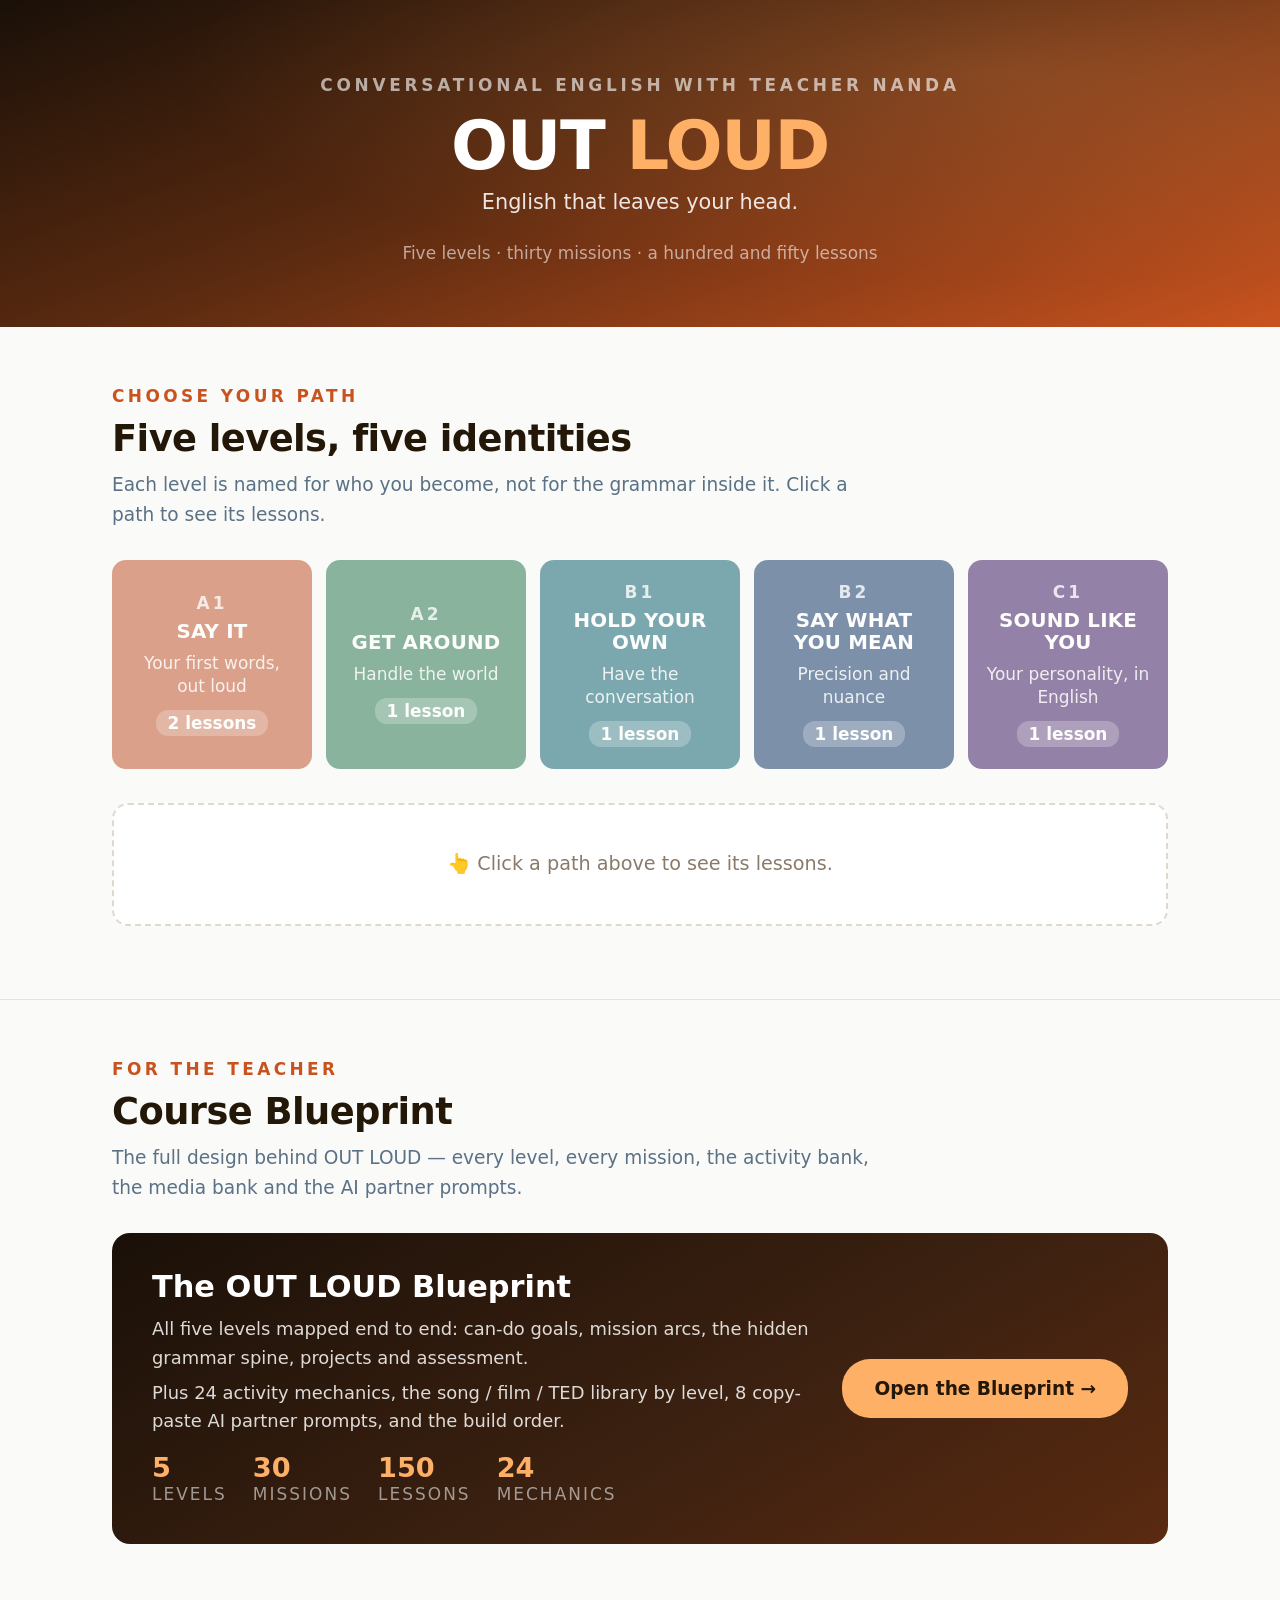
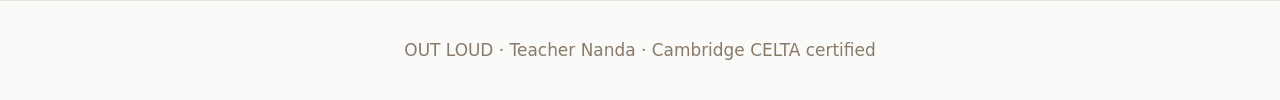
<file: index.html>
<!DOCTYPE html>
<html lang="en">
<head>
<meta charset="UTF-8">
<meta name="viewport" content="width=device-width, initial-scale=1.0">
<title>OUT LOUD — English with Teacher Nanda</title>
<style>
*,*::before,*::after{box-sizing:border-box;margin:0;padding:0}
html{scroll-behavior:smooth}
body{font-family:'Segoe UI',system-ui,sans-serif;background:#FAFAF8;color:#1C2B3A;line-height:1.6}

/* ── Hero ── */
.hero{background:linear-gradient(160deg,#1A1008 0%,#5A2A10 45%,#C9531F 100%);color:#fff;padding:72px 32px 60px;text-align:center;position:relative;overflow:hidden}
.hero::after{content:"";position:absolute;inset:0;background:radial-gradient(ellipse at 78% 22%,rgba(255,176,103,.18) 0%,transparent 58%)}
.hero>*{position:relative;z-index:2}
.kicker{font-size:1.06rem;letter-spacing:.22em;text-transform:uppercase;color:rgba(255,255,255,.62);font-weight:600}
h1{font-size:4.2rem;font-weight:900;letter-spacing:-.02em;line-height:1;margin:14px 0 6px}
h1 em{font-style:normal;color:#FFB067}
.tag{font-size:1.3rem;color:rgba(255,255,255,.88);font-weight:400}
.sub{font-size:1.06rem;color:rgba(255,255,255,.58);margin-top:20px}

/* ── Layout ── */
.wrap{max-width:1120px;margin:0 auto;padding:0 32px}
section{padding:56px 0}
section+section{border-top:1px solid #E8E2DA}
.sec-label{font-size:1.06rem;letter-spacing:.2em;text-transform:uppercase;font-weight:800;color:#C9531F;margin-bottom:8px}
h2.sec-title{font-size:2.3rem;font-weight:900;color:#231708;line-height:1.15;margin-bottom:10px;letter-spacing:-.015em}
.lede{font-size:1.16rem;color:#5A7186;max-width:760px;margin-bottom:30px}

/* ── Path selector ── */
.levels{display:grid;grid-template-columns:repeat(5,1fr);gap:14px}
@media(max-width:980px){.levels{grid-template-columns:1fr 1fr}}
@media(max-width:560px){.levels{grid-template-columns:1fr}.hero h1{font-size:3rem}}
.lv{--c:#E85D2A;border:none;border-radius:14px;padding:22px 16px;color:#fff;text-align:center;cursor:pointer;
   font-family:inherit;background:var(--c);position:relative;transition:transform .18s,box-shadow .18s,filter .18s,opacity .18s;
   opacity:.6;filter:saturate(.7)}
.lv:hover{transform:translateY(-4px);opacity:.92;filter:none}
.lv.on{opacity:1;filter:none;transform:translateY(-4px);box-shadow:0 10px 26px rgba(35,23,8,.3)}
.lv .code{display:block;font-size:1.06rem;letter-spacing:.18em;opacity:.82;margin-bottom:8px;font-weight:700}
.lv .name{display:block;font-size:1.24rem;font-weight:900;letter-spacing:.01em;line-height:1.15}
.lv .desc{display:block;font-size:1.06rem;opacity:.88;margin-top:8px;font-weight:400;line-height:1.35}
.lv .count{display:inline-block;margin-top:12px;background:rgba(255,255,255,.25);border-radius:12px;
   padding:3px 12px;font-size:1.06rem;font-weight:700}
.lv .tick{position:absolute;top:9px;right:13px;font-size:1.1rem;opacity:0;transition:opacity .18s}
.lv.on .tick{opacity:1}
.l-a1{--c:#E85D2A}.l-a2{--c:#2A8C5A}.l-b1{--c:#0E7A8A}.l-b2{--c:#1E4D8C}.l-c1{--c:#5B2D8B}

/* ── Lesson panel ── */
#panel{margin-top:34px;min-height:140px}
.panel-head{display:flex;align-items:baseline;gap:14px;flex-wrap:wrap;margin-bottom:6px}
.panel-head h3{font-size:1.8rem;font-weight:900}
.panel-head .pill{background:#F0E6DC;color:#5A4636;border-radius:14px;padding:3px 14px;font-size:1.06rem;font-weight:700}
.panel-sub{color:#5A7186;font-size:1.12rem;margin-bottom:22px;max-width:740px}
.empty{background:#fff;border:2px dashed #E0D8CE;border-radius:16px;padding:44px 30px;text-align:center;color:#8A7A6A;font-size:1.2rem}
.empty b{color:#C9531F}
.cards{display:grid;grid-template-columns:repeat(auto-fill,minmax(300px,1fr));gap:16px}
.c{display:block;background:#fff;border:1px solid #E8E2DA;border-radius:14px;padding:22px 24px;text-decoration:none;
   color:inherit;transition:transform .18s,box-shadow .18s,border-color .18s;border-left:5px solid var(--c,#C9531F)}
.c:hover{transform:translateY(-4px);box-shadow:0 10px 26px rgba(35,23,8,.14);border-color:var(--c,#C9531F)}
.c .code{font-size:1.06rem;letter-spacing:.14em;text-transform:uppercase;font-weight:800;color:var(--c,#C9531F);margin-bottom:6px}
.c .t{font-size:1.34rem;font-weight:800;color:#231708;margin-bottom:6px;line-height:1.2}
.c .d{font-size:1.06rem;color:#5A7186;line-height:1.5}
.c .go{margin-top:12px;font-size:1.06rem;font-weight:700;color:var(--c,#C9531F)}
.soon{background:#FBF8F4;border:2px dashed #E0D8CE;border-radius:14px;padding:22px 24px;color:#8A7A6A;font-size:1.06rem;line-height:1.5}
.soon b{color:#5A4636;display:block;font-size:1.16rem;margin-bottom:4px}

/* ── Blueprint ── */
.bp{background:linear-gradient(150deg,#1A1008 0%,#3A2010 55%,#5A2A10 100%);border-radius:18px;padding:36px 40px;color:#fff;
   display:flex;gap:32px;align-items:center;flex-wrap:wrap}
.bp-txt{flex:1;min-width:300px}
.bp h3{font-size:1.9rem;font-weight:900;margin-bottom:10px;line-height:1.2}
.bp p{color:rgba(255,255,255,.84);font-size:1.12rem;margin-bottom:6px}
.bp .stats{display:flex;gap:26px;margin-top:18px;flex-wrap:wrap}
.bp .stat b{display:block;font-size:1.7rem;font-weight:900;color:#FFB067;line-height:1}
.bp .stat span{font-size:1.06rem;letter-spacing:.12em;text-transform:uppercase;color:rgba(255,255,255,.55)}
.bp-btn{background:#FFB067;color:#231708;text-decoration:none;font-weight:800;font-size:1.16rem;
   padding:15px 32px;border-radius:28px;white-space:nowrap;transition:transform .18s,filter .18s}
.bp-btn:hover{transform:translateY(-3px);filter:brightness(1.08)}

footer{text-align:center;padding:36px;color:#8A7A6A;font-size:1.06rem;border-top:1px solid #E8E2DA}
</style>
</head>
<body>

<header class="hero">
  <div class="kicker">Conversational English with teacher Nanda</div>
  <h1>OUT <em>LOUD</em></h1>
  <p class="tag">English that leaves your head.</p>
  <p class="sub">Five levels · thirty missions · a hundred and fifty lessons</p>
</header>

<!-- ══════════ PATHS ══════════ -->
<section>
  <div class="wrap">
    <div class="sec-label">Choose your path</div>
    <h2 class="sec-title">Five levels, five identities</h2>
    <p class="lede">Each level is named for who you become, not for the grammar inside it. Click a path to see its lessons.</p>

    <div class="levels" id="levels"></div>

    <div id="panel">
      <div class="empty">👆 Click a path above to see its lessons.</div>
    </div>
  </div>
</section>

<!-- ══════════ COURSE BLUEPRINT ══════════ -->
<section>
  <div class="wrap">
    <div class="sec-label">For the teacher</div>
    <h2 class="sec-title">Course Blueprint</h2>
    <p class="lede">The full design behind OUT LOUD — every level, every mission, the activity bank, the media bank and the AI partner prompts.</p>

    <div class="bp">
      <div class="bp-txt">
        <h3>The OUT LOUD Blueprint</h3>
        <p>All five levels mapped end to end: can-do goals, mission arcs, the hidden grammar spine, projects and assessment.</p>
        <p>Plus 24 activity mechanics, the song / film / TED library by level, 8 copy-paste AI partner prompts, and the build order.</p>
        <div class="stats">
          <div class="stat"><b>5</b><span>Levels</span></div>
          <div class="stat"><b>30</b><span>Missions</span></div>
          <div class="stat"><b>150</b><span>Lessons</span></div>
          <div class="stat"><b>24</b><span>Mechanics</span></div>
        </div>
      </div>
      <a class="bp-btn" href="blueprint.html">Open the Blueprint →</a>
    </div>
  </div>
</section>

<footer>OUT LOUD · Teacher Nanda · Cambridge CELTA certified</footer>

<script>
var LEVELS = [
  { id:'A1', cls:'l-a1', color:'#E85D2A', name:'SAY IT',            desc:'Your first words, out loud',   blurb:'Your first 1,000 words — out loud. By the end you can hold a five-minute conversation with a stranger.' },
  { id:'A2', cls:'l-a2', color:'#2A8C5A', name:'GET AROUND',        desc:'Handle the world',             blurb:'Handle the world in English. Travel for two weeks without switching out of English once.' },
  { id:'B1', cls:'l-b1', color:'#0E7A8A', name:'HOLD YOUR OWN',     desc:'Have the conversation',        blurb:'Have the conversation, do not just survive it. Tell a story at dinner and get the laugh in the right place.' },
  { id:'B2', cls:'l-b2', color:'#1E4D8C', name:'SAY WHAT YOU MEAN', desc:'Precision and nuance',         blurb:'Precision, opinion, nuance. Disagree with your boss and have it land exactly how you intended.' },
  { id:'C1', cls:'l-c1', color:'#5B2D8B', name:'SOUND LIKE YOU',    desc:'Your personality, in English', blurb:'Your personality, in English. People stop complimenting your English and simply talk to you.' }
];

var COURSES = [
  { level:'A1', folder:'A1-M1-L1', code:'Mission 1 · Lesson 1', title:'This Is Me',             desc:'Introduce yourself — name, country, job, city — and keep going for a full minute.' },
  { level:'A1', folder:'A1-M1-L2', code:'Mission 1 · Lesson 2', title:'Say It Back',            desc:'Spell your name, give your number and email, and ask people to slow down.' },
  { level:'A2', folder:'A2-M1-L1', code:'Mission 1 · Lesson 1', title:'How Was Your Trip?',     desc:'Tell a trip from start to finish in the past — with -ed endings people understand first time.' },
  { level:'B1', folder:'B1-M1-L1', code:'Mission 1 · Lesson 1', title:'Set the Scene',          desc:'Open a story so people want the rest — past continuous for the background, past simple for the event.' },
  { level:'B2', folder:'B2-M1-L1', code:'Mission 1 · Lesson 1', title:'Yes, But',               desc:'Disagree without shutting anyone down: concede, pivot, assert.' },
  { level:'C1', folder:'C1-M1-L1', code:'Mission 1 · Lesson 1', title:'Where the Weight Falls', desc:'Place emphasis by restructuring the sentence — clefts, it-clefts and inversion.' }
];

var host = document.getElementById('levels');
var panel = document.getElementById('panel');
var active = null;

LEVELS.forEach(function (lv) {
  var n = COURSES.filter(function (c) { return c.level === lv.id; }).length;
  var b = document.createElement('button');
  b.className = 'lv ' + lv.cls;
  b.setAttribute('aria-pressed', 'false');
  b.innerHTML = '<span class="tick">●</span>'
    + '<span class="code">' + lv.id + '</span>'
    + '<span class="name">' + lv.name + '</span>'
    + '<span class="desc">' + lv.desc + '</span>'
    + '<span class="count">' + n + (n === 1 ? ' lesson' : ' lessons') + '</span>';
  b.onclick = function () { select(lv.id); };
  host.appendChild(b);
});

function select(id) {
  active = (active === id) ? null : id;    /* click the same path again to close it */
  render();
}

function render() {
  Array.prototype.forEach.call(host.children, function (el, i) {
    var on = LEVELS[i].id === active;
    el.classList.toggle('on', on);
    el.setAttribute('aria-pressed', on ? 'true' : 'false');
  });

  if (!active) {
    panel.innerHTML = '<div class="empty">👆 Click a path above to see its lessons.</div>';
    return;
  }

  var lv = LEVELS.filter(function (l) { return l.id === active; })[0];
  var list = COURSES.filter(function (c) { return c.level === active; });

  var html = '<div class="panel-head">'
    + '<h3 style="color:' + lv.color + '">' + lv.id + ' · ' + lv.name + '</h3>'
    + '<span class="pill">' + list.length + (list.length === 1 ? ' lesson ready' : ' lessons ready') + '</span>'
    + '</div>'
    + '<p class="panel-sub">' + lv.blurb + '</p>'
    + '<div class="cards">';

  list.forEach(function (c) {
    html += '<a class="c" style="--c:' + lv.color + '" href="' + c.folder + '/index.html">'
      + '<div class="code">' + c.code + '</div>'
      + '<div class="t">' + c.title + '</div>'
      + '<div class="d">' + c.desc + '</div>'
      + '<div class="go">Open the lesson →</div>'
      + '</a>';
  });

  html += '<div class="soon"><b>More coming</b>Mission 1 finishes with five lessons, ending in a project and a Can-Do Check. New lessons appear here as they are built.</div>'
       + '</div>';

  panel.innerHTML = html;
}
</script>
</body>
</html>
</file>
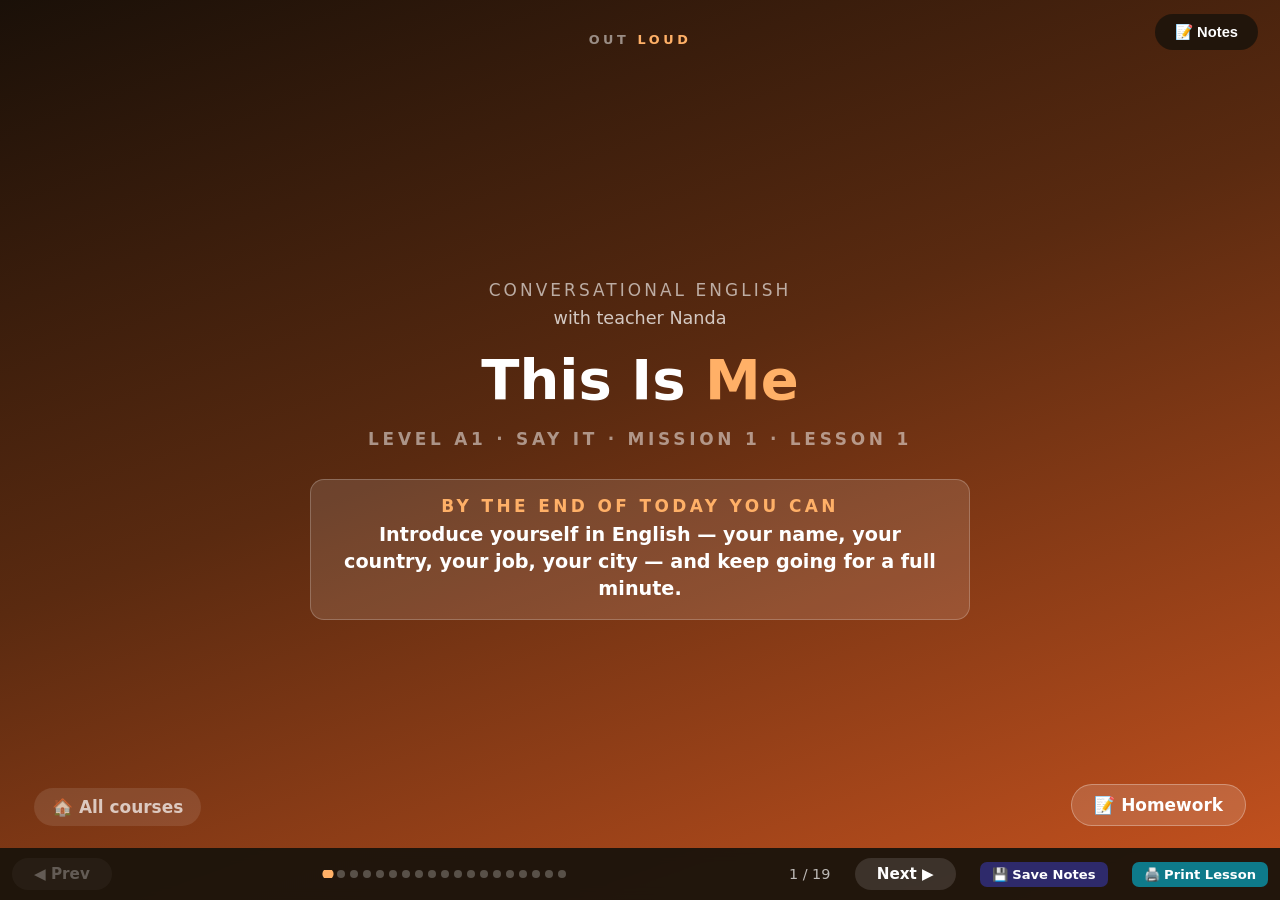
<file: A1-M1-L1/index.html>
<!DOCTYPE html>
<html lang="en">
<head>
<meta charset="UTF-8">
<meta name="viewport" content="width=device-width, initial-scale=1.0">
<title>OUT LOUD A1 · M1 · L1 — This Is Me</title>
<link rel="stylesheet" href="../engine/outloud.css">
</head>
<body>
<div id="deck">

<!-- ═══ COVER ═══ -->
<div class="slide cover" id="s1" data-label="Cover">
  <div class="title-inner">
    <div class="cover-brand">OUT <span>LOUD</span></div>
    <div class="title-label">Conversational English</div>
    <div class="title-sub">with teacher Nanda</div>
    <h1 class="title-main">This Is <span class="title-accent">Me</span></h1>
    <div class="title-meta">Level A1 · Say It · Mission 1 · Lesson 1</div>
    <div class="cando-cover">
      <div class="cc-l">By the end of today you can</div>
      <div class="cc-t">Introduce yourself in English — your name, your country, your job, your city — and keep going for a full minute.</div>
    </div>
    <a class="cover-home" href="../index.html">🏠 All courses</a>
    <button class="cover-hw-btn" data-goto-hw>📝 Homework</button>
  </div>
</div>

<!-- ═══ HOOK 1 ═══ -->
<div class="slide" id="s-hook" data-label="HOOK – Word Detective">
  <div class="banner b-hook"><span class="bnum">BEAT 1 · HOOK</span> You already speak English</div>
  <div class="slide-main"><div class="content">
    <h2>Word Detective</h2>
    <p class="instruction">Say each word out loud. Then click it — you will see it inside a real English sentence, and you can hear it.</p>
    <p class="inst-light">You have never studied English. You already know all twelve of these words.</p>
    <div data-ex="flip">
      <div class="flipgrid">
        <div class="flip" data-say-word="My hotel is near the airport."><span class="fw">hotel</span><span class="fb">My hotel is near the airport.</span><span class="fh">click</span></div>
        <div class="flip" data-say-word="I take a taxi to work."><span class="fw">taxi</span><span class="fb">I take a taxi to work.</span><span class="fh">click</span></div>
        <div class="flip" data-say-word="This restaurant is very good."><span class="fw">restaurant</span><span class="fb">This restaurant is very good.</span><span class="fh">click</span></div>
        <div class="flip" data-say-word="I love dark chocolate."><span class="fw">chocolate</span><span class="fb">I love dark chocolate.</span><span class="fh">click</span></div>
        <div class="flip" data-say-word="My sister is a doctor."><span class="fw">doctor</span><span class="fb">My sister is a doctor.</span><span class="fh">click</span></div>
        <div class="flip" data-say-word="I listen to music every day."><span class="fw">music</span><span class="fb">I listen to music every day.</span><span class="fh">click</span></div>
        <div class="flip" data-say-word="No problem!"><span class="fw">problem</span><span class="fb">No problem!</span><span class="fh">click</span></div>
        <div class="flip" data-say-word="My family is very big."><span class="fw">family</span><span class="fb">My family is very big.</span><span class="fh">click</span></div>
        <div class="flip" data-say-word="The internet is slow today."><span class="fw">internet</span><span class="fb">The internet is slow today.</span><span class="fh">click</span></div>
        <div class="flip" data-say-word="This is very important."><span class="fw">important</span><span class="fb">This is very important.</span><span class="fh">click</span></div>
        <div class="flip" data-say-word="Can I take a photo?"><span class="fw">photo</span><span class="fb">Can I take a photo?</span><span class="fh">click</span></div>
        <div class="flip" data-say-word="I work for an international company."><span class="fw">international</span><span class="fb">I work for an international company.</span><span class="fh">click</span></div>
      </div>
      <div class="btnrow"><button class="btn btn-reset" data-reset>↺ Reset</button></div>
    </div>
  </div></div>
</div>

<!-- ═══ HOOK 2 ═══ -->
<div class="slide" id="s-hook2" data-label="HOOK – Beat the Clock">
  <div class="banner b-hook"><span class="bnum">BEAT 1 · HOOK</span> Beat the Clock</div>
  <div class="slide-main"><div class="content">
    <h2>Sixty seconds. How many can you say?</h2>
    <p class="instruction">Say English words you already know. Any word at all. Press the big button every time you say one.</p>
    <p class="inst-light">Say it out loud — thinking it does not count. We do this again at the end of the mission.</p>
    <div data-ex="btc" data-seconds="60">
      <div class="btc">
        <div class="btc-l">
          <div class="btc-bar"><div class="btc-fill"></div></div>
          <div class="btc-time">60</div>
          <div class="btnrow" style="text-align:center">
            <button class="btn btn-check" data-btc-start>▶ Start</button>
            <button class="btn btn-reset" data-reset>↺ Reset</button>
          </div>
          <div class="btc-best"></div>
        </div>
        <div style="text-align:center">
          <div class="btc-count">0</div>
          <div class="btc-lab">Words said</div>
          <div style="margin-top:14px"><button class="btc-tap" disabled>TAP</button></div>
        </div>
      </div>
    </div>
  </div></div>
</div>

<!-- ═══ INPUT 1 ═══ -->
<div class="slide" id="s-input" data-label="INPUT – Four people">
  <div class="banner b-input"><span class="bnum">BEAT 2 · INPUT</span> Four people, four countries</div>
  <div class="slide-main"><div class="content">
    <h2>Four real conversations</h2>
    <p class="instruction">Listen to each conversation. Write the <b>name</b> you hear, and check the greeting they use.</p>
    <p class="inst-light">Do not try to understand every word. You are listening for two things only: a name, and hello or hi.</p>

    <div data-ex="gap">
      <div class="cols2">
        <div>
          <div class="card">
            <div class="mt-h">Conversation 1</div>
            <div class="audio-box"><audio controls src="AEF3e_Starter_SB_1.02-1.mp3"></audio></div>
            <p style="font-size:1.06rem;line-height:2.4">The name is <input class="gap" style="width:170px" data-ans="" data-alt="|"></p>
          </div>
          <div class="card">
            <div class="mt-h">Conversation 2</div>
            <div class="audio-box"><audio controls src="AEF3e_Starter_SB_1.02-2.mp3"></audio></div>
            <p style="font-size:1.06rem;line-height:2.4">The name is <input class="gap" style="width:170px" data-ans="" data-alt="|"></p>
          </div>
        </div>
        <div>
          <div class="card">
            <div class="mt-h">Conversation 3</div>
            <div class="audio-box"><audio controls src="AEF3e_Starter_SB_1.02-3.mp3"></audio></div>
            <p style="font-size:1.06rem;line-height:2.4">The name is <input class="gap" style="width:170px" data-ans="" data-alt="|"></p>
          </div>
          <div class="card">
            <div class="mt-h">Conversation 4</div>
            <div class="audio-box"><audio controls src="AEF3e_Starter_SB_1.02-4.mp3"></audio></div>
            <p style="font-size:1.06rem;line-height:2.4">The name is <input class="gap" style="width:170px" data-ans="" data-alt="|"></p>
          </div>
        </div>
      </div>
      <div class="btnrow"><button class="btn btn-reset" data-reset>↺ Reset</button></div>
    </div>

    <div class="ccq">
      <div class="cl">💭 Now tell me</div>
      <ul>
        <li>Did you hear <b>hello</b> or <b>hi</b> more often? <em>(both — hi is more informal)</em></li>
        <li>What did they say after the name? <em>(Nice to meet you)</em></li>
        <li>Did anybody say "I am"? <em>(no — everybody said "I'm")</em></li>
      </ul>
    </div>
    <div class="tnote"><b>Teacher note:</b> the names are checked by ear, not by the answer key — write them on screen in the notes panel as the student says them, so they see their own spelling attempt next to the real one.</div>
  </div></div>
</div>

<!-- ═══ INPUT — meet four people ═══ -->
<div class="slide" id="s-input-meet" data-label="INPUT – Four people, four countries">
  <div class="banner b-input"><span class="bnum">BEAT 2 · INPUT</span> Four people, four countries</div>
  <div class="slide-main"><div class="content">
    <h2>Who is who?</h2>
    <p class="instruction">Click 🔊 to hear each person. Then click a name on the left and click what they say on the right.</p>

    <div data-ex="match">
      <div class="cols2">
        <div data-side="l">
          <div class="mt-h">The people</div>
          <div class="mt-item" data-k="0">1 · Marco</div>
          <div class="mt-item" data-k="1">2 · Amara</div>
          <div class="mt-item" data-k="2">3 · Yuki</div>
          <div class="mt-item" data-k="3">4 · Sofia</div>
        </div>
        <div data-side="r">
          <div class="mt-h">What they say</div>
          <div class="mt-item" data-k="2"><span data-say="Hi. I'm Yuki. I'm from Japan. I'm a nurse.">🇯🇵 "Hi. I'm Yuki. I'm from Japan. I'm a nurse."</span></div>
          <div class="mt-item" data-k="0"><span data-say="Hello. I'm Marco. I'm from Italy. I'm a chef.">🇮🇹 "Hello. I'm Marco. I'm from Italy. I'm a chef."</span></div>
          <div class="mt-item" data-k="3"><span data-say="Hi. I'm Sofia. I'm from Mexico. I'm a student.">🇲🇽 "Hi. I'm Sofia. I'm from Mexico. I'm a student."</span></div>
          <div class="mt-item" data-k="1"><span data-say="Hello. I'm Amara. I'm from Nigeria. I'm an engineer.">🇳🇬 "Hello. I'm Amara. I'm from Nigeria. I'm an engineer."</span></div>
        </div>
      </div>
      <div class="btnrow">
        <button class="btn btn-check" data-check>✓ Check Answers</button>
        <button class="btn btn-reset" data-reset>↺ Reset</button>
      </div>
    </div>
  </div></div>
</div>

<!-- ═══ INPUT 2 ═══ -->
<div class="slide" id="s-input2" data-label="INPUT – Notice the pattern">
  <div class="banner b-input"><span class="bnum">BEAT 2 · INPUT</span> Notice the pattern</div>
  <div class="slide-main"><div class="content">
    <h2>Every single person said the same word</h2>
    <p class="instruction">Look at the four sentences again. Which word is in every sentence?</p>
    <div class="card" style="font-size:1.2rem;line-height:2.2">
      I<b style="color:var(--c)">'m</b> Yuki. I<b style="color:var(--c)">'m</b> from Japan.<br>
      I<b style="color:var(--c)">'m</b> Marco. I<b style="color:var(--c)">'m</b> from Italy.<br>
      I<b style="color:var(--c)">'m</b> Sofia. I<b style="color:var(--c)">'m</b> from Mexico.<br>
      I<b style="color:var(--c)">'m</b> Amara. I<b style="color:var(--c)">'m</b> from Nigeria.
    </div>
    <p class="inst-light">Nobody said "I <b>am</b> from Japan." Everybody said <span data-say="I'm">"I'm"</span> <i data-ipa="aɪm"></i>. That is how real people speak — and that is what we are learning today.</p>
    <div class="ccq">
      <div class="cl">💭 Tell me</div>
      <ul>
        <li>Is "I'm" one word or two words? <em>(two — I + am)</em></li>
        <li>Which is faster to say: "I am" or "I'm"? <em>(I'm)</em></li>
        <li>Which one do people use when they speak? <em>(I'm — almost always)</em></li>
      </ul>
    </div>
  </div></div>
</div>

<!-- ═══ BUILD Meaning ═══ -->
<div class="slide" id="s-build-m" data-label="BUILD – Meaning">
  <div class="banner b-build"><span class="bnum">BEAT 3 · BUILD</span> Meaning</div>
  <div class="slide-main"><div class="content">
    <h2>One tiny word does an enormous job</h2>
    <p class="instruction">In English you cannot say "I teacher." You must say "I <b>am</b> a teacher."</p>
    <div class="card">
      <p style="font-size:1.24rem;line-height:2.2">
        ❌ <span style="color:#C62828">I Brazilian.</span> &nbsp;→&nbsp; ✅ <span style="color:#1A7A4A;font-weight:800;background:#E3F5EA;padding:2px 8px;border-radius:5px" data-say="I'm Brazilian.">I'm Brazilian.</span><br>
        ❌ <span style="color:#C62828">She doctor.</span> &nbsp;→&nbsp; ✅ <span style="color:#1A7A4A;font-weight:800;background:#E3F5EA;padding:2px 8px;border-radius:5px" data-say="She's a doctor.">She's a doctor.</span><br>
        ❌ <span style="color:#C62828">We from Portugal.</span> &nbsp;→&nbsp; ✅ <span style="color:#1A7A4A;font-weight:800;background:#E3F5EA;padding:2px 8px;border-radius:5px" data-say="We're from Portugal.">We're from Portugal.</span>
      </p>
    </div>
    <div class="ccq">
      <div class="cl">💭 Check your understanding</div>
      <ul>
        <li>In "I'm a teacher" — am I talking about now, or about yesterday? <em>(now)</em></li>
        <li>Can I say "I teacher" in English? <em>(no — never)</em></li>
        <li>Do I need this little word in every sentence? <em>(yes, when there is no other verb)</em></li>
      </ul>
    </div>
  </div></div>
</div>

<!-- ═══ BUILD Form ═══ -->
<div class="slide" id="s-build-f" data-label="BUILD – Form">
  <div class="banner b-build"><span class="bnum">BEAT 3 · BUILD</span> Form</div>
  <div class="slide-main"><div class="content">
    <h2>All six, in one picture</h2>
    <div class="formula"><span>I / you / he / she / we / they</span> + <span>am / are / is</span> + <span>the rest</span></div>
    <div class="fgrid">
      <div class="fcell"><b>I am</b><span class="ctr">→ I'm</span></div>
      <div class="fcell"><b>you are</b><span class="ctr">→ you're</span></div>
      <div class="fcell"><b>he is</b><span class="ctr">→ he's</span></div>
      <div class="fcell"><b>she is</b><span class="ctr">→ she's</span></div>
      <div class="fcell"><b>we are</b><span class="ctr">→ we're</span></div>
      <div class="fcell"><b>they are</b><span class="ctr">→ they're</span></div>
    </div>
    <p class="inst-light">Three words do all the work: <b>am</b> (only with I), <b>is</b> (he, she, it), <b>are</b> (you, we, they). That is the whole rule.</p>
    <div class="card tint">
      <p class="instruction" style="margin-bottom:6px">To ask a question, swap the first two words:</p>
      <p style="font-size:1.14rem;line-height:2">
        You are from Brazil. → <b style="color:#4A1A6A" data-say="Are you from Brazil?">Are you</b> from Brazil?<br>
        She is a doctor. → <b style="color:#4A1A6A" data-say="Is she a doctor?">Is she</b> a doctor?
      </p>
    </div>
  </div></div>
</div>

<!-- ═══ BUILD Pronunciation ═══ -->
<div class="slide" id="s-build-p" data-label="BUILD – Pronunciation (IPA)">
  <div class="banner b-build"><span class="bnum">BEAT 3 · BUILD</span> Pronunciation</div>
  <div class="slide-main"><div class="content">
    <h2>Say the short one. Always.</h2>
    <p class="instruction">Click 🔊 and repeat. The long form is correct — but it is not what people say.</p>
    <div class="cols3">
      <div class="wordcard"><div class="w" data-say="I'm">I'm</div><div class="p"><i data-ipa="aɪm"></i></div></div>
      <div class="wordcard"><div class="w" data-say="you're">you're</div><div class="p"><i data-ipa="jʊr"></i></div></div>
      <div class="wordcard"><div class="w" data-say="he's">he's</div><div class="p"><i data-ipa="hiz"></i></div></div>
      <div class="wordcard"><div class="w" data-say="she's">she's</div><div class="p"><i data-ipa="ʃiz"></i></div></div>
      <div class="wordcard"><div class="w" data-say="we're">we're</div><div class="p"><i data-ipa="wɪr"></i></div></div>
      <div class="wordcard"><div class="w" data-say="they're">they're</div><div class="p"><i data-ipa="ðɛr"></i></div></div>
      <div class="wordcard"><div class="w" data-say="it's">it's</div><div class="p"><i data-ipa="ɪts"></i></div></div>
      <div class="wordcard"><div class="w" data-say="that's">that's</div><div class="p"><i data-ipa="ðæts"></i></div></div>
      <div class="wordcard"><div class="w" data-say="what's">what's</div><div class="p"><i data-ipa="wʌts"></i></div></div>
    </div>

    <h2 style="margin-top:26px;font-size:1.4rem">Three sounds to start with</h2>
    <p class="inst-light">American English File teaches sounds with pictures. These are your first three.</p>
    <div class="cols3">
      <div class="wordcard"><div class="w" data-say="house">house</div><div class="p"><i data-ipa="haʊs"></i></div><div style="font-size:1.06rem;color:#8A7A6A;margin-top:6px">the sound <b>/h/</b> — push air out</div></div>
      <div class="wordcard"><div class="w" data-say="bike">bike</div><div class="p"><i data-ipa="baɪk"></i></div><div style="font-size:1.06rem;color:#8A7A6A;margin-top:6px">the sound <b>/aɪ/</b> — as in "I'm"</div></div>
      <div class="wordcard"><div class="w" data-say="tree">tree</div><div class="p"><i data-ipa="tri"></i></div><div style="font-size:1.06rem;color:#8A7A6A;margin-top:6px">the sound <b>/i/</b> — as in "he's"</div></div>
    </div>
    <p class="inst-light" style="margin-top:14px">🎧 The book audio for these three sounds:</p>
    <div class="audio-box"><audio controls src="AEF3e_Starter_SB_1.11.mp3"></audio></div>
    <div class="audio-box"><audio controls src="AEF3e_Starter_SB_1.12.mp3"></audio></div>

    <div class="card tint">
      <p class="instruction" style="margin-bottom:4px">🎯 Say this five times, faster each time:</p>
      <p style="font-size:1.36rem;font-weight:800;color:var(--c)" data-say="I'm Nanda, I'm from Brazil, and I'm a teacher." data-say-big>"I'm Nanda, I'm from Brazil, and I'm a teacher."</p>
    </div>
  </div></div>
</div>

<!-- ═══ BUILD Practice ═══ -->
<div class="slide" id="s-build-prac" data-label="BUILD – Practice">
  <div class="banner b-build"><span class="bnum">BEAT 3 · BUILD</span> Practice</div>
  <div class="slide-main"><div class="content">
    <h2>Fill the gap</h2>
    <p class="instruction">Write <b>am</b>, <b>is</b> or <b>are</b>. Say the whole sentence out loud before you type it.</p>
    <div data-ex="gap">
      <div class="cols2">
        <div>
          <p style="font-size:1.08rem;line-height:2.6">1 &nbsp; I <input class="gap" style="width:110px" data-ans="am"> from Brazil.</p>
          <p style="font-size:1.08rem;line-height:2.6">2 &nbsp; She <input class="gap" style="width:110px" data-ans="is"> a doctor.</p>
          <p style="font-size:1.08rem;line-height:2.6">3 &nbsp; They <input class="gap" style="width:110px" data-ans="are"> my parents.</p>
          <p style="font-size:1.08rem;line-height:2.6">4 &nbsp; You <input class="gap" style="width:110px" data-ans="are"> a good student.</p>
        </div>
        <div>
          <p style="font-size:1.08rem;line-height:2.6">5 &nbsp; We <input class="gap" style="width:110px" data-ans="are"> in the same class.</p>
          <p style="font-size:1.08rem;line-height:2.6">6 &nbsp; It <input class="gap" style="width:110px" data-ans="is"> a beautiful city.</p>
          <p style="font-size:1.08rem;line-height:2.6">7 &nbsp; <input class="gap" style="width:110px" data-ans="are"> you an engineer?</p>
          <p style="font-size:1.08rem;line-height:2.6">8 &nbsp; My name <input class="gap" style="width:110px" data-ans="is"> Marco.</p>
        </div>
      </div>
      <div class="btnrow">
        <button class="btn btn-check" data-check>✓ Check Answers</button>
        <button class="btn btn-reset" data-reset>↺ Reset</button>
      </div>
    </div>
  </div></div>
</div>

<!-- ═══ BUILD Surgery ═══ -->
<div class="slide" id="s-build-surg" data-label="BUILD – Sentence Surgery">
  <div class="banner b-build"><span class="bnum">BEAT 3 · BUILD</span> Sentence Surgery</div>
  <div class="slide-main"><div class="content">
    <h2>🩺 These sentences are sick. Operate.</h2>
    <p class="instruction">Click the word that is wrong. Then choose the cure.</p>
    <div data-ex="surgery">
      <div class="surg" data-say-full="I am a teacher in Lisbon.">
        <div class="surg-s"><span class="sw">I</span><span class="sw" data-bad>teacher</span><span class="sw">in</span><span class="sw">Lisbon.</span></div>
        <div class="cures"><span class="cure" data-ok>am a teacher</span><span class="cure">teachers</span><span class="cure">is teacher</span></div>
      </div>
      <div class="surg" data-say-full="She is my sister.">
        <div class="surg-s"><span class="sw">She</span><span class="sw" data-bad>are</span><span class="sw">my</span><span class="sw">sister.</span></div>
        <div class="cures"><span class="cure" data-ok>is</span><span class="cure">am</span><span class="cure">be</span></div>
      </div>
      <div class="surg" data-say-full="They are from Japan.">
        <div class="surg-s"><span class="sw">They</span><span class="sw" data-bad>is</span><span class="sw">from</span><span class="sw">Japan.</span></div>
        <div class="cures"><span class="cure" data-ok>are</span><span class="cure">am</span><span class="cure">be</span></div>
      </div>
      <div class="surg" data-say-full="Are you a doctor?">
        <div class="surg-s"><span class="sw" data-bad>Is</span><span class="sw">you</span><span class="sw">a</span><span class="sw">doctor?</span></div>
        <div class="cures"><span class="cure" data-ok>Are</span><span class="cure">Am</span><span class="cure">Be</span></div>
      </div>
      <div class="vitals"><div class="vitals-f"></div></div>
      <div class="btnrow"><button class="btn btn-reset" data-reset>↺ Reset</button></div>
    </div>
  </div></div>
</div>

<!-- ═══ PLAY Escalator ═══ -->
<div class="slide" id="s-play" data-label="PLAY – The Escalator">
  <div class="banner b-play"><span class="bnum">BEAT 4 · PLAY</span> The Escalator</div>
  <div class="slide-main"><div class="content">
    <h2>🪜 Start with two words. Finish with fifteen.</h2>
    <p class="instruction">Say the sentence out loud first, then write it. Every step you add one new piece — and you never delete anything.</p>
    <div data-ex="escalator">
      <div class="esc-step"><div class="esc-n">1</div><div class="esc-b">
        <div class="esc-ask">Your name</div><div class="esc-eg">I'm Nanda.</div><input class="esc-in"></div></div>
      <div class="esc-step"><div class="esc-n">2</div><div class="esc-b">
        <div class="esc-ask">+ your country</div><div class="esc-eg">I'm Nanda and I'm from Brazil.</div><input class="esc-in"></div></div>
      <div class="esc-step"><div class="esc-n">3</div><div class="esc-b">
        <div class="esc-ask">+ your job</div><div class="esc-eg">I'm Nanda, I'm from Brazil, and I'm an English teacher.</div><input class="esc-in"></div></div>
      <div class="esc-step"><div class="esc-n">4</div><div class="esc-b">
        <div class="esc-ask">+ where you live now</div><div class="esc-eg">…and I live in Lisbon.</div><input class="esc-in"></div></div>
      <div class="esc-step"><div class="esc-n">5</div><div class="esc-b">
        <div class="esc-ask">+ one thing you love</div><div class="esc-eg">…and I love coffee and old movies.</div><input class="esc-in"></div></div>
      <div class="esc-meter">
        <div><span class="em-l">Words in your sentence now</span><b data-esc-words>0</b></div>
        <div><span class="em-l">Step 1 had</span><b data-esc-start>0</b></div>
        <div><span class="em-l">You grew it by</span><b data-esc-grow>0×</b></div>
        <button class="btn btn-check" data-esc-next>↓ Next step</button>
      </div>
    </div>
  </div></div>
</div>

<!-- ═══ PLAY Two Truths ═══ -->
<div class="slide" id="s-play2" data-label="PLAY – Two Truths and a Lie">
  <div class="banner b-play"><span class="bnum">BEAT 4 · PLAY</span> Two Truths and a Lie</div>
  <div class="slide-main"><div class="content">
    <h2>🔀 Two of these are true. One is not.</h2>
    <p class="instruction">Write three sentences about yourself: two true, one false. Every sentence starts with <b>I'm</b>. I have to guess the lie.</p>
    <div data-ex="ttl">
      <div class="card">
        <p style="line-height:2.4;font-size:1.06rem">
          <b style="color:#2A8C5A">A</b> &nbsp; <input class="line" style="width:calc(100% - 44px)"><br>
          <b style="color:#2A8C5A">B</b> &nbsp; <input class="line" style="width:calc(100% - 44px)"><br>
          <b style="color:#2A8C5A">C</b> &nbsp; <input class="line" style="width:calc(100% - 44px)">
        </p>
      </div>
      <p class="inst-light">💡 Ideas: I'm from… · I'm a… · I'm 30 years old · I'm married · I'm very good at… · I'm afraid of…</p>
      <div class="card tint">
        <p class="instruction" style="margin-bottom:6px">Now my turn — and you ask me questions:</p>
        <p style="font-size:1.06rem;line-height:1.9">
          A · <span data-say="I'm from São Paulo.">I'm from Sao Paulo.</span> &nbsp; B · <span data-say="I'm a Cambridge CELTA teacher.">I'm a Cambridge CELTA teacher.</span> &nbsp; C · <span data-say="I'm fluent in seven languages.">I'm fluent in seven languages.</span>
        </p>
        <div class="btnrow"><button class="btn btn-key" data-key>🔑 Show Answer Key</button></div>
        <div class="key"><b>C is the lie</b> — I speak five languages, not seven. Now ask me: "Are you from Sao Paulo?" · "Are you a teacher?"</div>
      </div>
      <div class="btnrow"><button class="btn btn-reset" data-reset>↺ Reset</button></div>
    </div>
  </div></div>
</div>

<!-- ═══ LAND ═══ -->
<div class="slide" id="s-land" data-label="LAND – Fluency Log">
  <div class="banner b-land"><span class="bnum">BEAT 5 · LAND</span> Your Fluency Log</div>
  <div class="slide-main"><div class="content">
    <div class="cando">
      <div class="cs-l">✅ Unlocked today</div>
      <div class="cs-t">I can introduce myself in English — my name, my country, my job and my city — and keep going for a full minute.</div>
    </div>
    <p class="instruction">Record sixty seconds. Say everything you can about yourself. Do not stop, do not correct yourself, do not worry about mistakes.</p>
    <p class="inst-light">We keep this recording. In thirty lessons we play it again — and you will not believe it is you.</p>
    <div data-ex="recorder" data-max="90">
      <div class="rec">
        <div><span class="rec-dot"></span><span class="rec-t">0:00</span></div>
        <div style="margin-top:10px">
          <button class="btn-rec" data-rec-start>● Start recording</button>
          <button class="btn-rec stop" data-rec-stop disabled>■ Stop</button>
        </div>
        <div class="rec-play"><audio controls></audio></div>
        <p class="rec-note">Recording happens inside your browser. Nothing is uploaded anywhere.</p>
      </div>
    </div>
    <div class="tnote"><b>Teacher setup:</b> after the lesson, right-click the player → <b>Save audio as…</b> and save it as <b>lesson-01.webm</b> in this student's Fluency Log folder.</div>
  </div></div>
</div>

<!-- ═══ HOMEWORK COVER ═══ -->
<div class="slide cover hw" id="hw-cover" data-label="Homework Cover">
  <div class="title-inner">
    <div class="title-label">This Is Me</div>
    <h1 class="title-main">Home<span class="title-accent">work</span></h1>
    <div class="title-sub">Five minutes a day. Not forty minutes on Sunday.</div>
  </div>
</div>

<!-- ═══ HW1 ═══ -->
<div class="slide" id="hw-streak" data-label="HW1 – 7-Day Streak">
  <div class="banner b-hw"><span class="bnum">HW1</span> The 7-Day Streak Card</div>
  <div class="slide-main"><div class="content">
    <h2>Seven days. Five minutes each.</h2>
    <p class="instruction">Click a day when you finish it. Bring this back next lesson.</p>
    <div data-ex="streak">
      <div class="streak">
        <div class="day"><div class="day-n">Mon</div><div class="day-t">Say "I'm ___" about yourself <b>ten times</b>, out loud, in the mirror.</div><div class="day-x">✅</div></div>
        <div class="day"><div class="day-n">Tue</div><div class="day-t">Write <b>five</b> sentences about your family: He's… She's… They're…</div><div class="day-x">✅</div></div>
        <div class="day"><div class="day-n">Wed</div><div class="day-t">Find <b>ten English words</b> in your home. Photograph them.</div><div class="day-x">✅</div></div>
        <div class="day"><div class="day-n">Thu</div><div class="day-t">Listen to <b>What a Wonderful World</b>. Count the words you understand.</div><div class="day-x">✅</div></div>
        <div class="day"><div class="day-n">Fri</div><div class="day-t">Ask a friend <b>three questions</b> in English: Are you…? Is he…?</div><div class="day-x">✅</div></div>
        <div class="day"><div class="day-n">Sat</div><div class="day-t">Do the <b>AI Partner Card</b> on the next page. Ten minutes.</div><div class="day-x">✅</div></div>
        <div class="day"><div class="day-n">Sun</div><div class="day-t">Record your <b>60-second voice note</b> and send it to me.</div><div class="day-x">✅</div></div>
      </div>
      <div class="btnrow"><button class="btn btn-reset" data-reset>↺ Reset</button></div>
    </div>
  </div></div>
</div>

<!-- ═══ HW2 ═══ -->
<div class="slide" id="hw-gap" data-label="HW2 – Short forms">
  <div class="banner b-hw"><span class="bnum">HW2</span> Short forms</div>
  <div class="slide-main"><div class="content">
    <h2>Complete the sentences</h2>
    <p class="instruction">Write the short form: <b>I'm</b>, <b>you're</b>, <b>he's</b>, <b>she's</b>, <b>it's</b>, <b>we're</b> or <b>they're</b>.</p>
    <div data-ex="gap">
      <div class="cols2">
        <div>
          <p style="font-size:1.06rem;line-height:2.7">1 &nbsp; <span style="background:#E3F5EA;color:#1A7A4A;font-weight:800;padding:1px 7px;border-radius:5px">I'm</span> from Portugal. <em style="color:#8A7A6A;font-size:1.06rem">(I am)</em></p>
          <p style="font-size:1.06rem;line-height:2.7">2 &nbsp; <input class="gap" style="width:130px" data-ans="she's" data-alt="she is"> a nurse. <em style="color:#8A7A6A;font-size:1.06rem">(she is)</em></p>
          <p style="font-size:1.06rem;line-height:2.7">3 &nbsp; <input class="gap" style="width:130px" data-ans="they're" data-alt="they are"> my friends. <em style="color:#8A7A6A;font-size:1.06rem">(they are)</em></p>
          <p style="font-size:1.06rem;line-height:2.7">4 &nbsp; <input class="gap" style="width:130px" data-ans="it's" data-alt="it is"> very cold today. <em style="color:#8A7A6A;font-size:1.06rem">(it is)</em></p>
        </div>
        <div>
          <p style="font-size:1.06rem;line-height:2.7">5 &nbsp; <input class="gap" style="width:130px" data-ans="he's" data-alt="he is"> an engineer. <em style="color:#8A7A6A;font-size:1.06rem">(he is)</em></p>
          <p style="font-size:1.06rem;line-height:2.7">6 &nbsp; <input class="gap" style="width:130px" data-ans="we're" data-alt="we are"> in the same class. <em style="color:#8A7A6A;font-size:1.06rem">(we are)</em></p>
          <p style="font-size:1.06rem;line-height:2.7">7 &nbsp; <input class="gap" style="width:130px" data-ans="you're" data-alt="you are"> a very good student. <em style="color:#8A7A6A;font-size:1.06rem">(you are)</em></p>
          <p style="font-size:1.06rem;line-height:2.7">8 &nbsp; <input class="gap" style="width:130px" data-ans="i'm" data-alt="i am"> tired. <em style="color:#8A7A6A;font-size:1.06rem">(I am)</em></p>
        </div>
      </div>
      <div class="btnrow">
        <button class="btn btn-check" data-check>✓ Check Answers</button>
        <button class="btn btn-reset" data-reset>↺ Reset</button>
      </div>
    </div>
  </div></div>
</div>

<!-- ═══ HW3 ═══ -->
<div class="slide" id="hw-ai" data-label="HW3 – AI Partner Card">
  <div class="banner b-hw"><span class="bnum">HW3</span> Your AI Partner Card</div>
  <div class="slide-main"><div class="content">
    <h2>🤖 Ten minutes with a partner who never gets tired</h2>
    <p class="instruction">Open ChatGPT, Claude or Gemini. Copy this in exactly. Answer out loud <em>and</em> in writing.</p>
    <div class="aicard" id="ai1">You are my English conversation partner. My level is A1 — I am a beginner.

Ask me 12 questions, ONE AT A TIME, and wait for my answer each time.
Every question must be answerable with "I'm…", "He's…", "She's…",
"They're…" or "It's…". Topic: me, my family, my job and my city.

Use only very simple English. Keep your questions under 8 words.

After each answer: if I used am/is/are incorrectly, show me the corrected
sentence in bold, then move on. Ignore every other kind of mistake.
Do not explain grammar unless I ask you to.

Start with question 1 now.</div>
    <button class="btn-copy" data-copy="ai1">📋 Copy the prompt</button>
    <p class="inst-light" style="margin-top:14px">Then screenshot <b>one answer you are proud of</b> and <b>one that was hard</b>. Bring both.</p>
  </div></div>
</div>

<!-- ═══ HW4 ═══ -->
<div class="slide" id="hw-voice" data-label="HW4 – Voice Note">
  <div class="banner b-hw"><span class="bnum">HW4</span> The Voice Note</div>
  <div class="slide-main"><div class="content">
    <h2>🎤 Sixty seconds. Send it to me.</h2>
    <p class="instruction">Before our next lesson, record yourself answering this — and do not write a script first.</p>
    <div class="card tint">
      <p style="font-size:1.34rem;font-weight:800;color:var(--c);line-height:1.6" data-say="Hello Nanda. I'm... I'm from... I'm a... I live in... And I love...">"Hello Nanda. I'm ___. I'm from ___. I'm a ___. I live in ___. And I love ___."</p>
      <p class="inst-light" style="margin-top:12px;margin-bottom:0">Then keep going for as long as you can. Say anything. Repeat yourself if you need to. <b>Sixty seconds — that is the only rule.</b></p>
    </div>
    <div class="card">
      <p class="instruction" style="margin-bottom:8px">✍️ Optional — plan it here, then close the screen and speak without looking:</p>
      <textarea class="bigbox" style="min-height:110px"></textarea>
    </div>
    <p class="inst-light">I will send you a voice note back. Not a correction — just a reply. 🎧</p>
  </div></div>
</div>

</div><!-- /deck -->

<script src="../engine/outloud.js"></script>
<script>
OUTLOUD.init({
  level: 'a1',
  code: 'A1 · Mission 1 · Lesson 1',
  title: 'This Is Me',
  url: 'https://teacher-nanda.github.io/OUT-LOUD/A1-M1-L1/index.html'
});
</script>
</body>
</html>
</file>
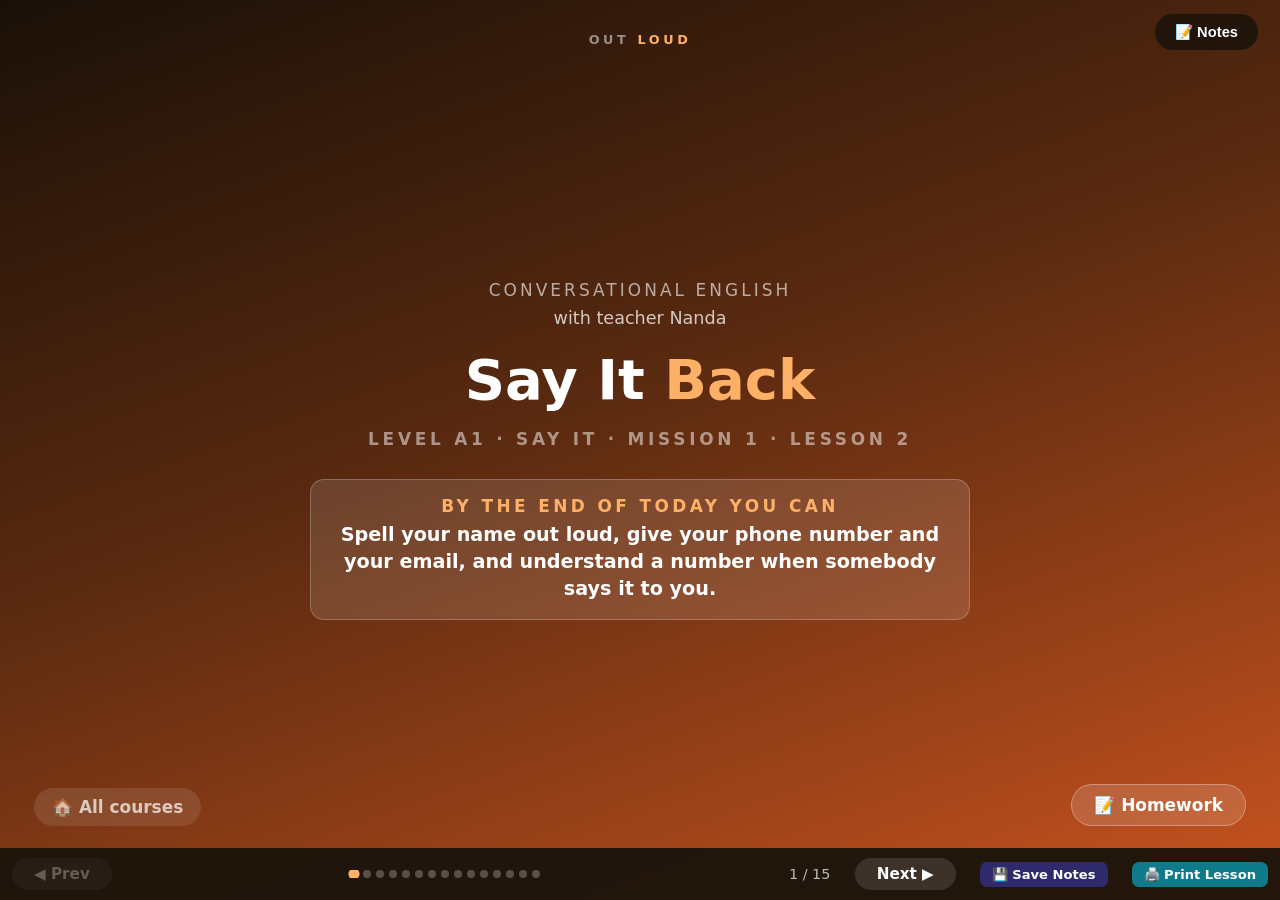
<file: A1-M1-L2/index.html>
<!DOCTYPE html>
<html lang="en">
<head>
<meta charset="UTF-8">
<meta name="viewport" content="width=device-width, initial-scale=1.0">
<title>OUT LOUD A1 · M1 · L2 — Say It Back</title>
<link rel="stylesheet" href="../engine/outloud.css">
</head>
<body>
<div id="deck">

<!-- ═══ COVER ═══ -->
<div class="slide cover" id="s1" data-label="Cover">
  <div class="title-inner">
    <div class="cover-brand">OUT <span>LOUD</span></div>
    <div class="title-label">Conversational English</div>
    <div class="title-sub">with teacher Nanda</div>
    <h1 class="title-main">Say It <span class="title-accent">Back</span></h1>
    <div class="title-meta">Level A1 · Say It · Mission 1 · Lesson 2</div>
    <div class="cando-cover">
      <div class="cc-l">By the end of today you can</div>
      <div class="cc-t">Spell your name out loud, give your phone number and your email, and understand a number when somebody says it to you.</div>
    </div>
    <a class="cover-home" href="../index.html">🏠 All courses</a>
    <button class="cover-hw-btn" data-goto-hw>📝 Homework</button>
  </div>
</div>

<!-- ═══ HOOK ═══ -->
<div class="slide" id="s-hook" data-label="HOOK – The Wrong Name">
  <div class="banner b-hook"><span class="bnum">BEAT 1 · HOOK</span> The coffee cup problem</div>
  <div class="slide-main"><div class="content">
    <h2>☕ Why is your name always wrong on the cup?</h2>
    <p class="instruction">These are real names, and this is what the coffee shop wrote. Click each one to see what went wrong.</p>
    <div data-ex="flip">
      <div class="flipgrid">
        <div class="flip" data-say-word="Nanda. En, ay, en, dee, ay."><span class="fw">Nanda</span><span class="fb">They wrote: <b>Wanda</b><br>N and W sound close on the phone.</span><span class="fh">click</span></div>
        <div class="flip" data-say-word="Joana. Jay, oh, ay, en, ay."><span class="fw">Joana</span><span class="fb">They wrote: <b>Joanna</b><br>One N, not two.</span><span class="fh">click</span></div>
        <div class="flip" data-say-word="Luis. El, you, eye, ess."><span class="fw">Luis</span><span class="fb">They wrote: <b>Lewis</b><br>They heard it, they did not hear the letters.</span><span class="fh">click</span></div>
        <div class="flip" data-say-word="Marek. Em, ay, ar, ee, kay."><span class="fw">Marek</span><span class="fb">They wrote: <b>Mark</b><br>They gave up in the middle.</span><span class="fh">click</span></div>
      </div>
    </div>
    <p class="inst-light" style="margin-top:16px">There is one fix, and it works everywhere in the world: <b>learn to spell your own name in English</b>. That is today.</p>
    <div class="ccq">
      <div class="cl">💭 Tell me</div>
      <ul>
        <li>Has anybody ever written your name wrong? <em>(everybody says yes)</em></li>
        <li>Do you know how to spell your name in English? <em>(after today: yes)</em></li>
      </ul>
    </div>
  </div></div>
</div>

<!-- ═══ INPUT — alphabet ═══ -->
<div class="slide" id="s-input" data-label="INPUT – The alphabet">
  <div class="banner b-input"><span class="bnum">BEAT 2 · INPUT</span> Twenty-six letters</div>
  <div class="slide-main"><div class="content">
    <h2>The American alphabet</h2>
    <p class="instruction">Click any letter to hear it. Say it back immediately — do not wait.</p>

    <div class="audio-box"><audio controls src="AEF3e_Starter_SB_1.32.mp3"></audio></div>
    <p class="inst-light" style="margin-top:6px">🎧 Listen and repeat:</p>
    <div class="audio-box"><audio controls src="AEF3e_Starter_SB_1.33.mp3"></audio></div>

    <div class="cols3" style="grid-template-columns:repeat(7,1fr);gap:8px">
      <div class="wordcard" style="padding:9px 4px"><div class="w" data-say="A">A</div><div class="p"><i data-ipa="eɪ"></i></div></div>
      <div class="wordcard" style="padding:9px 4px"><div class="w" data-say="B">B</div><div class="p"><i data-ipa="bi"></i></div></div>
      <div class="wordcard" style="padding:9px 4px"><div class="w" data-say="C">C</div><div class="p"><i data-ipa="si"></i></div></div>
      <div class="wordcard" style="padding:9px 4px"><div class="w" data-say="D">D</div><div class="p"><i data-ipa="di"></i></div></div>
      <div class="wordcard" style="padding:9px 4px"><div class="w" data-say="E">E</div><div class="p"><i data-ipa="i"></i></div></div>
      <div class="wordcard" style="padding:9px 4px"><div class="w" data-say="F">F</div><div class="p"><i data-ipa="ɛf"></i></div></div>
      <div class="wordcard" style="padding:9px 4px"><div class="w" data-say="G">G</div><div class="p"><i data-ipa="dʒi"></i></div></div>
      <div class="wordcard" style="padding:9px 4px"><div class="w" data-say="H">H</div><div class="p"><i data-ipa="eɪtʃ"></i></div></div>
      <div class="wordcard" style="padding:9px 4px"><div class="w" data-say="I">I</div><div class="p"><i data-ipa="aɪ"></i></div></div>
      <div class="wordcard" style="padding:9px 4px"><div class="w" data-say="J">J</div><div class="p"><i data-ipa="dʒeɪ"></i></div></div>
      <div class="wordcard" style="padding:9px 4px"><div class="w" data-say="K">K</div><div class="p"><i data-ipa="keɪ"></i></div></div>
      <div class="wordcard" style="padding:9px 4px"><div class="w" data-say="L">L</div><div class="p"><i data-ipa="ɛl"></i></div></div>
      <div class="wordcard" style="padding:9px 4px"><div class="w" data-say="M">M</div><div class="p"><i data-ipa="ɛm"></i></div></div>
      <div class="wordcard" style="padding:9px 4px"><div class="w" data-say="N">N</div><div class="p"><i data-ipa="ɛn"></i></div></div>
      <div class="wordcard" style="padding:9px 4px"><div class="w" data-say="O">O</div><div class="p"><i data-ipa="oʊ"></i></div></div>
      <div class="wordcard" style="padding:9px 4px"><div class="w" data-say="P">P</div><div class="p"><i data-ipa="pi"></i></div></div>
      <div class="wordcard" style="padding:9px 4px"><div class="w" data-say="Q">Q</div><div class="p"><i data-ipa="kju"></i></div></div>
      <div class="wordcard" style="padding:9px 4px"><div class="w" data-say="R">R</div><div class="p"><i data-ipa="ɑr"></i></div></div>
      <div class="wordcard" style="padding:9px 4px"><div class="w" data-say="S">S</div><div class="p"><i data-ipa="ɛs"></i></div></div>
      <div class="wordcard" style="padding:9px 4px"><div class="w" data-say="T">T</div><div class="p"><i data-ipa="ti"></i></div></div>
      <div class="wordcard" style="padding:9px 4px"><div class="w" data-say="U">U</div><div class="p"><i data-ipa="ju"></i></div></div>
      <div class="wordcard" style="padding:9px 4px"><div class="w" data-say="V">V</div><div class="p"><i data-ipa="vi"></i></div></div>
      <div class="wordcard" style="padding:9px 4px"><div class="w" data-say="W">W</div><div class="p"><i data-ipa="ˈdʌbəlju"></i></div></div>
      <div class="wordcard" style="padding:9px 4px"><div class="w" data-say="X">X</div><div class="p"><i data-ipa="ɛks"></i></div></div>
      <div class="wordcard" style="padding:9px 4px"><div class="w" data-say="Y">Y</div><div class="p"><i data-ipa="waɪ"></i></div></div>
      <div class="wordcard" style="padding:9px 4px"><div class="w" data-say="Z">Z</div><div class="p"><i data-ipa="zi"></i></div></div>
    </div>
    <div class="card tint" style="margin-top:16px">
      <p class="inst-light" style="margin:0">🇺🇸 <b>American English:</b> the last letter is <b>Z</b> = <i data-ipa="zi"></i>, said like "zee". In British English it is "zed". In this course we always say <b>zee</b>.</p>
    </div>
  </div></div>
</div>

<!-- ═══ BUILD — letter families ═══ -->
<div class="slide" id="s-build-sort" data-label="BUILD – Letter sound families">
  <div class="banner b-build"><span class="bnum">BEAT 3 · BUILD</span> Seven families</div>
  <div class="slide-main"><div class="content">
    <h2>You do not learn 26 letters. You learn 7 sounds.</h2>
    <p class="instruction">Click a letter, then click the family it belongs to. Listen first if you are not sure.</p>
    <div data-ex="sort">
      <div class="sortbank">
        <span class="tile" data-col="ay" data-say-word="H">H</span>
        <span class="tile" data-col="ee" data-say-word="P">P</span>
        <span class="tile" data-col="eh" data-say-word="M">M</span>
        <span class="tile" data-col="ee" data-say-word="V">V</span>
        <span class="tile" data-col="ay" data-say-word="K">K</span>
        <span class="tile" data-col="eh" data-say-word="X">X</span>
        <span class="tile" data-col="ee" data-say-word="Z">Z</span>
        <span class="tile" data-col="oo" data-say-word="Q">Q</span>
        <span class="tile" data-col="eye" data-say-word="Y">Y</span>
        <span class="tile" data-col="eh" data-say-word="S">S</span>
        <span class="tile" data-col="oo" data-say-word="W">W</span>
        <span class="tile" data-col="ay" data-say-word="J">J</span>
      </div>
      <div class="sortcols" style="grid-template-columns:repeat(5,1fr)">
        <div class="sortcol" data-col="ay"><h4>like <b>A</b><br><i data-ipa="eɪ"></i></h4></div>
        <div class="sortcol" data-col="ee"><h4>like <b>B</b><br><i data-ipa="i"></i></h4></div>
        <div class="sortcol" data-col="eh"><h4>like <b>F</b><br><i data-ipa="ɛ"></i></h4></div>
        <div class="sortcol" data-col="eye"><h4>like <b>I</b><br><i data-ipa="aɪ"></i></h4></div>
        <div class="sortcol" data-col="oo"><h4>like <b>U</b><br><i data-ipa="u"></i></h4></div>
      </div>
      <div class="btnrow">
        <button class="btn btn-check" data-check>✓ Check Answers</button>
        <button class="btn btn-reset" data-reset>↺ Reset</button>
      </div>
    </div>
    <div class="card tint" style="margin-top:16px">
      <p class="instruction" style="margin-bottom:4px">The three that trap everybody:</p>
      <p style="font-size:1.08rem;line-height:2">
        <b data-say="G">G</b> <i data-ipa="dʒi"></i> is not <b data-say="J">J</b> <i data-ipa="dʒeɪ"></i> &nbsp;·&nbsp;
        <b data-say="E">E</b> <i data-ipa="i"></i> is not <b data-say="I">I</b> <i data-ipa="aɪ"></i> &nbsp;·&nbsp;
        <b data-say="A">A</b> <i data-ipa="eɪ"></i> is not <b data-say="R">R</b> <i data-ipa="ɑr"></i>
      </p>
    </div>
  </div></div>
</div>

<!-- ═══ BUILD — how do you spell ═══ -->
<div class="slide" id="s-build-spell" data-label="BUILD – How do you spell it?">
  <div class="banner b-build"><span class="bnum">BEAT 3 · BUILD</span> The four sentences you need</div>
  <div class="slide-main"><div class="content">
    <h2>Ask, and ask again</h2>
    <p class="instruction">These four sentences will save you in every hotel, every airport and every phone call.</p>
    <div class="cols2">
      <div class="card"><p style="font-size:1.2rem;font-weight:700" data-say="How do you spell it?">How do you spell it?</p><p class="inst-light" style="margin:6px 0 0">You ask them.</p></div>
      <div class="card"><p style="font-size:1.2rem;font-weight:700" data-say="It's N as in November.">It's N as in November.</p><p class="inst-light" style="margin:6px 0 0">When they hear the wrong letter.</p></div>
      <div class="card"><p style="font-size:1.2rem;font-weight:700" data-say="Sorry, can you repeat that?">Sorry, can you repeat that?</p><p class="inst-light" style="margin:6px 0 0">Always polite. Always works.</p></div>
      <div class="card"><p style="font-size:1.2rem;font-weight:700" data-say="Can you say it more slowly, please?">Can you say it more slowly, please?</p><p class="inst-light" style="margin:6px 0 0">The most useful sentence in this course.</p></div>
    </div>
    <div class="ccq">
      <div class="cl">💭 Check your understanding</div>
      <ul>
        <li>Somebody says your name wrong. What do you say? <em>(It's ___ as in ___)</em></li>
        <li>Somebody speaks too fast. What do you say? <em>(Can you say it more slowly, please?)</em></li>
      </ul>
    </div>
  </div></div>
</div>

<!-- ═══ BUILD — numbers ═══ -->
<div class="slide" id="s-build-num" data-label="BUILD – Numbers">
  <div class="banner b-build"><span class="bnum">BEAT 3 · BUILD</span> Numbers</div>
  <div class="slide-main"><div class="content">
    <h2>Zero to a hundred</h2>
    <p class="instruction">Click to hear. Then say each one back before you move to the next.</p>
    <div class="cols3" style="grid-template-columns:repeat(6,1fr);gap:9px">
      <div class="wordcard" style="padding:10px 4px"><div class="w" data-say="zero">0</div><div class="p"><i data-ipa="ˈzɪroʊ"></i></div></div>
      <div class="wordcard" style="padding:10px 4px"><div class="w" data-say="one">1</div><div class="p"><i data-ipa="wʌn"></i></div></div>
      <div class="wordcard" style="padding:10px 4px"><div class="w" data-say="two">2</div><div class="p"><i data-ipa="tu"></i></div></div>
      <div class="wordcard" style="padding:10px 4px"><div class="w" data-say="three">3</div><div class="p"><i data-ipa="θri"></i></div></div>
      <div class="wordcard" style="padding:10px 4px"><div class="w" data-say="four">4</div><div class="p"><i data-ipa="fɔr"></i></div></div>
      <div class="wordcard" style="padding:10px 4px"><div class="w" data-say="five">5</div><div class="p"><i data-ipa="faɪv"></i></div></div>
      <div class="wordcard" style="padding:10px 4px"><div class="w" data-say="six">6</div><div class="p"><i data-ipa="sɪks"></i></div></div>
      <div class="wordcard" style="padding:10px 4px"><div class="w" data-say="seven">7</div><div class="p"><i data-ipa="ˈsɛvən"></i></div></div>
      <div class="wordcard" style="padding:10px 4px"><div class="w" data-say="eight">8</div><div class="p"><i data-ipa="eɪt"></i></div></div>
      <div class="wordcard" style="padding:10px 4px"><div class="w" data-say="nine">9</div><div class="p"><i data-ipa="naɪn"></i></div></div>
      <div class="wordcard" style="padding:10px 4px"><div class="w" data-say="ten">10</div><div class="p"><i data-ipa="tɛn"></i></div></div>
      <div class="wordcard" style="padding:10px 4px"><div class="w" data-say="twenty">20</div><div class="p"><i data-ipa="ˈtwɛnti"></i></div></div>
    </div>

    <div class="card tint" style="margin-top:18px">
      <p class="instruction" style="margin-bottom:8px">⚠️ The trap that costs people money: <b>-teen</b> and <b>-ty</b></p>
      <div class="cols2">
        <div>
          <p style="font-size:1.14rem;line-height:2.1">
            <b data-say="thirteen">13 thirteen</b> <i data-ipa="ˌθɜrˈtin"></i> — stress at the <b>end</b><br>
            <b data-say="thirty">30 thirty</b> <i data-ipa="ˈθɜrti"></i> — stress at the <b>start</b>
          </p>
        </div>
        <div>
          <p style="font-size:1.14rem;line-height:2.1">
            <b data-say="fifteen">15 fifteen</b> <i data-ipa="ˌfɪfˈtin"></i><br>
            <b data-say="fifty">50 fifty</b> <i data-ipa="ˈfɪfti"></i>
          </p>
        </div>
      </div>
      <p class="inst-light" style="margin:8px 0 0">Listen for where the stress falls. That is the only difference — and it is the difference between $15 and $50.</p>
    </div>
    <div class="cols2">
      <div><p class="inst-light" style="margin-bottom:4px">🎧 Numbers 0–10:</p><div class="audio-box"><audio controls src="AEF3e_Starter_SB_1.07.mp3"></audio></div></div>
      <div><p class="inst-light" style="margin-bottom:4px">🎧 Numbers 11–100:</p><div class="audio-box"><audio controls src="AEF3e_Starter_SB_2.21.mp3"></audio></div></div>
    </div>
  </div></div>
</div>

<!-- ═══ BUILD — dictation ═══ -->
<div class="slide" id="s-build-dict" data-label="BUILD – Dictation">
  <div class="banner b-build"><span class="bnum">BEAT 3 · BUILD</span> Write what you hear</div>
  <div class="slide-main"><div class="content">
    <h2>Listen and write the number</h2>
    <p class="instruction">Click 🔊 and write the number in digits. Listen as many times as you want.</p>
    <div data-ex="gap">
      <div class="cols2">
        <div>
          <p style="font-size:1.06rem;line-height:2.8">1 &nbsp; <span data-say="thirteen" data-say-big></span> <input class="gap" style="width:120px" data-ans="13"></p>
          <p style="font-size:1.06rem;line-height:2.8">2 &nbsp; <span data-say="forty" data-say-big></span> <input class="gap" style="width:120px" data-ans="40"></p>
          <p style="font-size:1.06rem;line-height:2.8">3 &nbsp; <span data-say="sixteen" data-say-big></span> <input class="gap" style="width:120px" data-ans="16"></p>
          <p style="font-size:1.06rem;line-height:2.8">4 &nbsp; <span data-say="seventy" data-say-big></span> <input class="gap" style="width:120px" data-ans="70"></p>
        </div>
        <div>
          <p style="font-size:1.06rem;line-height:2.8">5 &nbsp; <span data-say="nineteen" data-say-big></span> <input class="gap" style="width:120px" data-ans="19"></p>
          <p style="font-size:1.06rem;line-height:2.8">6 &nbsp; <span data-say="eighty" data-say-big></span> <input class="gap" style="width:120px" data-ans="80"></p>
          <p style="font-size:1.06rem;line-height:2.8">7 &nbsp; <span data-say="fifteen" data-say-big></span> <input class="gap" style="width:120px" data-ans="15"></p>
          <p style="font-size:1.06rem;line-height:2.8">8 &nbsp; <span data-say="thirty" data-say-big></span> <input class="gap" style="width:120px" data-ans="30"></p>
        </div>
      </div>
      <div class="btnrow">
        <button class="btn btn-check" data-check>✓ Check Answers</button>
        <button class="btn btn-reset" data-reset>↺ Reset</button>
      </div>
    </div>
    <div class="tnote"><b>Teacher variation:</b> read the numbers yourself instead of using 🔊, in a random order, and let the student catch you.</div>
  </div></div>
</div>

<!-- ═══ PLAY — memory ═══ -->
<div class="slide" id="s-play-mem" data-label="PLAY – Memory Match">
  <div class="banner b-play"><span class="bnum">BEAT 4 · PLAY</span> Memory Match</div>
  <div class="slide-main"><div class="content">
    <h2>🧠 Find the pairs</h2>
    <p class="instruction">Match each number word to its digits. Say the word out loud every time you turn a card.</p>
    <div data-ex="memory">
      <div class="mem">
        <div class="mem-c" data-pair="a" data-say-word="thirteen">thirteen</div><div class="mem-c" data-pair="a">13</div>
        <div class="mem-c" data-pair="b" data-say-word="thirty">thirty</div><div class="mem-c" data-pair="b">30</div>
        <div class="mem-c" data-pair="c" data-say-word="fifteen">fifteen</div><div class="mem-c" data-pair="c">15</div>
        <div class="mem-c" data-pair="d" data-say-word="fifty">fifty</div><div class="mem-c" data-pair="d">50</div>
        <div class="mem-c" data-pair="e" data-say-word="eighteen">eighteen</div><div class="mem-c" data-pair="e">18</div>
        <div class="mem-c" data-pair="f" data-say-word="eighty">eighty</div><div class="mem-c" data-pair="f">80</div>
      </div>
      <div class="btnrow"><button class="btn btn-reset" data-reset>↺ Shuffle again</button></div>
    </div>
  </div></div>
</div>

<!-- ═══ PLAY — spelling race ═══ -->
<div class="slide" id="s-play-btc" data-label="PLAY – Spelling Race">
  <div class="banner b-play"><span class="bnum">BEAT 4 · PLAY</span> Spelling Race</div>
  <div class="slide-main"><div class="content">
    <h2>⏱️ Ninety seconds. Spell everything.</h2>
    <p class="instruction">I say a word from your life — your street, your city, your last name, your favorite food. You spell it in English, letter by letter. Tap for every word you finish.</p>
    <div data-ex="btc" data-seconds="90">
      <div class="btc">
        <div class="btc-l">
          <div class="btc-bar"><div class="btc-fill"></div></div>
          <div class="btc-time">90</div>
          <div class="btnrow" style="text-align:center">
            <button class="btn btn-check" data-btc-start>▶ Start</button>
            <button class="btn btn-reset" data-reset>↺ Reset</button>
          </div>
          <div class="btc-best"></div>
        </div>
        <div style="text-align:center">
          <div class="btc-count">0</div>
          <div class="btc-lab">Words spelled</div>
          <div style="margin-top:14px"><button class="btc-tap" disabled>TAP</button></div>
        </div>
      </div>
    </div>
    <div class="card tint" style="margin-top:16px">
      <p class="inst-light" style="margin:0"><b>Teacher word bank:</b> the student's first name · last name · street · city · country · mother's name · favorite food · the company they work for · their email before the @ · the name of their pet.</p>
    </div>
  </div></div>
</div>

<!-- ═══ LAND ═══ -->
<div class="slide" id="s-land" data-label="LAND – Fluency Log">
  <div class="banner b-land"><span class="bnum">BEAT 5 · LAND</span> Your Fluency Log</div>
  <div class="slide-main"><div class="content">
    <div class="cando">
      <div class="cs-l">✅ Unlocked today</div>
      <div class="cs-t">I can spell my name out loud, give my phone number and my email, and ask somebody to repeat or slow down.</div>
    </div>
    <p class="instruction">Record sixty seconds: say and spell your full name, your city, and your email address. Then say the four rescue sentences.</p>
    <div data-ex="recorder" data-max="90">
      <div class="rec">
        <div><span class="rec-dot"></span><span class="rec-t">0:00</span></div>
        <div style="margin-top:10px">
          <button class="btn-rec" data-rec-start>● Start recording</button>
          <button class="btn-rec stop" data-rec-stop disabled>■ Stop</button>
        </div>
        <div class="rec-play"><audio controls></audio></div>
        <p class="rec-note">Recording happens inside your browser. Nothing is uploaded anywhere.</p>
      </div>
    </div>
    <div class="tnote"><b>Teacher setup:</b> save as <b>lesson-02.webm</b> in the student's Fluency Log folder.</div>
  </div></div>
</div>

<!-- ═══ HOMEWORK ═══ -->
<div class="slide cover hw" id="hw-cover" data-label="Homework Cover">
  <div class="title-inner">
    <div class="title-label">Say It Back</div>
    <h1 class="title-main">Home<span class="title-accent">work</span></h1>
    <div class="title-sub">Five minutes a day.</div>
  </div>
</div>

<div class="slide" id="hw-streak" data-label="HW1 – 7-Day Streak">
  <div class="banner b-hw"><span class="bnum">HW1</span> The 7-Day Streak Card</div>
  <div class="slide-main"><div class="content">
    <h2>Seven days. Five minutes each.</h2>
    <div data-ex="streak">
      <div class="streak">
        <div class="day"><div class="day-n">Mon</div><div class="day-t">Spell your <b>full name</b> out loud ten times. Faster each time.</div><div class="day-x">✅</div></div>
        <div class="day"><div class="day-n">Tue</div><div class="day-t">Say your <b>phone number</b> in English, one digit at a time.</div><div class="day-x">✅</div></div>
        <div class="day"><div class="day-n">Wed</div><div class="day-t">Spell the names of <b>five people</b> in your family.</div><div class="day-x">✅</div></div>
        <div class="day"><div class="day-n">Thu</div><div class="day-t">Count <b>1 to 100</b> out loud. Then count backward from 20.</div><div class="day-x">✅</div></div>
        <div class="day"><div class="day-n">Fri</div><div class="day-t">Say ten prices out loud: $13, $30, $15, $50, $18, $80…</div><div class="day-x">✅</div></div>
        <div class="day"><div class="day-n">Sat</div><div class="day-t">Do the <b>AI Partner Card</b> on the next page.</div><div class="day-x">✅</div></div>
        <div class="day"><div class="day-n">Sun</div><div class="day-t">Record your <b>voice note</b> and send it to me.</div><div class="day-x">✅</div></div>
      </div>
      <div class="btnrow"><button class="btn btn-reset" data-reset>↺ Reset</button></div>
    </div>
  </div></div>
</div>

<div class="slide" id="hw-gap" data-label="HW2 – Spelling">
  <div class="banner b-hw"><span class="bnum">HW2</span> Write the word</div>
  <div class="slide-main"><div class="content">
    <h2>Listen and write</h2>
    <p class="instruction">Click 🔊, then write the word you hear. All of them are words you met today.</p>
    <div data-ex="gap">
      <div class="cols2">
        <div>
          <p style="font-size:1.06rem;line-height:2.8">1 &nbsp; <span style="background:#E3F5EA;color:#1A7A4A;font-weight:800;padding:1px 7px;border-radius:5px">spell</span> <span data-say="spell"></span></p>
          <p style="font-size:1.06rem;line-height:2.8">2 &nbsp; <input class="gap" style="width:170px" data-ans="slowly"> <span data-say="slowly" data-say-big></span></p>
          <p style="font-size:1.06rem;line-height:2.8">3 &nbsp; <input class="gap" style="width:170px" data-ans="repeat"> <span data-say="repeat" data-say-big></span></p>
          <p style="font-size:1.06rem;line-height:2.8">4 &nbsp; <input class="gap" style="width:170px" data-ans="thirteen"> <span data-say="thirteen" data-say-big></span></p>
        </div>
        <div>
          <p style="font-size:1.06rem;line-height:2.8">5 &nbsp; <input class="gap" style="width:170px" data-ans="thirty"> <span data-say="thirty" data-say-big></span></p>
          <p style="font-size:1.06rem;line-height:2.8">6 &nbsp; <input class="gap" style="width:170px" data-ans="email"> <span data-say="email" data-say-big></span></p>
          <p style="font-size:1.06rem;line-height:2.8">7 &nbsp; <input class="gap" style="width:170px" data-ans="number"> <span data-say="number" data-say-big></span></p>
          <p style="font-size:1.06rem;line-height:2.8">8 &nbsp; <input class="gap" style="width:170px" data-ans="please"> <span data-say="please" data-say-big></span></p>
        </div>
      </div>
      <div class="btnrow">
        <button class="btn btn-check" data-check>✓ Check Answers</button>
        <button class="btn btn-reset" data-reset>↺ Reset</button>
      </div>
    </div>
  </div></div>
</div>

<div class="slide" id="hw-ai" data-label="HW3 – AI Partner Card">
  <div class="banner b-hw"><span class="bnum">HW3</span> Your AI Partner Card</div>
  <div class="slide-main"><div class="content">
    <h2>🤖 Spelling drill, ten minutes</h2>
    <p class="instruction">Open ChatGPT, Claude or Gemini. Copy this in exactly.</p>
    <div class="aicard" id="ai2">You are my English teacher. My level is A1 — I am a beginner.

Give me 15 words to spell, ONE AT A TIME. Wait for my answer each time.
Start with 3-letter words and get longer. Use only everyday words.

I will type the letters separated by spaces, like: C A T

After each answer, tell me only "Correct" or "Not quite" and show the
right spelling in bold. Do not explain anything else.

At the end, tell me which letters I got wrong most often, and give me
5 more words that practice exactly those letters.

Start with word 1 now.</div>
    <button class="btn-copy" data-copy="ai2">📋 Copy the prompt</button>
  </div></div>
</div>

<div class="slide" id="hw-voice" data-label="HW4 – Voice Note">
  <div class="banner b-hw"><span class="bnum">HW4</span> The Voice Note</div>
  <div class="slide-main"><div class="content">
    <h2>🎤 Sixty seconds. Send it to me.</h2>
    <div class="card tint">
      <p style="font-size:1.28rem;font-weight:800;color:var(--c);line-height:1.7">
        "Hello Nanda. My name is ___. That's ___ ___ ___ ___ ___.<br>
        My phone number is ___. My email is ___."
      </p>
      <p class="inst-light" style="margin:12px 0 0">Spell every letter. Say every digit one by one. Slowly is fine — clearly is what matters.</p>
    </div>
    <p class="inst-light">I will send you a voice note back with your name spelled correctly. 🎧</p>
  </div></div>
</div>

</div><!-- /deck -->

<script src="../engine/outloud.js"></script>
<script>
OUTLOUD.init({
  level: 'a1',
  code: 'A1 · Mission 1 · Lesson 2',
  title: 'Say It Back',
  url: 'https://teacher-nanda.github.io/OUT-LOUD/A1-M1-L2/index.html'
});
</script>
</body>
</html>
</file>
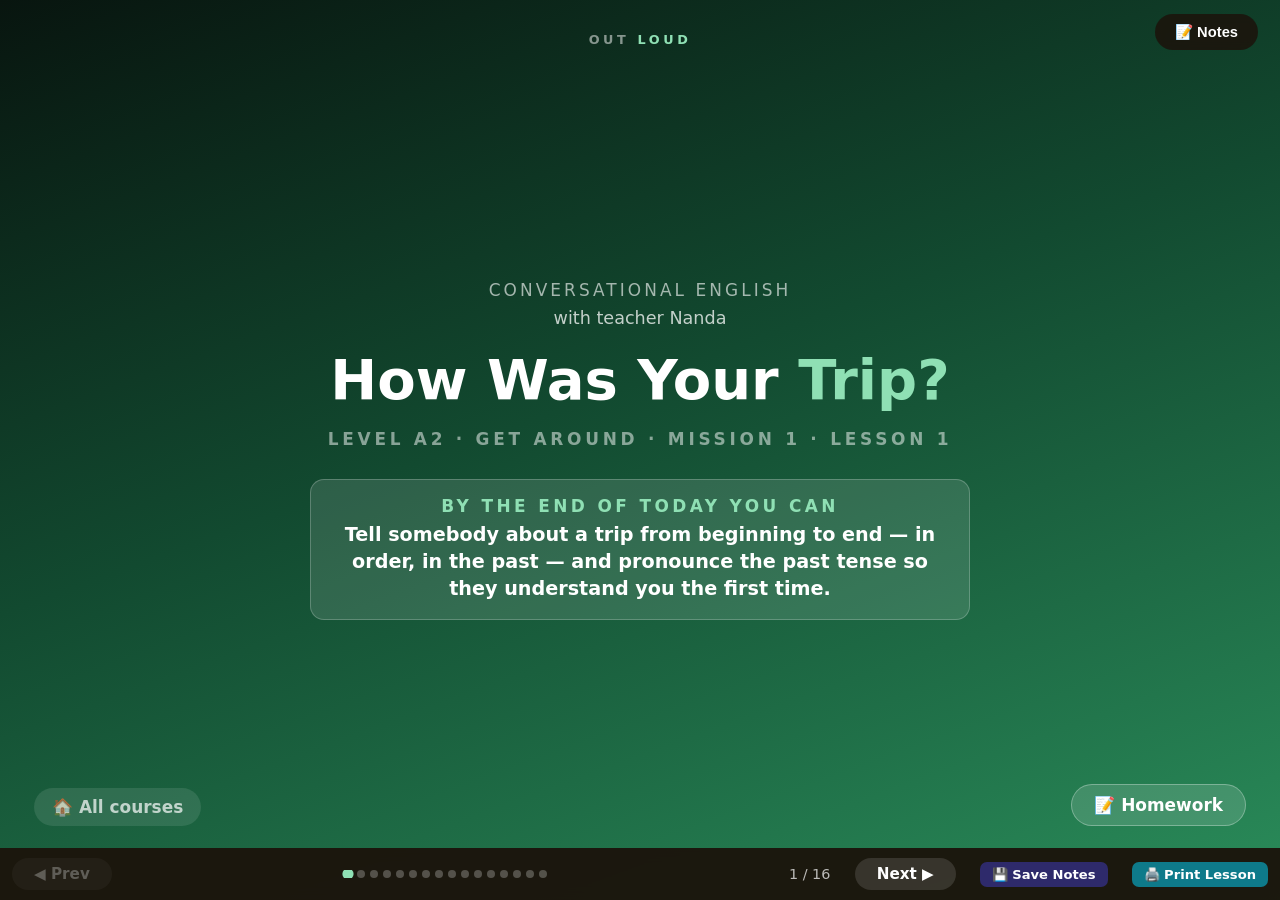
<file: A2-M1-L1/index.html>
<!DOCTYPE html>
<html lang="en">
<head>
<meta charset="UTF-8">
<meta name="viewport" content="width=device-width, initial-scale=1.0">
<title>OUT LOUD A2 · M1 · L1 — How Was Your Trip?</title>
<link rel="stylesheet" href="../engine/outloud.css">
</head>
<body>
<div id="deck">

<!-- ═══ COVER ═══ -->
<div class="slide cover" id="s1" data-label="Cover">
  <div class="title-inner">
    <div class="cover-brand">OUT <span>LOUD</span></div>
    <div class="title-label">Conversational English</div>
    <div class="title-sub">with teacher Nanda</div>
    <h1 class="title-main">How Was Your <span class="title-accent">Trip?</span></h1>
    <div class="title-meta">Level A2 · Get Around · Mission 1 · Lesson 1</div>
    <div class="cando-cover">
      <div class="cc-l">By the end of today you can</div>
      <div class="cc-t">Tell somebody about a trip from beginning to end — in order, in the past — and pronounce the past tense so they understand you the first time.</div>
    </div>
    <a class="cover-home" href="../index.html">🏠 All courses</a>
    <button class="cover-hw-btn" data-goto-hw>📝 Homework</button>
  </div>
</div>

<!-- ═══ HOOK ═══ -->
<div class="slide" id="s-hook" data-label="HOOK – What went wrong?">
  <div class="banner b-hook"><span class="bnum">BEAT 1 · HOOK</span> Everybody has one of these</div>
  <div class="slide-main"><div class="content">
    <h2>✈️ Six travel disasters. Which one happened to you?</h2>
    <p class="instruction">Click each card. If it has happened to you, tell me about it — right now, in any English you have.</p>
    <div data-ex="flip">
      <div class="flipgrid">
        <div class="flip" data-say-word="I missed my flight."><span class="fw">😱</span><span class="fb"><b>I missed my flight.</b><br>What time did you arrive at the airport?</span><span class="fh">click</span></div>
        <div class="flip" data-say-word="The airline lost my luggage."><span class="fw">🧳</span><span class="fb"><b>The airline lost my luggage.</b><br>How long did you wait for it?</span><span class="fh">click</span></div>
        <div class="flip" data-say-word="I lost my passport."><span class="fw">🛂</span><span class="fb"><b>I lost my passport.</b><br>Where did you lose it?</span><span class="fh">click</span></div>
        <div class="flip" data-say-word="The hotel canceled my reservation."><span class="fw">🏨</span><span class="fb"><b>The hotel canceled my reservation.</b><br>Where did you sleep?</span><span class="fh">click</span></div>
        <div class="flip" data-say-word="I got on the wrong train."><span class="fw">🚆</span><span class="fb"><b>I got on the wrong train.</b><br>When did you notice?</span><span class="fh">click</span></div>
        <div class="flip" data-say-word="I got food poisoning."><span class="fw">🤢</span><span class="fb"><b>I got food poisoning.</b><br>What did you eat?</span><span class="fh">click</span></div>
      </div>
      <div class="btnrow"><button class="btn btn-reset" data-reset>↺ Reset</button></div>
    </div>
    <p class="inst-light" style="margin-top:16px">Every one of these sentences is in the <b>past simple</b>. You just used it six times without thinking about it. Now we make it reliable.</p>
  </div></div>
</div>

<!-- ═══ INPUT ═══ -->
<div class="slide" id="s-input" data-label="INPUT – Where's my passport?">
  <div class="banner b-input"><span class="bnum">BEAT 2 · INPUT</span> Somebody lost something</div>
  <div class="slide-main"><div class="content">
    <h2>Listen. What did they lose, and did they get it back?</h2>
    <p class="instruction">First listen: just answer the two questions. Do not try to catch every word.</p>

    <div class="audio-box"><audio controls src="AEF3e_Level_2_SB_2.1.mp3"></audio></div>
    <div class="audio-box"><audio controls src="AEF3e_Level_2_SB_2.2.mp3"></audio></div>

    <div data-ex="gap">
      <p style="font-size:1.06rem;line-height:2.7">1 &nbsp; What did they lose? <input class="gap" style="width:260px" data-ans="" data-alt="|"></p>
      <p style="font-size:1.06rem;line-height:2.7">2 &nbsp; Did they get it back? <input class="gap" style="width:260px" data-ans="" data-alt="|"></p>
      <div class="btnrow"><button class="btn btn-reset" data-reset>↺ Reset</button></div>
    </div>

    <div class="card tint">
      <p class="instruction" style="margin-bottom:8px">🔊 Backup story — click to hear it, then answer the same two questions:</p>
      <p style="font-size:1.06rem;line-height:1.9" data-say="Last year I traveled to Lisbon with my sister. We arrived on a Friday night and we stayed in a small hotel near the river. On Saturday morning I opened my bag and my passport wasn't there. I checked everywhere. We walked back to the restaurant from Friday night and I asked the waiter. He smiled and opened a drawer. My passport was inside. I was so happy I nearly cried." data-say-big>
        Last year I <b>traveled</b> to Lisbon with my sister. We <b>arrived</b> on a Friday night and we <b>stayed</b> in a small hotel near the river. On Saturday morning I <b>opened</b> my bag and my passport <b>wasn't</b> there. I <b>checked</b> everywhere. We <b>walked</b> back to the restaurant from Friday night and I <b>asked</b> the waiter. He <b>smiled</b> and <b>opened</b> a drawer. My passport <b>was</b> inside. I was so happy I nearly <b>cried</b>.
      </p>
    </div>
  </div></div>
</div>

<!-- ═══ BUILD Meaning/Form ═══ -->
<div class="slide" id="s-build-f" data-label="BUILD – Form">
  <div class="banner b-build"><span class="bnum">BEAT 3 · BUILD</span> Form</div>
  <div class="slide-main"><div class="content">
    <h2>Two families of verbs. That is all.</h2>
    <div class="cols2">
      <div class="card">
        <div class="mt-h">Regular — just add <b>-ed</b></div>
        <p style="font-size:1.08rem;line-height:2.1">
          travel → <b>traveled</b> &nbsp;·&nbsp; stay → <b>stayed</b><br>
          arrive → <b>arrived</b> &nbsp;·&nbsp; ask → <b>asked</b><br>
          book → <b>booked</b> &nbsp;·&nbsp; wait → <b>waited</b>
        </p>
      </div>
      <div class="card tint">
        <div class="mt-h">Irregular — you memorize them</div>
        <p style="font-size:1.08rem;line-height:2.1">
          go → <b>went</b> &nbsp;·&nbsp; take → <b>took</b><br>
          lose → <b>lost</b> &nbsp;·&nbsp; get → <b>got</b><br>
          leave → <b>left</b> &nbsp;·&nbsp; eat → <b>ate</b>
        </p>
      </div>
    </div>
    <div class="formula"><span>Did</span> + <span>you</span> + <span>go</span> + <span>?</span></div>
    <p class="inst-light">⚠️ The rule everybody breaks: after <b>did</b> or <b>didn't</b>, the verb goes back to normal.<br>
      ❌ <span style="color:#C62828">Did you went to Rome?</span> &nbsp;→&nbsp; ✅ <span data-say="Did you go to Rome?" style="color:#1A7A4A;font-weight:800;background:#E3F5EA;padding:2px 8px;border-radius:5px">Did you go to Rome?</span><br>
      ❌ <span style="color:#C62828">I didn't went.</span> &nbsp;→&nbsp; ✅ <span data-say="I didn't go." style="color:#1A7A4A;font-weight:800;background:#E3F5EA;padding:2px 8px;border-radius:5px">I didn't go.</span>
    </p>
    <div class="ccq">
      <div class="cl">💭 Check your understanding</div>
      <ul>
        <li>"I went" — one verb or two? <em>(one)</em></li>
        <li>"Did you go?" — where is the past? <em>(in "did", so "go" stays normal)</em></li>
        <li>Can I say "Did you went?" <em>(no — the past is already in "did")</em></li>
      </ul>
    </div>
  </div></div>
</div>

<!-- ═══ BUILD Pronunciation ═══ -->
<div class="slide" id="s-build-p" data-label="BUILD – Pronunciation (-ed)">
  <div class="banner b-build"><span class="bnum">BEAT 3 · BUILD</span> Pronunciation — the <b>-ed</b> ending</div>
  <div class="slide-main"><div class="content">
    <h2>One spelling. Three different sounds.</h2>
    <p class="instruction">This is the thing almost nobody teaches — and it is why people ask you to repeat. Click each word and listen carefully to the very end.</p>
    <div class="cols3">
      <div class="card">
        <div class="mt-h" style="color:#D35400">1 · sounds like <b>/t/</b></div>
        <p style="font-size:1.08rem;line-height:2.3">
          <span data-say="watched">watched</span> <i data-ipa="wɑtʃt"></i><br>
          <span data-say="worked">worked</span> <i data-ipa="wɜrkt"></i><br>
          <span data-say="missed">missed</span> <i data-ipa="mɪst"></i><br>
          <span data-say="booked">booked</span> <i data-ipa="bʊkt"></i>
        </p>
        <p class="inst-light" style="font-size:1.06rem;margin:6px 0 0">After a quiet sound: k, p, s, f, ch, sh</p>
      </div>
      <div class="card">
        <div class="mt-h" style="color:#2A8C5A">2 · sounds like <b>/d/</b></div>
        <p style="font-size:1.08rem;line-height:2.3">
          <span data-say="played">played</span> <i data-ipa="pleɪd"></i><br>
          <span data-say="stayed">stayed</span> <i data-ipa="steɪd"></i><br>
          <span data-say="arrived">arrived</span> <i data-ipa="əˈraɪvd"></i><br>
          <span data-say="traveled">traveled</span> <i data-ipa="ˈtrævəld"></i>
        </p>
        <p class="inst-light" style="font-size:1.06rem;margin:6px 0 0">After a noisy sound or a vowel</p>
      </div>
      <div class="card">
        <div class="mt-h" style="color:#4A1A6A">3 · adds a syllable <b>/ɪd/</b></div>
        <p style="font-size:1.08rem;line-height:2.3">
          <span data-say="wanted">wanted</span> <i data-ipa="ˈwɑntɪd"></i><br>
          <span data-say="landed">landed</span> <i data-ipa="ˈlændɪd"></i><br>
          <span data-say="waited">waited</span> <i data-ipa="ˈweɪtɪd"></i><br>
          <span data-say="decided">decided</span> <i data-ipa="dɪˈsaɪdɪd"></i>
        </p>
        <p class="inst-light" style="font-size:1.06rem;margin:6px 0 0">Only after <b>t</b> or <b>d</b></p>
      </div>
    </div>
    <div class="card tint" style="margin-top:14px">
      <p class="inst-light" style="margin:0">💡 You never have to think about this. Say the verb, then add the ending, and your mouth chooses the easy one automatically. The <b>only</b> one to watch is group 3 — because it adds a whole extra beat to the word.</p>
    </div>
    <p class="inst-light" style="margin-top:14px">🎧 The book audio for the <b>-ed</b> endings:</p>
    <div class="audio-box"><audio controls src="AEF3e_Level_2_SB_2.3.mp3"></audio></div>
    <div class="audio-box"><audio controls src="AEF3e_Level_2_SB_2.4.mp3"></audio></div>
  </div></div>
</div>

<!-- ═══ BUILD Sort ═══ -->
<div class="slide" id="s-build-sort" data-label="BUILD – Sort the endings">
  <div class="banner b-build"><span class="bnum">BEAT 3 · BUILD</span> Sort the endings</div>
  <div class="slide-main"><div class="content">
    <h2>Say it out loud, then put it in a box</h2>
    <p class="instruction">Click a verb to hear it. Then click the ending you hear. Trust your ear before you trust the spelling.</p>
    <div data-ex="sort">
      <div class="sortbank">
        <span class="tile" data-col="t" data-say-word="walked">walked</span>
        <span class="tile" data-col="id" data-say-word="started">started</span>
        <span class="tile" data-col="d" data-say-word="called">called</span>
        <span class="tile" data-col="t" data-say-word="stopped">stopped</span>
        <span class="tile" data-col="id" data-say-word="visited">visited</span>
        <span class="tile" data-col="d" data-say-word="opened">opened</span>
        <span class="tile" data-col="t" data-say-word="finished">finished</span>
        <span class="tile" data-col="d" data-say-word="rained">rained</span>
        <span class="tile" data-col="id" data-say-word="needed">needed</span>
        <span class="tile" data-col="t" data-say-word="asked">asked</span>
        <span class="tile" data-col="d" data-say-word="cried">cried</span>
        <span class="tile" data-col="id" data-say-word="invited">invited</span>
      </div>
      <div class="sortcols" style="grid-template-columns:repeat(3,1fr)">
        <div class="sortcol" data-col="t"><h4>/t/<br><span style="font-weight:400;font-size:1.06rem;color:#8A7A6A">like <b>watched</b></span></h4></div>
        <div class="sortcol" data-col="d"><h4>/d/<br><span style="font-weight:400;font-size:1.06rem;color:#8A7A6A">like <b>played</b></span></h4></div>
        <div class="sortcol" data-col="id"><h4>/ɪd/<br><span style="font-weight:400;font-size:1.06rem;color:#8A7A6A">like <b>wanted</b></span></h4></div>
      </div>
      <div class="btnrow">
        <button class="btn btn-check" data-check>✓ Check Answers</button>
        <button class="btn btn-reset" data-reset>↺ Reset</button>
      </div>
    </div>
  </div></div>
</div>

<!-- ═══ BUILD Order ═══ -->
<div class="slide" id="s-build-order" data-label="BUILD – Telling it in order">
  <div class="banner b-build"><span class="bnum">BEAT 3 · BUILD</span> Putting it in order</div>
  <div class="slide-main"><div class="content">
    <h2>Six words that hold a story together</h2>
    <p class="instruction">Without these, a story is just a list. Click to hear each one.</p>
    <div class="cols3">
      <div class="wordcard"><div class="w" data-say="First">First,</div><div class="p" style="font-size:1.06rem;color:#8A7A6A">the beginning</div></div>
      <div class="wordcard"><div class="w" data-say="Then">Then</div><div class="p" style="font-size:1.06rem;color:#8A7A6A">the next thing</div></div>
      <div class="wordcard"><div class="w" data-say="After that">After that,</div><div class="p" style="font-size:1.06rem;color:#8A7A6A">the next thing again</div></div>
      <div class="wordcard"><div class="w" data-say="Suddenly">Suddenly,</div><div class="p" style="font-size:1.06rem;color:#8A7A6A">the problem</div></div>
      <div class="wordcard"><div class="w" data-say="Luckily">Luckily,</div><div class="p" style="font-size:1.06rem;color:#8A7A6A">the rescue</div></div>
      <div class="wordcard"><div class="w" data-say="In the end">In the end,</div><div class="p" style="font-size:1.06rem;color:#8A7A6A">the result</div></div>
    </div>
    <div class="card" style="margin-top:16px">
      <p class="instruction" style="margin-bottom:8px">Put the story in order. Type 1 to 6.</p>
      <div data-ex="gap">
        <p style="font-size:1.06rem;line-height:2.6"><input class="gap" style="width:60px" data-ans="4"> &nbsp; Suddenly, the train stopped in the middle of nowhere.</p>
        <p style="font-size:1.06rem;line-height:2.6"><input class="gap" style="width:60px" data-ans="1"> &nbsp; First, I booked a ticket to Prague.</p>
        <p style="font-size:1.06rem;line-height:2.6"><input class="gap" style="width:60px" data-ans="6"> &nbsp; In the end, I arrived six hours late — but I arrived.</p>
        <p style="font-size:1.06rem;line-height:2.6"><input class="gap" style="width:60px" data-ans="2"> &nbsp; Then I packed my bag and took a taxi to the station.</p>
        <p style="font-size:1.06rem;line-height:2.6"><input class="gap" style="width:60px" data-ans="5"> &nbsp; Luckily, a woman next to me spoke English and explained.</p>
        <p style="font-size:1.06rem;line-height:2.6"><input class="gap" style="width:60px" data-ans="3"> &nbsp; After that, I found my seat and fell asleep.</p>
        <div class="btnrow">
          <button class="btn btn-check" data-check>✓ Check Answers</button>
          <button class="btn btn-reset" data-reset>↺ Reset</button>
        </div>
      </div>
    </div>
  </div></div>
</div>

<!-- ═══ BUILD Surgery ═══ -->
<div class="slide" id="s-build-surg" data-label="BUILD – Sentence Surgery">
  <div class="banner b-build"><span class="bnum">BEAT 3 · BUILD</span> Sentence Surgery</div>
  <div class="slide-main"><div class="content">
    <h2>🩺 Operate</h2>
    <p class="instruction">Click the word that is wrong, then choose the cure.</p>
    <div data-ex="surgery">
      <div class="surg" data-say-full="Did you go to Italy last year?">
        <div class="surg-s"><span class="sw">Did</span><span class="sw">you</span><span class="sw" data-bad>went</span><span class="sw">to</span><span class="sw">Italy</span><span class="sw">last</span><span class="sw">year?</span></div>
        <div class="cures"><span class="cure" data-ok>go</span><span class="cure">going</span><span class="cure">gone</span></div>
      </div>
      <div class="surg" data-say-full="I didn't take my passport.">
        <div class="surg-s"><span class="sw">I</span><span class="sw">didn't</span><span class="sw" data-bad>took</span><span class="sw">my</span><span class="sw">passport.</span></div>
        <div class="cures"><span class="cure" data-ok>take</span><span class="cure">taken</span><span class="cure">taking</span></div>
      </div>
      <div class="surg" data-say-full="We stayed in a hotel near the beach.">
        <div class="surg-s"><span class="sw">We</span><span class="sw" data-bad>stay</span><span class="sw">in</span><span class="sw">a</span><span class="sw">hotel</span><span class="sw">near</span><span class="sw">the</span><span class="sw">beach.</span></div>
        <div class="cures"><span class="cure" data-ok>stayed</span><span class="cure">stayd</span><span class="cure">staied</span></div>
      </div>
      <div class="surg" data-say-full="The airline lost my luggage.">
        <div class="surg-s"><span class="sw">The</span><span class="sw">airline</span><span class="sw" data-bad>losed</span><span class="sw">my</span><span class="sw">luggage.</span></div>
        <div class="cures"><span class="cure" data-ok>lost</span><span class="cure">loosed</span><span class="cure">did lose</span></div>
      </div>
      <div class="vitals"><div class="vitals-f"></div></div>
      <div class="btnrow"><button class="btn btn-reset" data-reset>↺ Reset</button></div>
    </div>
  </div></div>
</div>

<!-- ═══ PLAY Memory ═══ -->
<div class="slide" id="s-play-mem" data-label="PLAY – Irregular Memory Match">
  <div class="banner b-play"><span class="bnum">BEAT 4 · PLAY</span> Memory Match</div>
  <div class="slide-main"><div class="content">
    <h2>🧠 Find the past</h2>
    <p class="instruction">Match each verb to its past form. Say both out loud every time you turn a card.</p>
    <div data-ex="memory">
      <div class="mem">
        <div class="mem-c" data-pair="a" data-say-word="go">go</div><div class="mem-c" data-pair="a" data-say-word="went">went</div>
        <div class="mem-c" data-pair="b" data-say-word="take">take</div><div class="mem-c" data-pair="b" data-say-word="took">took</div>
        <div class="mem-c" data-pair="c" data-say-word="lose">lose</div><div class="mem-c" data-pair="c" data-say-word="lost">lost</div>
        <div class="mem-c" data-pair="d" data-say-word="eat">eat</div><div class="mem-c" data-pair="d" data-say-word="ate">ate</div>
        <div class="mem-c" data-pair="e" data-say-word="leave">leave</div><div class="mem-c" data-pair="e" data-say-word="left">left</div>
        <div class="mem-c" data-pair="f" data-say-word="get">get</div><div class="mem-c" data-pair="f" data-say-word="got">got</div>
      </div>
      <div class="btnrow"><button class="btn btn-reset" data-reset>↺ Shuffle again</button></div>
    </div>
  </div></div>
</div>

<!-- ═══ PLAY Escalator ═══ -->
<div class="slide" id="s-play-esc" data-label="PLAY – The Escalator">
  <div class="banner b-play"><span class="bnum">BEAT 4 · PLAY</span> The Escalator</div>
  <div class="slide-main"><div class="content">
    <h2>🪜 Build your trip, one piece at a time</h2>
    <p class="instruction">Think of a real trip you took. Say each version out loud before you write it. Never delete — only add.</p>
    <div data-ex="escalator">
      <div class="esc-step"><div class="esc-n">1</div><div class="esc-b">
        <div class="esc-ask">Where and when</div><div class="esc-eg">Last summer I went to Italy.</div><input class="esc-in"></div></div>
      <div class="esc-step"><div class="esc-n">2</div><div class="esc-b">
        <div class="esc-ask">+ who with, and how you traveled</div><div class="esc-eg">Last summer I went to Italy with my brother, and we flew from Lisbon.</div><input class="esc-in"></div></div>
      <div class="esc-step"><div class="esc-n">3</div><div class="esc-b">
        <div class="esc-ask">+ where you stayed and what you did</div><div class="esc-eg">…we stayed in a small hotel and we visited three cities.</div><input class="esc-in"></div></div>
      <div class="esc-step"><div class="esc-n">4</div><div class="esc-b">
        <div class="esc-ask">+ one problem — use <b>Suddenly</b></div><div class="esc-eg">…Suddenly, on the last day, I lost my phone.</div><input class="esc-in"></div></div>
      <div class="esc-step"><div class="esc-n">5</div><div class="esc-b">
        <div class="esc-ask">+ how it ended — use <b>In the end</b></div><div class="esc-eg">…In the end, a waiter found it and I got it back.</div><input class="esc-in"></div></div>
      <div class="esc-meter">
        <div><span class="em-l">Words in your story now</span><b data-esc-words>0</b></div>
        <div><span class="em-l">Step 1 had</span><b data-esc-start>0</b></div>
        <div><span class="em-l">You grew it by</span><b data-esc-grow>0×</b></div>
        <button class="btn btn-check" data-esc-next>↓ Next step</button>
      </div>
    </div>
  </div></div>
</div>

<!-- ═══ LAND ═══ -->
<div class="slide" id="s-land" data-label="LAND – Fluency Log">
  <div class="banner b-land"><span class="bnum">BEAT 5 · LAND</span> Your Fluency Log</div>
  <div class="slide-main"><div class="content">
    <div class="cando">
      <div class="cs-l">✅ Unlocked today</div>
      <div class="cs-t">I can tell somebody about a trip from beginning to end, in order, in the past — and my <b>-ed</b> endings sound right.</div>
    </div>
    <p class="instruction">Record sixty seconds. Tell the story of one trip. Use <b>First</b>, <b>Then</b>, <b>Suddenly</b> and <b>In the end</b> at least once each.</p>
    <div data-ex="recorder" data-max="90">
      <div class="rec">
        <div><span class="rec-dot"></span><span class="rec-t">0:00</span></div>
        <div style="margin-top:10px">
          <button class="btn-rec" data-rec-start>● Start recording</button>
          <button class="btn-rec stop" data-rec-stop disabled>■ Stop</button>
        </div>
        <div class="rec-play"><audio controls></audio></div>
        <p class="rec-note">Recording happens inside your browser. Nothing is uploaded anywhere.</p>
      </div>
    </div>
    <div class="tnote"><b>Teacher setup:</b> save as <b>lesson-01.webm</b>. This is the baseline for the A2 Mission 1 project — "My worst travel story", a two-minute video.</div>
  </div></div>
</div>

<!-- ═══ HOMEWORK ═══ -->
<div class="slide cover hw" id="hw-cover" data-label="Homework Cover">
  <div class="title-inner">
    <div class="title-label">How Was Your Trip?</div>
    <h1 class="title-main">Home<span class="title-accent">work</span></h1>
    <div class="title-sub">Five minutes a day.</div>
  </div>
</div>

<div class="slide" id="hw-streak" data-label="HW1 – 7-Day Streak">
  <div class="banner b-hw"><span class="bnum">HW1</span> The 7-Day Streak Card</div>
  <div class="slide-main"><div class="content">
    <h2>Seven days. Five minutes each.</h2>
    <div data-ex="streak">
      <div class="streak">
        <div class="day"><div class="day-n">Mon</div><div class="day-t">Say <b>ten</b> irregular verbs and their past forms out loud. go–went…</div><div class="day-x">✅</div></div>
        <div class="day"><div class="day-n">Tue</div><div class="day-t">Say fifteen <b>-ed</b> verbs. Which ending: /t/, /d/ or /ɪd/?</div><div class="day-x">✅</div></div>
        <div class="day"><div class="day-n">Wed</div><div class="day-t">Write <b>five</b> sentences about your last vacation.</div><div class="day-x">✅</div></div>
        <div class="day"><div class="day-n">Thu</div><div class="day-t">Watch a travel vlog. Write down every past verb you hear.</div><div class="day-x">✅</div></div>
        <div class="day"><div class="day-n">Fri</div><div class="day-t">Ask somebody <b>five</b> questions with <b>Did you…?</b></div><div class="day-x">✅</div></div>
        <div class="day"><div class="day-n">Sat</div><div class="day-t">Do the <b>AI Partner Card</b> on the next page.</div><div class="day-x">✅</div></div>
        <div class="day"><div class="day-n">Sun</div><div class="day-t">Record your <b>voice note</b> and send it to me.</div><div class="day-x">✅</div></div>
      </div>
      <div class="btnrow"><button class="btn btn-reset" data-reset>↺ Reset</button></div>
    </div>
  </div></div>
</div>

<div class="slide" id="hw-gap" data-label="HW2 – Past simple">
  <div class="banner b-hw"><span class="bnum">HW2</span> Complete the story</div>
  <div class="slide-main"><div class="content">
    <h2>Write the past simple</h2>
    <div data-ex="gap">
      <div class="card" style="font-size:1.06rem;line-height:2.8">
        Two years ago I <span style="background:#E3F5EA;color:#1A7A4A;font-weight:800;padding:1px 7px;border-radius:5px">went</span> <em style="color:#8A7A6A;font-size:1.06rem">(go)</em> to Morocco with a friend.
        We <input class="gap" style="width:130px" data-ans="booked"> <em style="color:#8A7A6A;font-size:1.06rem">(book)</em> a cheap flight and we <input class="gap" style="width:130px" data-ans="arrived"> <em style="color:#8A7A6A;font-size:1.06rem">(arrive)</em> at midnight.
        Nobody <input class="gap" style="width:130px" data-ans="spoke"> <em style="color:#8A7A6A;font-size:1.06rem">(speak)</em> English at the airport, so we <input class="gap" style="width:130px" data-ans="took"> <em style="color:#8A7A6A;font-size:1.06rem">(take)</em> a taxi and I <input class="gap" style="width:130px" data-ans="showed"> <em style="color:#8A7A6A;font-size:1.06rem">(show)</em> the driver a photo of the hotel.
        He <input class="gap" style="width:130px" data-ans="laughed"> <em style="color:#8A7A6A;font-size:1.06rem">(laugh)</em> and <input class="gap" style="width:130px" data-ans="drove"> <em style="color:#8A7A6A;font-size:1.06rem">(drive)</em> for forty minutes.
        In the end we <input class="gap" style="width:130px" data-ans="found"> <em style="color:#8A7A6A;font-size:1.06rem">(find)</em> the hotel — it <input class="gap" style="width:130px" data-ans="was"> <em style="color:#8A7A6A;font-size:1.06rem">(be)</em> two streets from the airport.
      </div>
      <div class="btnrow">
        <button class="btn btn-check" data-check>✓ Check Answers</button>
        <button class="btn btn-reset" data-reset>↺ Reset</button>
      </div>
    </div>
    <p class="inst-light" style="margin-top:14px">✍️ Now underline every <b>-ed</b> verb above and say which ending it has: /t/, /d/ or /ɪd/.</p>
  </div></div>
</div>

<div class="slide" id="hw-ai" data-label="HW3 – AI Partner Card">
  <div class="banner b-hw"><span class="bnum">HW3</span> Your AI Partner Card</div>
  <div class="slide-main"><div class="content">
    <h2>🤖 The Interrogator — past simple</h2>
    <p class="instruction">Open ChatGPT, Claude or Gemini. Copy this in exactly.</p>
    <div class="aicard" id="ai5">You are my English conversation partner. My level is A2.

Ask me 12 questions, ONE AT A TIME, waiting for my answer each time.
Every question must be about the PAST and must start with "Did you…",
"Where did you…", "What did you…", "When did you…" or "How did you…".

Topic: my last vacation or trip.

Keep your English simple — A2 level, short sentences.

After each answer:
 - if I made a past simple mistake, show me the corrected sentence in bold
   and move on
 - ignore every other kind of mistake
Do not explain grammar unless I ask.

At the end, give me a list of every irregular verb I used, and 5 more
irregular verbs I should learn next.

Start with question 1 now.</div>
    <button class="btn-copy" data-copy="ai5">📋 Copy the prompt</button>
  </div></div>
</div>

<div class="slide" id="hw-voice" data-label="HW4 – Voice Note">
  <div class="banner b-hw"><span class="bnum">HW4</span> The Voice Note</div>
  <div class="slide-main"><div class="content">
    <h2>🎤 Sixty seconds. Send it to me.</h2>
    <div class="card tint">
      <p style="font-size:1.24rem;font-weight:800;color:var(--c);line-height:1.7">
        "Tell me about the last time you traveled somewhere."
      </p>
      <p class="inst-light" style="margin:12px 0 0">
        Use <b>First</b>, <b>Then</b>, <b>After that</b>, <b>Suddenly</b> and <b>In the end</b>. One of each. That is the whole task.
      </p>
    </div>
    <div class="card">
      <p class="instruction" style="margin-bottom:8px">✍️ Plan it here — then close the screen and speak without reading:</p>
      <textarea class="bigbox" style="min-height:100px"></textarea>
    </div>
    <p class="inst-light">I will send you a voice note back about my worst trip. 🎧</p>
  </div></div>
</div>

</div><!-- /deck -->

<script src="../engine/outloud.js"></script>
<script>
OUTLOUD.init({
  level: 'a2',
  code: 'A2 · Mission 1 · Lesson 1',
  title: 'How Was Your Trip?',
  url: 'https://teacher-nanda.github.io/OUT-LOUD/A2-M1-L1/index.html'
});
</script>
</body>
</html>
</file>
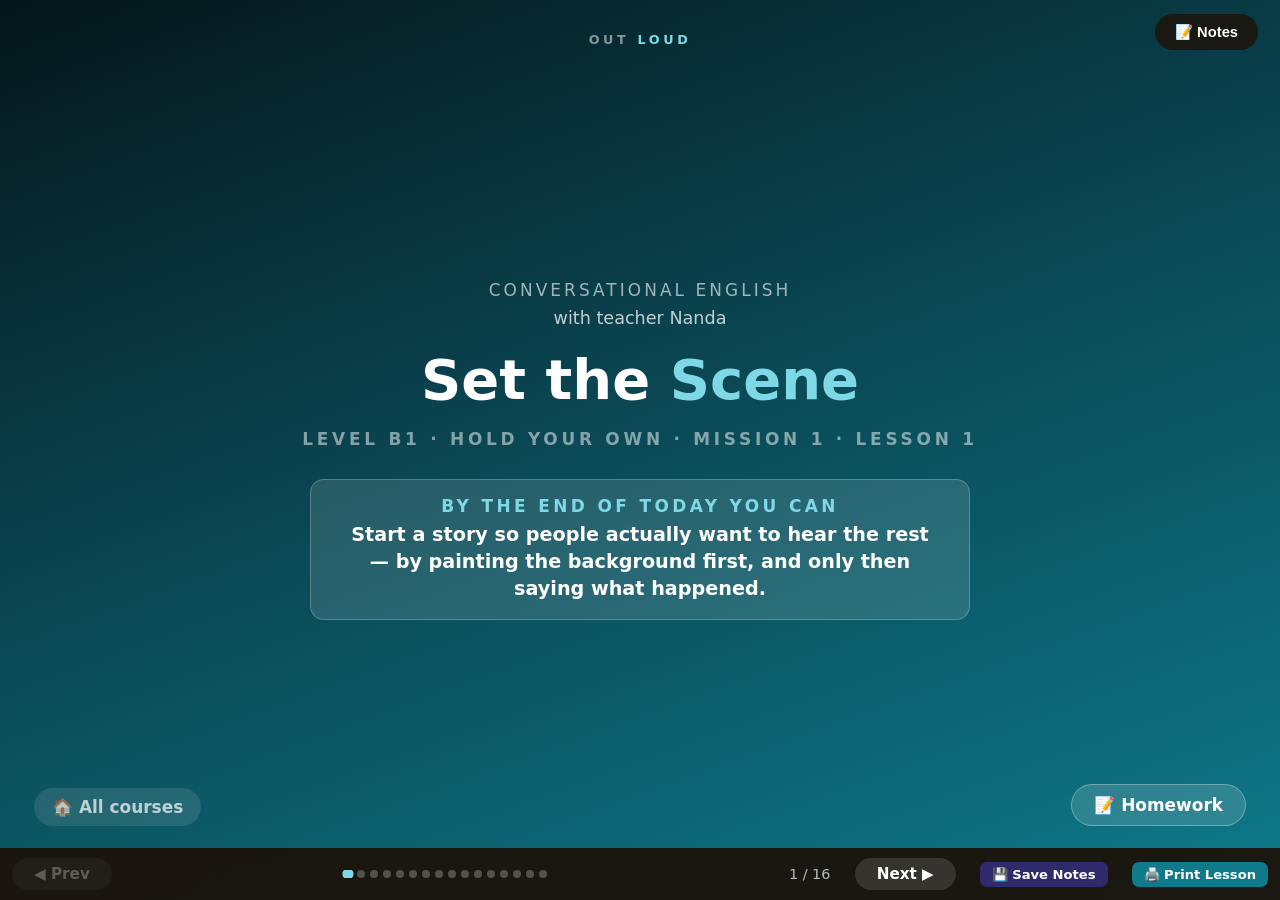
<file: B1-M1-L1/index.html>
<!DOCTYPE html>
<html lang="en">
<head>
<meta charset="UTF-8">
<meta name="viewport" content="width=device-width, initial-scale=1.0">
<title>OUT LOUD B1 · M1 · L1 — Set the Scene</title>
<link rel="stylesheet" href="../engine/outloud.css">
</head>
<body>
<div id="deck">

<!-- ═══ COVER ═══ -->
<div class="slide cover" id="s1" data-label="Cover">
  <div class="title-inner">
    <div class="cover-brand">OUT <span>LOUD</span></div>
    <div class="title-label">Conversational English</div>
    <div class="title-sub">with teacher Nanda</div>
    <h1 class="title-main">Set the <span class="title-accent">Scene</span></h1>
    <div class="title-meta">Level B1 · Hold Your Own · Mission 1 · Lesson 1</div>
    <div class="cando-cover">
      <div class="cc-l">By the end of today you can</div>
      <div class="cc-t">Start a story so people actually want to hear the rest — by painting the background first, and only then saying what happened.</div>
    </div>
    <a class="cover-home" href="../index.html">🏠 All courses</a>
    <button class="cover-hw-btn" data-goto-hw>📝 Homework</button>
  </div>
</div>

<!-- ═══ HOOK ═══ -->
<div class="slide" id="s-hook" data-label="HOOK – Two versions">
  <div class="banner b-hook"><span class="bnum">BEAT 1 · HOOK</span> Same story, two tellers</div>
  <div class="slide-main"><div class="content">
    <h2>One of these people you interrupt. One you let finish.</h2>
    <p class="instruction">Read both. They contain exactly the same facts. Which one do you want to hear the end of?</p>
    <div class="cols2">
      <div class="card">
        <div class="mt-h">Version A</div>
        <p style="font-size:1.08rem;line-height:1.9" data-say="I lost my passport in Rome. I went to the embassy. It was closed. I slept at the station. I got a new passport on Monday.">
          I lost my passport in Rome. I went to the embassy. It was closed. I slept at the station. I got a new passport on Monday.
        </p>
        <p class="inst-light" style="margin:10px 0 0;font-size:1.06rem">Five facts. Nine seconds. Nothing to picture.</p>
      </div>
      <div class="card tint">
        <div class="mt-h">Version B</div>
        <p style="font-size:1.08rem;line-height:1.9" data-say="So it was August, it was about forty degrees, and I was standing outside the embassy in Rome with a bag of melted chocolate, when I realized my passport wasn't in my pocket.">
          So it <b>was</b> August, it <b>was</b> about forty degrees, and I <b>was standing</b> outside the embassy in Rome with a bag of melted chocolate — <b>when</b> I realized my passport wasn't in my pocket.
        </p>
        <p class="inst-light" style="margin:10px 0 0;font-size:1.06rem">One sentence. You can see it. You want the rest.</p>
      </div>
    </div>
    <div class="ccq">
      <div class="cl">💭 Tell me</div>
      <ul>
        <li>Which version has more information? <em>(the same — B just arranges it)</em></li>
        <li>In B, what is happening in the background, and what is the event? <em>(background: standing, heat, August. Event: realizing.)</em></li>
        <li>Which word tells you the event is coming? <em>(when)</em></li>
      </ul>
    </div>
    <p class="inst-light">Version B is not better English. It is <b>better structure</b> — and structure is what we build today.</p>
  </div></div>
</div>

<!-- ═══ INPUT ═══ -->
<div class="slide" id="s-input" data-label="INPUT – A real story">
  <div class="banner b-input"><span class="bnum">BEAT 2 · INPUT</span> A real story, told well</div>
  <div class="slide-main"><div class="content">
    <h2>Listen for the shape, not the words</h2>
    <p class="instruction">First listen: do not try to understand everything. Just answer these three questions.</p>

    <p class="inst-light" style="margin-bottom:4px">🎧 Part 1:</p>
    <div class="audio-box"><audio controls src="AEF3e_Level_3_SB_1.08.mp3"></audio></div>
    <p class="inst-light" style="margin-bottom:4px">🎧 Part 2:</p>
    <div class="audio-box"><audio controls src="AEF3e_Level_3_SB_1.09.mp3"></audio></div>

    <div data-ex="gap">
      <p style="font-size:1.06rem;line-height:2.6">1 &nbsp; Where was the person? <input class="gap" style="width:300px" data-ans="" data-alt="|"> </p>
      <p style="font-size:1.06rem;line-height:2.6">2 &nbsp; What was happening in the background? <input class="gap" style="width:300px" data-ans="" data-alt="|"></p>
      <p style="font-size:1.06rem;line-height:2.6">3 &nbsp; What was the one thing that changed everything? <input class="gap" style="width:300px" data-ans="" data-alt="|"></p>
      <div class="btnrow"><button class="btn btn-reset" data-reset>↺ Reset</button></div>
    </div>
    <p class="inst-light">Now listen a second time and count: how many times do you hear <b>was</b> or <b>were</b> plus a verb ending in <b>-ing</b>? That is the sound of somebody setting a scene.</p>
  </div></div>
</div>

<!-- ═══ BUILD Meaning ═══ -->
<div class="slide" id="s-build-m" data-label="BUILD – Meaning">
  <div class="banner b-build"><span class="bnum">BEAT 3 · BUILD</span> Meaning</div>
  <div class="slide-main"><div class="content">
    <h2>Background and event</h2>
    <p class="instruction">A story needs two layers. English gives you a different tense for each one.</p>
    <div class="card">
      <p style="font-size:1.3rem;line-height:1.9;text-align:center">
        I <b style="color:#0E7A8A">was walking</b> home <b style="color:#D35400">when</b> I <b style="color:#4A1A6A">saw</b> her.
      </p>
      <div class="timeline">
        <div class="tl-line"></div>
        <div class="tl-point" style="left:12%"><span class="tl-label">I start walking</span></div>
        <div class="tl-point" style="left:50%"><span class="tl-dot now"></span><span class="tl-label">I saw her</span></div>
        <div class="tl-point" style="left:88%"><span class="tl-label">I get home</span></div>
      </div>
      <p class="inst-light" style="text-align:center;margin-top:6px">
        <b style="color:#0E7A8A">Past continuous</b> = the long line (the background) &nbsp;·&nbsp;
        <b style="color:#4A1A6A">Past simple</b> = the dot (the event)
      </p>
    </div>
    <div class="ccq">
      <div class="cl">💭 Check your understanding</div>
      <ul>
        <li>Did I finish walking home? <em>(we don't know — the story interrupted it)</em></li>
        <li>Which happened first — the walking or the seeing? <em>(the walking started first)</em></li>
        <li>Which one is short, and which one is long? <em>(saw = short, was walking = long)</em></li>
        <li>"I walked home when I saw her." Is that the same? <em>(no — that means I walked home after seeing her)</em></li>
      </ul>
    </div>
  </div></div>
</div>

<!-- ═══ BUILD Form ═══ -->
<div class="slide" id="s-build-f" data-label="BUILD – Form">
  <div class="banner b-build"><span class="bnum">BEAT 3 · BUILD</span> Form</div>
  <div class="slide-main"><div class="content">
    <h2>How it is built</h2>
    <div class="formula"><span>was / were</span> + <span>verb + -ing</span></div>
    <div class="fgrid">
      <div class="fcell"><b>I / he / she / it</b><span class="ctr">was working</span></div>
      <div class="fcell"><b>you / we / they</b><span class="ctr">were working</span></div>
      <div class="fcell"><b>negative</b><span class="ctr">wasn't / weren't working</span></div>
    </div>
    <div class="card tint">
      <p class="instruction" style="margin-bottom:8px">Two connectors do almost all the work:</p>
      <p style="font-size:1.1rem;line-height:2.1">
        <b style="color:#D35400">when</b> + short event &nbsp;→&nbsp; <span data-say="I was cooking when the phone rang.">I was cooking <b>when</b> the phone rang.</span><br>
        <b style="color:#D35400">while</b> + long background &nbsp;→&nbsp; <span data-say="While I was cooking, the phone rang.">
        <b>While</b> I was cooking, the phone rang.</span>
      </p>
      <p class="inst-light" style="margin:10px 0 0">Same meaning, different order. <b>While</b> almost always takes the -ing verb.</p>
    </div>
  </div></div>
</div>

<!-- ═══ BUILD Pronunciation ═══ -->
<div class="slide" id="s-build-p" data-label="BUILD – Pronunciation (IPA)">
  <div class="banner b-build"><span class="bnum">BEAT 3 · BUILD</span> Pronunciation — weak forms</div>
  <div class="slide-main"><div class="content">
    <h2>Nobody says "was". They say <i data-ipa="wəz"></i>.</h2>
    <p class="instruction">This is why fast English sounds impossible. <b>was</b> and <b>were</b> almost disappear inside a sentence.</p>
    <div class="cols2">
      <div class="card">
        <div class="mt-h">Strong — alone, or stressed</div>
        <p style="font-size:1.2rem;line-height:2.2">
          <b data-say="was">was</b> <i data-ipa="wʌz"></i><br>
          <b data-say="were">were</b> <i data-ipa="wɜr"></i>
        </p>
        <p class="inst-light" style="margin:6px 0 0;font-size:1.06rem">"Yes, I <b>was</b>!"</p>
      </div>
      <div class="card tint">
        <div class="mt-h">Weak — inside a sentence (almost always)</div>
        <p style="font-size:1.2rem;line-height:2.2">
          <b>was</b> → <i data-ipa="wəz"></i><br>
          <b>were</b> → <i data-ipa="wɚ"></i>
        </p>
        <p class="inst-light" style="margin:6px 0 0;font-size:1.06rem">"I <b>was</b> walking home."</p>
      </div>
    </div>
    <div class="card" style="margin-top:14px">
      <p class="instruction" style="margin-bottom:8px">Listen, then say it back at full speed. Use 🔊 slow first, then normal.</p>
      <p style="font-size:1.14rem;line-height:2.3">
        <span data-say="I was working when she called." data-slow data-say-big></span>
        <span data-say="I was working when she called." data-say-big>I was working when she called.</span> <i data-ipa="aɪ wəz ˈwɜrkɪŋ wɛn ʃi kɔld"></i><br>
        <span data-say="They were waiting outside." data-slow data-say-big></span>
        <span data-say="They were waiting outside." data-say-big>They were waiting outside.</span> <i data-ipa="ðeɪ wɚ ˈweɪtɪŋ ˌaʊtˈsaɪd"></i>
      </p>
    </div>
    <p class="inst-light" style="margin-top:14px">🎧 The book audio that drills these weak forms:</p>
    <div class="audio-box"><audio controls src="AEF3e_Level_2_SB_2.12.mp3"></audio></div>
  </div></div>
</div>

<!-- ═══ BUILD Practice ═══ -->
<div class="slide" id="s-build-prac" data-label="BUILD – Practice">
  <div class="banner b-build"><span class="bnum">BEAT 3 · BUILD</span> Practice</div>
  <div class="slide-main"><div class="content">
    <h2>Background or event?</h2>
    <p class="instruction">Write the past continuous (<b>was/were + -ing</b>) or the past simple. Say the sentence out loud before you type.</p>
    <div data-ex="gap">
      <div class="cols2">
        <div>
          <p style="font-size:1.06rem;line-height:2.7">1 &nbsp; I <input class="gap" style="width:150px" data-ans="was driving"> home when the storm <input class="gap" style="width:150px" data-ans="started">.</p>
          <p style="font-size:1.06rem;line-height:2.7">2 &nbsp; While she <input class="gap" style="width:150px" data-ans="was studying">, her phone <input class="gap" style="width:150px" data-ans="rang">.</p>
          <p style="font-size:1.06rem;line-height:2.7">3 &nbsp; They <input class="gap" style="width:150px" data-ans="were waiting"> when I <input class="gap" style="width:150px" data-ans="arrived">.</p>
        </div>
        <div>
          <p style="font-size:1.06rem;line-height:2.7">4 &nbsp; We <input class="gap" style="width:150px" data-ans="were having"> dinner when the lights <input class="gap" style="width:150px" data-ans="went"> out.</p>
          <p style="font-size:1.06rem;line-height:2.7">5 &nbsp; He <input class="gap" style="width:150px" data-ans="broke"> his leg while he <input class="gap" style="width:150px" data-ans="was skiing">.</p>
          <p style="font-size:1.06rem;line-height:2.7">6 &nbsp; What <input class="gap" style="width:150px" data-ans="were you doing"> when it <input class="gap" style="width:150px" data-ans="happened">?</p>
        </div>
      </div>
      <div class="btnrow">
        <button class="btn btn-check" data-check>✓ Check Answers</button>
        <button class="btn btn-reset" data-reset>↺ Reset</button>
      </div>
    </div>
  </div></div>
</div>

<!-- ═══ BUILD Surgery ═══ -->
<div class="slide" id="s-build-surg" data-label="BUILD – Sentence Surgery">
  <div class="banner b-build"><span class="bnum">BEAT 3 · BUILD</span> Sentence Surgery</div>
  <div class="slide-main"><div class="content">
    <h2>🩺 Operate on the tense</h2>
    <p class="instruction">Click the word that is wrong, then choose the cure.</p>
    <div data-ex="surgery">
      <div class="surg" data-say-full="I was watching TV when you called.">
        <div class="surg-s"><span class="sw">I</span><span class="sw" data-bad>watched</span><span class="sw">TV</span><span class="sw">when</span><span class="sw">you</span><span class="sw">called.</span></div>
        <div class="cures"><span class="cure" data-ok>was watching</span><span class="cure">watch</span><span class="cure">were watching</span></div>
      </div>
      <div class="surg" data-say-full="While we were walking, it started to rain.">
        <div class="surg-s"><span class="sw">While</span><span class="sw">we</span><span class="sw" data-bad>walked,</span><span class="sw">it</span><span class="sw">started</span><span class="sw">to</span><span class="sw">rain.</span></div>
        <div class="cures"><span class="cure" data-ok>were walking,</span><span class="cure">was walking,</span><span class="cure">walking,</span></div>
      </div>
      <div class="surg" data-say-full="She was cooking when the doorbell rang.">
        <div class="surg-s"><span class="sw">She</span><span class="sw" data-bad>were</span><span class="sw">cooking</span><span class="sw">when</span><span class="sw">the</span><span class="sw">doorbell</span><span class="sw">rang.</span></div>
        <div class="cures"><span class="cure" data-ok>was</span><span class="cure">is</span><span class="cure">did</span></div>
      </div>
      <div class="surg" data-say-full="I was living in Berlin when I met him.">
        <div class="surg-s"><span class="sw">I</span><span class="sw">was</span><span class="sw">living</span><span class="sw">in</span><span class="sw">Berlin</span><span class="sw">when</span><span class="sw">I</span><span class="sw" data-bad>was meeting</span><span class="sw">him.</span></div>
        <div class="cures"><span class="cure" data-ok>met</span><span class="cure">meeting</span><span class="cure">have met</span></div>
      </div>
      <div class="vitals"><div class="vitals-f"></div></div>
      <div class="btnrow"><button class="btn btn-reset" data-reset>↺ Reset</button></div>
    </div>
  </div></div>
</div>

<!-- ═══ PLAY Auction ═══ -->
<div class="slide" id="s-play-auc" data-label="PLAY – Word Auction">
  <div class="banner b-play"><span class="bnum">BEAT 4 · PLAY</span> Word Auction</div>
  <div class="slide-main"><div class="content">
    <h2>💰 How sure are you, really?</h2>
    <p class="instruction">You have 100 points. Read each sentence, choose <b>Correct</b> or <b>Wrong</b>, and bet the points you are willing to risk. Sure? Bet big. Guessing? Bet 5.</p>
    <div data-ex="auction" data-points="100">
      <div class="auc-bank">
        <div><span class="em-l">Your points</span><b data-auc-total>100</b></div>
        <div style="font-size:1.06rem;opacity:.8;max-width:420px">Right = you win your bet. Wrong = you lose it. Confident and wrong is the most expensive thing in language learning.</div>
      </div>
      <div class="auc-row" data-correct="1">
        <div class="auc-s">I was reading when the lights went out.</div>
        <button class="auc-btn" data-v="1">Correct</button><button class="auc-btn" data-v="0">Wrong</button>
        <input class="auc-bet" type="number" min="0" max="100">
      </div>
      <div class="auc-row" data-correct="0">
        <div class="auc-s">While I walked to work, I was seeing an accident.</div>
        <button class="auc-btn" data-v="1">Correct</button><button class="auc-btn" data-v="0">Wrong</button>
        <input class="auc-bet" type="number" min="0" max="100">
      </div>
      <div class="auc-row" data-correct="1">
        <div class="auc-s">What were you doing at eight o'clock last night?</div>
        <button class="auc-btn" data-v="1">Correct</button><button class="auc-btn" data-v="0">Wrong</button>
        <input class="auc-bet" type="number" min="0" max="100">
      </div>
      <div class="auc-row" data-correct="0">
        <div class="auc-s">They were knowing the answer immediately.</div>
        <button class="auc-btn" data-v="1">Correct</button><button class="auc-btn" data-v="0">Wrong</button>
        <input class="auc-bet" type="number" min="0" max="100">
      </div>
      <div class="auc-row" data-correct="1">
        <div class="auc-s">She broke her arm while she was playing soccer.</div>
        <button class="auc-btn" data-v="1">Correct</button><button class="auc-btn" data-v="0">Wrong</button>
        <input class="auc-bet" type="number" min="0" max="100">
      </div>
      <div class="auc-row" data-correct="0">
        <div class="auc-s">When I was arriving, everybody was leaving.</div>
        <button class="auc-btn" data-v="1">Correct</button><button class="auc-btn" data-v="0">Wrong</button>
        <input class="auc-bet" type="number" min="0" max="100">
      </div>
      <div class="btnrow">
        <button class="btn btn-check" data-check>✓ Settle the auction</button>
        <button class="btn btn-reset" data-reset>↺ Reset</button>
        <button class="btn btn-key" data-key>🔑 Show Answer Key</button>
      </div>
      <div class="key">
        <b>1 Correct.</b> Background + event. &nbsp; <b>2 Wrong</b> — the tenses are swapped: <i>While I was walking to work, I saw an accident.</i> &nbsp;
        <b>3 Correct.</b> &nbsp; <b>4 Wrong</b> — <i>know</i> is a state verb, so it does not take the continuous: <i>They knew the answer immediately.</i> &nbsp;
        <b>5 Correct.</b> &nbsp; <b>6 Wrong</b> — <i>arrive</i> is a short event: <i>When I arrived, everybody was leaving.</i>
      </div>
    </div>
  </div></div>
</div>

<!-- ═══ PLAY Story Cubes ═══ -->
<div class="slide" id="s-play-dice" data-label="PLAY – Story Cubes">
  <div class="banner b-play"><span class="bnum">BEAT 4 · PLAY</span> Story Cubes</div>
  <div class="slide-main"><div class="content">
    <h2>🎲 Roll it. Tell it. Sixty seconds.</h2>
    <p class="instruction">Roll the die. Whatever you land on, tell that story — and you must set the scene <b>before</b> you say what happened.</p>
    <p class="inst-light">Start with: "So it was…" or "I was… when…"</p>
    <div data-ex="dice">
      <div class="dice">
        <div class="die">⚀</div>
        <button class="btn btn-go" data-dice-roll>🎲 Roll the die</button>
        <div class="dice-p"></div>
      </div>
      <div hidden>
        <span data-face>A time you were somewhere you should not have been.</span>
        <span data-face>A time technology failed you at the worst possible moment.</span>
        <span data-face>A time you met somebody you did not expect to meet.</span>
        <span data-face>A time you were completely lost.</span>
        <span data-face>A time something went wrong with food.</span>
        <span data-face>A time you were the only person who noticed something.</span>
      </div>
    </div>
    <div class="tnote"><b>Teacher move:</b> after they finish, ask one question — "What was the weather doing?" or "What were the other people doing?" Then have them tell it again with that detail included. The second telling is always better, and that is the point they need to feel.</div>
  </div></div>
</div>

<!-- ═══ LAND ═══ -->
<div class="slide" id="s-land" data-label="LAND – Fluency Log">
  <div class="banner b-land"><span class="bnum">BEAT 5 · LAND</span> Your Fluency Log</div>
  <div class="slide-main"><div class="content">
    <div class="cando">
      <div class="cs-l">✅ Unlocked today</div>
      <div class="cs-t">I can open a story by setting the scene in the past continuous, and then deliver the event in the past simple, so the listener can picture it.</div>
    </div>
    <p class="instruction">Record ninety seconds. Tell one true story from your life. Rules: the first sentence must contain <b>was</b> or <b>were</b> + <b>-ing</b>, and somewhere you must use <b>when</b> or <b>while</b>.</p>
    <div data-ex="recorder" data-max="120">
      <div class="rec">
        <div><span class="rec-dot"></span><span class="rec-t">0:00</span></div>
        <div style="margin-top:10px">
          <button class="btn-rec" data-rec-start>● Start recording</button>
          <button class="btn-rec stop" data-rec-stop disabled>■ Stop</button>
        </div>
        <div class="rec-play"><audio controls></audio></div>
        <p class="rec-note">Recording happens inside your browser. Nothing is uploaded anywhere.</p>
      </div>
    </div>
    <div class="tnote"><b>Teacher setup:</b> save as <b>lesson-01.webm</b> in the student's Fluency Log folder. This is the "before" recording for the B1 Mission 1 project — a three-minute true story.</div>
  </div></div>
</div>

<!-- ═══ HOMEWORK ═══ -->
<div class="slide cover hw" id="hw-cover" data-label="Homework Cover">
  <div class="title-inner">
    <div class="title-label">Set the Scene</div>
    <h1 class="title-main">Home<span class="title-accent">work</span></h1>
    <div class="title-sub">Collect stories. You will need six by the end of this mission.</div>
  </div>
</div>

<div class="slide" id="hw-streak" data-label="HW1 – 7-Day Streak">
  <div class="banner b-hw"><span class="bnum">HW1</span> The 7-Day Streak Card</div>
  <div class="slide-main"><div class="content">
    <h2>Seven days. Five minutes each.</h2>
    <div data-ex="streak">
      <div class="streak">
        <div class="day"><div class="day-n">Mon</div><div class="day-t">Write <b>three</b> "I was ___ when ___" sentences about last week.</div><div class="day-x">✅</div></div>
        <div class="day"><div class="day-n">Tue</div><div class="day-t">Watch one <b>Ted Lasso</b> scene. Write down every <b>was/were + -ing</b> you hear.</div><div class="day-x">✅</div></div>
        <div class="day"><div class="day-n">Wed</div><div class="day-t">Describe a <b>photo on your phone</b> out loud: what were people doing?</div><div class="day-x">✅</div></div>
        <div class="day"><div class="day-n">Thu</div><div class="day-t">Listen to one <b>Moth</b> story. How does the teller open it?</div><div class="day-x">✅</div></div>
        <div class="day"><div class="day-n">Fri</div><div class="day-t">Practice the weak forms: say ten sentences with <i data-ipa="wəz"></i> and <i data-ipa="wɚ"></i>.</div><div class="day-x">✅</div></div>
        <div class="day"><div class="day-n">Sat</div><div class="day-t">Do the <b>AI Partner Card</b> on the next page.</div><div class="day-x">✅</div></div>
        <div class="day"><div class="day-n">Sun</div><div class="day-t">Record your <b>90-second story</b> and send it to me.</div><div class="day-x">✅</div></div>
      </div>
      <div class="btnrow"><button class="btn btn-reset" data-reset>↺ Reset</button></div>
    </div>
  </div></div>
</div>

<div class="slide" id="hw-gap" data-label="HW2 – Narrative tenses">
  <div class="banner b-hw"><span class="bnum">HW2</span> Finish the story</div>
  <div class="slide-main"><div class="content">
    <h2>Complete with the past simple or the past continuous</h2>
    <div data-ex="gap">
      <div class="card" style="font-size:1.06rem;line-height:2.8">
        Last summer I <span style="background:#E3F5EA;color:#1A7A4A;font-weight:800;padding:1px 7px;border-radius:5px">was traveling</span> <em style="color:#8A7A6A;font-size:1.06rem">(travel)</em> around Portugal with two friends.
        One evening we <input class="gap" style="width:160px" data-ans="were sitting"> <em style="color:#8A7A6A;font-size:1.06rem">(sit)</em> outside a small restaurant in Porto.
        The sun <input class="gap" style="width:160px" data-ans="was going"> <em style="color:#8A7A6A;font-size:1.06rem">(go)</em> down and somebody <input class="gap" style="width:160px" data-ans="was playing"> <em style="color:#8A7A6A;font-size:1.06rem">(play)</em> guitar in the street.
        While we <input class="gap" style="width:160px" data-ans="were waiting"> <em style="color:#8A7A6A;font-size:1.06rem">(wait)</em> for our food, a woman <input class="gap" style="width:160px" data-ans="came"> <em style="color:#8A7A6A;font-size:1.06rem">(come)</em> up to our table.
        She <input class="gap" style="width:160px" data-ans="looked"> <em style="color:#8A7A6A;font-size:1.06rem">(look)</em> at me for a long moment. Then she <input class="gap" style="width:160px" data-ans="said"> <em style="color:#8A7A6A;font-size:1.06rem">(say)</em> my mother's name.
      </div>
      <div class="btnrow">
        <button class="btn btn-check" data-check>✓ Check Answers</button>
        <button class="btn btn-reset" data-reset>↺ Reset</button>
      </div>
    </div>
    <p class="inst-light" style="margin-top:14px">✍️ Now write the next two sentences yourself. What happened?</p>
    <textarea class="bigbox" style="min-height:90px"></textarea>
  </div></div>
</div>

<div class="slide" id="hw-ai" data-label="HW3 – AI Partner Card">
  <div class="banner b-hw"><span class="bnum">HW3</span> Your AI Partner Card</div>
  <div class="slide-main"><div class="content">
    <h2>🤖 The Interrogator — narrative tenses</h2>
    <p class="instruction">Open ChatGPT, Claude or Gemini. Copy this in exactly. Answer out loud first, then type.</p>
    <div class="aicard" id="ai3">You are my English conversation partner. My level is B1.

Ask me 12 questions, ONE AT A TIME, waiting for my answer each time.
Every question must force me to use the PAST CONTINUOUS in my answer —
for example "What were you doing when...?" — and my answer should
naturally contain both a background and an event.

Topics: my week, my childhood, travel, work, embarrassing moments.

After each answer:
 - if I used the past continuous or past simple incorrectly, show me the
   corrected sentence in bold, then move on
 - ignore every other kind of mistake completely
Do not explain grammar unless I ask.

At the end, tell me the ONE tense mistake I made most often.

Start with question 1 now.</div>
    <button class="btn-copy" data-copy="ai3">📋 Copy the prompt</button>
  </div></div>
</div>

<div class="slide" id="hw-voice" data-label="HW4 – Voice Note">
  <div class="banner b-hw"><span class="bnum">HW4</span> The Voice Note</div>
  <div class="slide-main"><div class="content">
    <h2>🎤 Ninety seconds. Send it to me.</h2>
    <div class="card tint">
      <p style="font-size:1.24rem;font-weight:800;color:var(--c);line-height:1.7">
        Tell me about a time something went wrong.
      </p>
      <p class="inst-light" style="margin:12px 0 0">
        <b>Two rules only:</b><br>
        1 · Your first sentence sets the scene — where, when, what was happening.<br>
        2 · Somewhere you use <b>when</b> or <b>while</b>.
      </p>
    </div>
    <div class="card">
      <p class="instruction" style="margin-bottom:8px">✍️ Plan the first sentence here — then close the screen and speak without reading:</p>
      <textarea class="bigbox" style="min-height:90px"></textarea>
    </div>
    <p class="inst-light">I will reply with my own version of the same story. 🎧</p>
  </div></div>
</div>

</div><!-- /deck -->

<script src="../engine/outloud.js"></script>
<script>
OUTLOUD.init({
  level: 'b1',
  code: 'B1 · Mission 1 · Lesson 1',
  title: 'Set the Scene',
  url: 'https://teacher-nanda.github.io/OUT-LOUD/B1-M1-L1/index.html'
});
</script>
</body>
</html>
</file>
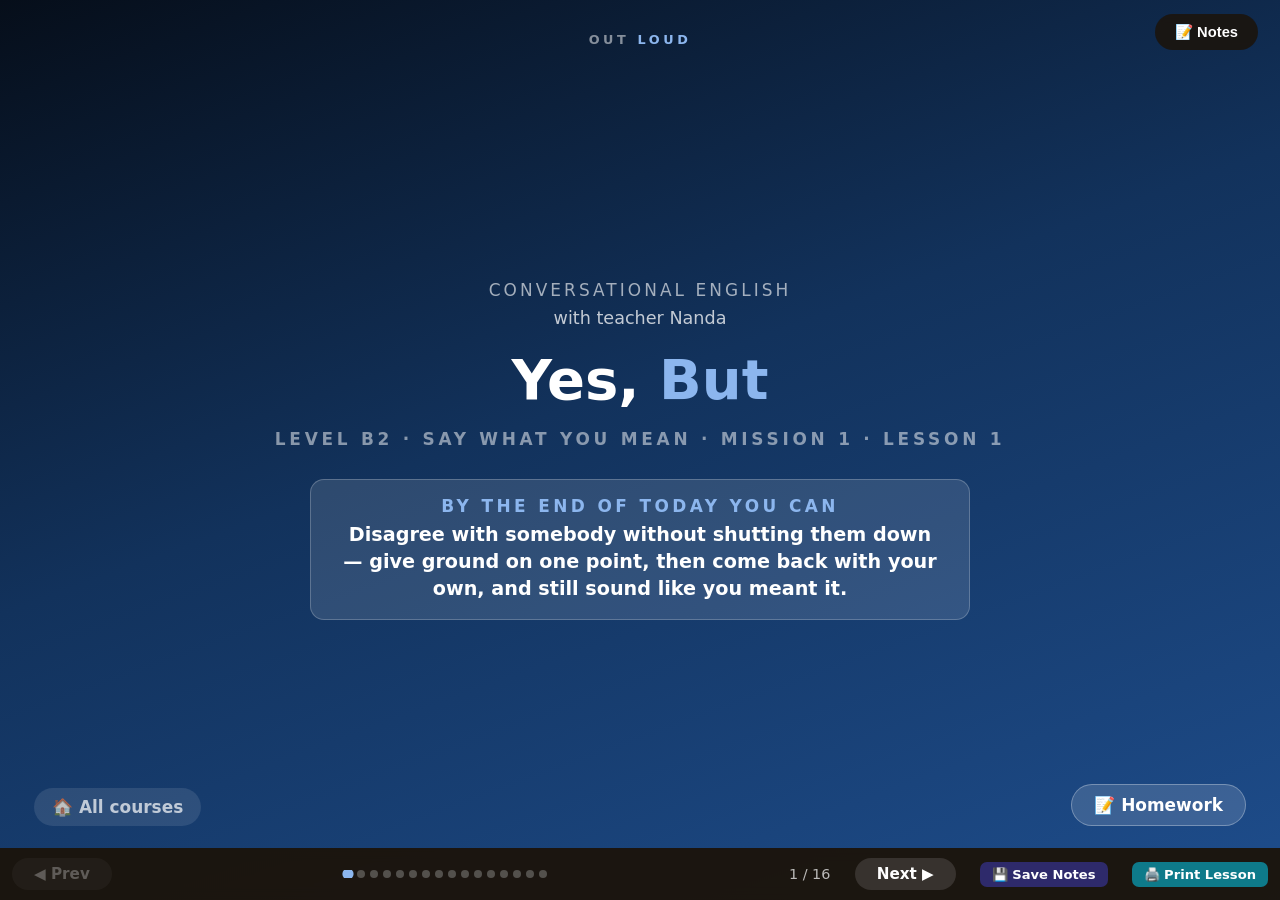
<file: B2-M1-L1/index.html>
<!DOCTYPE html>
<html lang="en">
<head>
<meta charset="UTF-8">
<meta name="viewport" content="width=device-width, initial-scale=1.0">
<title>OUT LOUD B2 · M1 · L1 — Yes, But</title>
<link rel="stylesheet" href="../engine/outloud.css">
</head>
<body>
<div id="deck">

<!-- ═══ COVER ═══ -->
<div class="slide cover" id="s1" data-label="Cover">
  <div class="title-inner">
    <div class="cover-brand">OUT <span>LOUD</span></div>
    <div class="title-label">Conversational English</div>
    <div class="title-sub">with teacher Nanda</div>
    <h1 class="title-main">Yes, <span class="title-accent">But</span></h1>
    <div class="title-meta">Level B2 · Say What You Mean · Mission 1 · Lesson 1</div>
    <div class="cando-cover">
      <div class="cc-l">By the end of today you can</div>
      <div class="cc-t">Disagree with somebody without shutting them down — give ground on one point, then come back with your own, and still sound like you meant it.</div>
    </div>
    <a class="cover-home" href="../index.html">🏠 All courses</a>
    <button class="cover-hw-btn" data-goto-hw>📝 Homework</button>
  </div>
</div>

<!-- ═══ HOOK ═══ -->
<div class="slide" id="s-hook" data-label="HOOK – Truth or Trash">
  <div class="banner b-hook"><span class="bnum">BEAT 1 · HOOK</span> Truth or Trash</div>
  <div class="slide-main"><div class="content">
    <h2>🗑️ Half of these are real English. Half are textbook English.</h2>
    <p class="instruction">Click a phrase, then click the box where it belongs. These are all ways of disagreeing — but only some of them are things people actually say.</p>
    <div data-ex="sort">
      <div class="sortbank">
        <span class="tile" data-col="real" data-say-word="I see what you mean, but…">I see what you mean, but…</span>
        <span class="tile" data-col="trash" data-say-word="I am not in agreement with you.">I am not in agreement with you.</span>
        <span class="tile" data-col="real" data-say-word="That's fair, although…">That's fair, although…</span>
        <span class="tile" data-col="trash" data-say-word="Your opinion is incorrect.">Your opinion is incorrect.</span>
        <span class="tile" data-col="real" data-say-word="I'm not sure I'd go that far.">I'm not sure I'd go that far.</span>
        <span class="tile" data-col="trash" data-say-word="I disagree with you totally.">I disagree with you totally.</span>
        <span class="tile" data-col="real" data-say-word="You've got a point, but…">You've got a point, but…</span>
        <span class="tile" data-col="trash" data-say-word="It is my opinion that you are wrong.">It is my opinion that you are wrong.</span>
        <span class="tile" data-col="real" data-say-word="Yeah, no, I hear you — but…">Yeah, no, I hear you — but…</span>
        <span class="tile" data-col="real" data-say-word="Isn't that a bit strong?">Isn't that a bit strong?</span>
      </div>
      <div class="sortcols" style="grid-template-columns:1fr 1fr">
        <div class="sortcol" data-col="real"><h4>✅ Real English<br><span style="font-weight:400;font-size:1.06rem;color:#8A7A6A">people say this</span></h4></div>
        <div class="sortcol" data-col="trash"><h4>🗑️ Textbook English<br><span style="font-weight:400;font-size:1.06rem;color:#8A7A6A">nobody says this</span></h4></div>
      </div>
      <div class="btnrow">
        <button class="btn btn-check" data-check>✓ Check Answers</button>
        <button class="btn btn-reset" data-reset>↺ Reset</button>
        <button class="btn btn-key" data-key>🔑 Show Answer Key</button>
      </div>
      <div class="key">
        Notice what the real ones all have in common: they <b>give something away first</b>. "I see what you mean." "That's fair." "You've got a point." Nobody in English walks straight into a disagreement — and the ones in the trash column fail not because they are ungrammatical, but because they are <b>too direct to be survivable</b> in a meeting.
      </div>
    </div>
  </div></div>
</div>

<!-- ═══ INPUT ═══ -->
<div class="slide" id="s-input" data-label="INPUT – Reacting">
  <div class="banner b-input"><span class="bnum">BEAT 2 · INPUT</span> Listen to the moment they give ground</div>
  <div class="slide-main"><div class="content">
    <h2>What happens in the first three words?</h2>
    <p class="instruction">Listen. Every time a speaker disagrees, write down the <b>first three words</b> they say.</p>

    <div class="audio-box"><audio controls src="AEF3e_Level_4_SB_1.07.mp3"></audio></div>
    <div class="tnote"><b>Teacher move:</b> for an authentic alternative, play the first eight minutes of <b>12 Angry Men</b> — Juror 8 disagrees with eleven people and never once says "you're wrong."</div>

    <div data-ex="gap">
      <div class="cols2">
        <div>
          <p style="font-size:1.06rem;line-height:2.7">Speaker 1: <input class="gap" style="width:250px" data-ans="" data-alt="|"></p>
          <p style="font-size:1.06rem;line-height:2.7">Speaker 2: <input class="gap" style="width:250px" data-ans="" data-alt="|"></p>
        </div>
        <div>
          <p style="font-size:1.06rem;line-height:2.7">Speaker 3: <input class="gap" style="width:250px" data-ans="" data-alt="|"></p>
          <p style="font-size:1.06rem;line-height:2.7">Speaker 4: <input class="gap" style="width:250px" data-ans="" data-alt="|"></p>
        </div>
      </div>
      <div class="btnrow"><button class="btn btn-reset" data-reset>↺ Reset</button></div>
    </div>
    <div class="ccq">
      <div class="cl">💭 Tell me</div>
      <ul>
        <li>Did anybody begin with the word "no"? <em>(almost never)</em></li>
        <li>What did they do before disagreeing? <em>(agreed with something first)</em></li>
        <li>Why? <em>(so the other person keeps listening)</em></li>
      </ul>
    </div>
  </div></div>
</div>

<!-- ═══ BUILD Meaning ═══ -->
<div class="slide" id="s-build-m" data-label="BUILD – Meaning">
  <div class="banner b-build"><span class="bnum">BEAT 3 · BUILD</span> Meaning — the three-part move</div>
  <div class="slide-main"><div class="content">
    <h2>Every strong disagreement in English has three parts</h2>
    <div class="card">
      <div class="cols3">
        <div style="text-align:center">
          <div style="background:#2A8C5A;color:#fff;border-radius:10px;padding:9px;font-weight:800">1 · CONCEDE</div>
          <p style="margin-top:10px;font-size:1.06rem">Give them something real.<br><em style="color:#8A7A6A">"You're right that it's expensive."</em></p>
        </div>
        <div style="text-align:center">
          <div style="background:#D35400;color:#fff;border-radius:10px;padding:9px;font-weight:800">2 · PIVOT</div>
          <p style="margin-top:10px;font-size:1.06rem">One word turns the sentence.<br><em style="color:#8A7A6A">"…but / although / that said…"</em></p>
        </div>
        <div style="text-align:center">
          <div style="background:#1E4D8C;color:#fff;border-radius:10px;padding:9px;font-weight:800">3 · ASSERT</div>
          <p style="margin-top:10px;font-size:1.06rem">Now say your thing, clearly.<br><em style="color:#8A7A6A">"…doing nothing costs more."</em></p>
        </div>
      </div>
    </div>
    <div class="card tint">
      <p style="font-size:1.14rem;line-height:1.9" data-say="You're right that it's expensive, but I'd argue doing nothing costs us more.">
        <b style="color:#2A8C5A">You're right that it's expensive,</b> <b style="color:#D35400">but</b> <b style="color:#1E4D8C">I'd argue doing nothing costs us more.</b>
      </p>
    </div>
    <div class="ccq">
      <div class="cl">💭 Check your understanding</div>
      <ul>
        <li>In that sentence, do I agree or disagree? <em>(disagree — the second half is my real position)</em></li>
        <li>Which half does the listener remember? <em>(the second — English puts the point you want to win at the end)</em></li>
        <li>If I swap the halves, does the meaning change? <em>(yes — "It's expensive, but you're right" now concedes to them)</em></li>
      </ul>
    </div>
    <p class="inst-light">⚠️ This is the rule that matters: <b>whatever comes after "but" is what you actually mean.</b> Everything before it is the price you pay to be heard.</p>
  </div></div>
</div>

<!-- ═══ BUILD Form ═══ -->
<div class="slide" id="s-build-f" data-label="BUILD – Form">
  <div class="banner b-build"><span class="bnum">BEAT 3 · BUILD</span> Form — your toolkit</div>
  <div class="slide-main"><div class="content">
    <h2>Nine pivots, three strengths</h2>
    <p class="instruction">Same job, different force. Click to hear each one.</p>
    <div class="cols3">
      <div class="card">
        <div class="mt-h">Soft — you might still be persuaded</div>
        <p style="font-size:1.06rem;line-height:2.2">
          <span data-say="I take your point, but…">I take your point, but…</span><br>
          <span data-say="That's fair, although…">That's fair, although…</span><br>
          <span data-say="To some extent, yes — that said…">To some extent, yes — that said…</span>
        </p>
      </div>
      <div class="card">
        <div class="mt-h">Firm — you have decided</div>
        <p style="font-size:1.06rem;line-height:2.2">
          <span data-say="Granted, but…">Granted, but…</span><br>
          <span data-say="Admittedly, although…">Admittedly, although…</span><br>
          <span data-say="Having said that…">Having said that…</span>
        </p>
      </div>
      <div class="card">
        <div class="mt-h">Hard — you are drawing a line</div>
        <p style="font-size:1.06rem;line-height:2.2">
          <span data-say="I'm not sure I'd go that far.">I'm not sure I'd go that far.</span><br>
          <span data-say="With respect, that's not quite it.">With respect, that's not quite it.</span><br>
          <span data-say="I'd push back on that.">I'd push back on that.</span>
        </p>
      </div>
    </div>
    <div class="card tint">
      <p class="instruction" style="margin-bottom:8px">Two structures worth owning:</p>
      <p style="font-size:1.08rem;line-height:2.2">
        <b>although / though</b> + full clause &nbsp;→&nbsp; <span data-say="Although the data is limited, the pattern is clear.">Although the data is limited, the pattern is clear.</span><br>
        <b>whereas / while</b> + contrast &nbsp;→&nbsp; <span data-say="Whereas the first study was small, the second covered ten thousand people.">Whereas the first study was small, the second covered ten thousand people.</span>
      </p>
      <p class="inst-light" style="margin:10px 0 0">⚠️ <b>Although</b> and <b>but</b> never appear in the same sentence. "Although it's late, but I'll come" is the single most common B2 error there is.</p>
    </div>
  </div></div>
</div>

<!-- ═══ BUILD Pronunciation ═══ -->
<div class="slide" id="s-build-p" data-label="BUILD – Pronunciation (IPA)">
  <div class="banner b-build"><span class="bnum">BEAT 3 · BUILD</span> Pronunciation — the concession fall-rise</div>
  <div class="slide-main"><div class="content">
    <h2>The tune tells them "there's a but coming"</h2>
    <p class="instruction">Native speakers signal the pivot <b>before</b> they say it — with the melody. The concession half goes down, then up.</p>
    <div class="card">
      <p style="font-size:1.24rem;line-height:2.4;text-align:center">
        <span style="color:#2A8C5A;font-weight:700">You're ↘right↗ about the cost,</span> &nbsp;<span style="color:#1E4D8C;font-weight:700">but the timing ↘matters more.</span>
      </p>
      <p class="inst-light" style="text-align:center;margin:6px 0 0">Down-then-up on the concession = "I am not finished." A flat fall = "I agree, end of story."</p>
    </div>
    <div class="cols2" style="margin-top:14px">
      <div class="card">
        <div class="mt-h">Weak forms — these almost vanish</div>
        <p style="font-size:1.12rem;line-height:2.3">
          <span data-say="but">but</span> <i data-ipa="bət"></i> &nbsp;·&nbsp; <span data-say="that">that</span> <i data-ipa="ðət"></i><br>
          <span data-say="to some extent">to some extent</span> <i data-ipa="tə səm ɪkˈstɛnt"></i><br>
          <span data-say="I'd argue that">I'd argue that</span> <i data-ipa="aɪd ˈɑrgju ðət"></i>
        </p>
      </div>
      <div class="card tint">
        <div class="mt-h">Say these three at full speed</div>
        <p style="font-size:1.06rem;line-height:2.3">
          <span data-say="I take your point, but I'd argue the opposite." data-slow></span>
          <span data-say="I take your point, but I'd argue the opposite.">I take your point, but I'd argue the opposite.</span><br>
          <span data-say="Granted, although that's not the whole picture." data-slow></span>
          <span data-say="Granted, although that's not the whole picture.">Granted, although that's not the whole picture.</span><br>
          <span data-say="To some extent, yes. Having said that, I'm not convinced." data-slow></span>
          <span data-say="To some extent, yes. Having said that, I'm not convinced.">To some extent, yes. Having said that, I'm not convinced.</span>
        </p>
      </div>
    </div>
  </div></div>
</div>

<!-- ═══ BUILD Practice ═══ -->
<div class="slide" id="s-build-prac" data-label="BUILD – Practice">
  <div class="banner b-build"><span class="bnum">BEAT 3 · BUILD</span> Practice</div>
  <div class="slide-main"><div class="content">
    <h2>Complete the pivot</h2>
    <p class="instruction">Write <b>although</b>, <b>but</b>, <b>whereas</b>, <b>granted</b>, <b>that said</b> or <b>admittedly</b>. More than one may fit — the checker accepts the natural options.</p>
    <div data-ex="gap">
      <p style="font-size:1.06rem;line-height:2.8">1 &nbsp; <input class="gap" style="width:150px" data-ans="although" data-alt="though"> the price is high, the quality justifies it.</p>
      <p style="font-size:1.06rem;line-height:2.8">2 &nbsp; It's a strong idea, <input class="gap" style="width:150px" data-ans="but"> I'm worried about the timing.</p>
      <p style="font-size:1.06rem;line-height:2.8">3 &nbsp; The first option is cheap, <input class="gap" style="width:150px" data-ans="whereas" data-alt="while"> the second is far more reliable.</p>
      <p style="font-size:1.06rem;line-height:2.8">4 &nbsp; <input class="gap" style="width:150px" data-ans="granted" data-alt="admittedly">, we've never done this before — that doesn't mean it can't work.</p>
      <p style="font-size:1.06rem;line-height:2.8">5 &nbsp; I completely agree with the goal. <input class="gap" style="width:150px" data-ans="that said" data-alt="having said that">, the method worries me.</p>
      <p style="font-size:1.06rem;line-height:2.8">6 &nbsp; <input class="gap" style="width:150px" data-ans="admittedly" data-alt="granted">, the data is limited, <input class="gap" style="width:150px" data-ans="but"> the direction is unmistakable.</p>
      <div class="btnrow">
        <button class="btn btn-check" data-check>✓ Check Answers</button>
        <button class="btn btn-reset" data-reset>↺ Reset</button>
      </div>
    </div>
  </div></div>
</div>

<!-- ═══ BUILD Surgery ═══ -->
<div class="slide" id="s-build-surg" data-label="BUILD – Sentence Surgery">
  <div class="banner b-build"><span class="bnum">BEAT 3 · BUILD</span> Sentence Surgery</div>
  <div class="slide-main"><div class="content">
    <h2>🩺 These are the four mistakes B2 speakers actually make</h2>
    <p class="instruction">Click the word that is wrong, then choose the cure.</p>
    <div data-ex="surgery">
      <div class="surg" data-say-full="Although it's late, I'll come.">
        <div class="surg-s"><span class="sw">Although</span><span class="sw">it's</span><span class="sw">late,</span><span class="sw" data-bad>but</span><span class="sw">I'll</span><span class="sw">come.</span></div>
        <div class="cures"><span class="cure" data-ok>—</span><span class="cure">and</span><span class="cure">so</span></div>
      </div>
      <div class="surg" data-say-full="I'm not sure I'd go that far.">
        <div class="surg-s"><span class="sw">I'm</span><span class="sw">not</span><span class="sw">sure</span><span class="sw">I'd</span><span class="sw" data-bad>go so far</span><span class="sw">that.</span></div>
        <div class="cures"><span class="cure" data-ok>go that far</span><span class="cure">going that far</span><span class="cure">went that far</span></div>
      </div>
      <div class="surg" data-say-full="Despite the cost, it's worth doing.">
        <div class="surg-s"><span class="sw" data-bad>Despite of</span><span class="sw">the</span><span class="sw">cost,</span><span class="sw">it's</span><span class="sw">worth</span><span class="sw">doing.</span></div>
        <div class="cures"><span class="cure" data-ok>Despite</span><span class="cure">Although</span><span class="cure">However</span></div>
      </div>
      <div class="surg" data-say-full="I take your point. However, the timing is wrong.">
        <div class="surg-s"><span class="sw">I</span><span class="sw">take</span><span class="sw">your</span><span class="sw">point.</span><span class="sw" data-bad>However</span><span class="sw">the</span><span class="sw">timing</span><span class="sw">is</span><span class="sw">wrong.</span></div>
        <div class="cures"><span class="cure" data-ok>However,</span><span class="cure">However that</span><span class="cure">But however</span></div>
      </div>
      <div class="vitals"><div class="vitals-f"></div></div>
      <div class="btnrow"><button class="btn btn-reset" data-reset>↺ Reset</button></div>
    </div>
    <div class="tnote"><b>Why these four:</b> 1 is the although+but doubling. 2 is a fixed collocation. 3 is <i>despite</i> vs <i>in spite of</i>. 4 is punctuation — <i>however</i> takes a comma and cannot join two clauses like <i>but</i> can.</div>
  </div></div>
</div>

<!-- ═══ PLAY Escalator ═══ -->
<div class="slide" id="s-play" data-label="PLAY – The Concession Ladder">
  <div class="banner b-play"><span class="bnum">BEAT 4 · PLAY</span> The Concession Ladder</div>
  <div class="slide-main"><div class="content">
    <h2>🪜 One position. Five rounds. I attack every time.</h2>
    <p class="instruction">Take a position on the statement below. Each round, I give you a counter-argument, and you must concede something real before you come back. You may never repeat a pivot phrase.</p>
    <div class="card tint">
      <p style="font-size:1.22rem;font-weight:800;color:var(--c)" data-say="Remote work is better for everybody.">"Remote work is better for everybody."</p>
    </div>
    <div data-ex="escalator">
      <div class="esc-step"><div class="esc-n">1</div><div class="esc-b">
        <div class="esc-ask">Your position, in one sentence</div><div class="esc-eg">I'd argue remote work is better for most people, most of the time.</div><input class="esc-in"></div></div>
      <div class="esc-step"><div class="esc-n">2</div><div class="esc-b">
        <div class="esc-ask">I say: "But new employees learn nothing at home." → concede + come back</div><div class="esc-eg">Granted, juniors do lose something — although that's an onboarding problem, not a location problem.</div><input class="esc-in"></div></div>
      <div class="esc-step"><div class="esc-n">3</div><div class="esc-b">
        <div class="esc-ask">I say: "Teams lose their culture." → concede + come back</div><div class="esc-eg">That's fair to an extent. Having said that…</div><input class="esc-in"></div></div>
      <div class="esc-step"><div class="esc-n">4</div><div class="esc-b">
        <div class="esc-ask">I say: "Productivity data is mixed." → concede + come back</div><div class="esc-eg">Admittedly the evidence isn't settled, but…</div><input class="esc-in"></div></div>
      <div class="esc-step"><div class="esc-n">5</div><div class="esc-b">
        <div class="esc-ask">Final: restate your position, stronger than round 1</div><div class="esc-eg">So while I'd accept it isn't universal, I'd still maintain…</div><input class="esc-in"></div></div>
      <div class="esc-meter">
        <div><span class="em-l">Words in your last answer</span><b data-esc-words>0</b></div>
        <div><span class="em-l">Round 1 had</span><b data-esc-start>0</b></div>
        <div><span class="em-l">You grew it by</span><b data-esc-grow>0×</b></div>
        <button class="btn btn-check" data-esc-next>↓ Next round</button>
      </div>
    </div>
  </div></div>
</div>

<!-- ═══ PLAY Dice ═══ -->
<div class="slide" id="s-play2" data-label="PLAY – What would you say?">
  <div class="banner b-play"><span class="bnum">BEAT 4 · PLAY</span> What would you say?</div>
  <div class="slide-main"><div class="content">
    <h2>🎲 Somebody says this to you. You have four seconds.</h2>
    <p class="instruction">Roll the die. Answer immediately, out loud. You must concede first, then push back.</p>
    <div data-ex="dice">
      <div class="dice">
        <div class="die">⚀</div>
        <button class="btn btn-go" data-dice-roll>🎲 Roll the die</button>
        <div class="dice-p"></div>
      </div>
      <div hidden>
        <span data-face>"Your English is very good — for a foreigner."</span>
        <span data-face>"People who work from home are just lazy."</span>
        <span data-face>"Learning languages is pointless now. We have AI."</span>
        <span data-face>"Money genuinely does buy happiness."</span>
        <span data-face>"Social media has been good for society overall."</span>
        <span data-face>"Nobody needs a university degree anymore."</span>
      </div>
    </div>
    <div class="tnote"><b>Teacher move:</b> time them. Four seconds of silence is fine — six is a freeze. If they freeze, hand them the concession phrase and let them build from it. The goal is the reflex, not the argument.</div>
  </div></div>
</div>

<!-- ═══ LAND ═══ -->
<div class="slide" id="s-land" data-label="LAND – Fluency Log">
  <div class="banner b-land"><span class="bnum">BEAT 5 · LAND</span> Your Fluency Log</div>
  <div class="slide-main"><div class="content">
    <div class="cando">
      <div class="cs-l">✅ Unlocked today</div>
      <div class="cs-t">I can disagree by conceding a real point first, pivoting cleanly, and then stating my own position — and I can hear the difference between soft, firm and hard.</div>
    </div>
    <p class="instruction">Record ninety seconds. Take a position on something you actually believe, and argue it against the strongest objection you can think of — conceding it properly before you answer it.</p>
    <div data-ex="recorder" data-max="120">
      <div class="rec">
        <div><span class="rec-dot"></span><span class="rec-t">0:00</span></div>
        <div style="margin-top:10px">
          <button class="btn-rec" data-rec-start>● Start recording</button>
          <button class="btn-rec stop" data-rec-stop disabled>■ Stop</button>
        </div>
        <div class="rec-play"><audio controls></audio></div>
        <p class="rec-note">Recording happens inside your browser. Nothing is uploaded anywhere.</p>
      </div>
    </div>
    <div class="tnote"><b>Teacher setup:</b> save as <b>lesson-01.webm</b>. This is the baseline for the B2 Mission 1 project — delivering a verdict and surviving cross-examination.</div>
  </div></div>
</div>

<!-- ═══ HOMEWORK ═══ -->
<div class="slide cover hw" id="hw-cover" data-label="Homework Cover">
  <div class="title-inner">
    <div class="title-label">Yes, But</div>
    <h1 class="title-main">Home<span class="title-accent">work</span></h1>
    <div class="title-sub">Collect arguments the way other people collect vocabulary.</div>
  </div>
</div>

<div class="slide" id="hw-streak" data-label="HW1 – 7-Day Streak">
  <div class="banner b-hw"><span class="bnum">HW1</span> The 7-Day Streak Card</div>
  <div class="slide-main"><div class="content">
    <h2>Seven days. Five minutes each.</h2>
    <div data-ex="streak">
      <div class="streak">
        <div class="day"><div class="day-n">Mon</div><div class="day-t">Write <b>three</b> concede-pivot-assert sentences about your job.</div><div class="day-x">✅</div></div>
        <div class="day"><div class="day-n">Tue</div><div class="day-t">Watch a <b>12 Angry Men</b> scene. Note every concession Juror 8 makes.</div><div class="day-x">✅</div></div>
        <div class="day"><div class="day-n">Wed</div><div class="day-t">Read one opinion article. Find where the writer <b>concedes</b>.</div><div class="day-x">✅</div></div>
        <div class="day"><div class="day-n">Thu</div><div class="day-t">Argue <b>against</b> something you believe. Out loud. Three minutes.</div><div class="day-x">✅</div></div>
        <div class="day"><div class="day-n">Fri</div><div class="day-t">Practice the fall-rise: say six concessions with the right melody.</div><div class="day-x">✅</div></div>
        <div class="day"><div class="day-n">Sat</div><div class="day-t">Do the <b>AI Partner Card</b> on the next page.</div><div class="day-x">✅</div></div>
        <div class="day"><div class="day-n">Sun</div><div class="day-t">Record your <b>90-second argument</b> and send it to me.</div><div class="day-x">✅</div></div>
      </div>
      <div class="btnrow"><button class="btn btn-reset" data-reset>↺ Reset</button></div>
    </div>
  </div></div>
</div>

<div class="slide" id="hw-gap" data-label="HW2 – Rewrite">
  <div class="banner b-hw"><span class="bnum">HW2</span> Make it survivable</div>
  <div class="slide-main"><div class="content">
    <h2>Rewrite each blunt sentence as concede → pivot → assert</h2>
    <p class="instruction">Same meaning. Same strength. But now the other person keeps listening.</p>
    <div data-ex="gap">
      <div class="card" style="line-height:2.2">
        <p style="font-size:1.06rem"><b>1 &nbsp; "That won't work."</b><br>
        <span style="background:#E3F5EA;color:#1A7A4A;font-weight:700;padding:2px 8px;border-radius:5px">I can see why you'd try it, but I don't think it'll hold up in practice.</span> <em style="color:#8A7A6A;font-size:1.06rem">(example)</em></p>
        <p style="font-size:1.06rem;margin-top:14px"><b>2 &nbsp; "You're wrong about the budget."</b><br><input class="line"></p>
        <p style="font-size:1.06rem;margin-top:14px"><b>3 &nbsp; "We don't have time for this."</b><br><input class="line"></p>
        <p style="font-size:1.06rem;margin-top:14px"><b>4 &nbsp; "That's a bad idea."</b><br><input class="line"></p>
        <p style="font-size:1.06rem;margin-top:14px"><b>5 &nbsp; "Nobody agrees with you."</b><br><input class="line"></p>
      </div>
      <div class="btnrow">
        <button class="btn btn-reset" data-reset>↺ Reset</button>
        <button class="btn btn-key" data-key>🔑 Show Answer Key</button>
      </div>
      <div class="key">
        There is no single right answer — but a strong version always does three things. <b>2</b> "The budget's the right thing to focus on. That said, I read those numbers differently." <b>3</b> "Time's genuinely tight, granted — although I'd argue this is exactly what's eating the time." <b>4</b> "I take the thinking behind it. I'm not sure the execution gets us there." <b>5</b> "It's true I'm in a minority on this. Having said that, being outnumbered isn't the same as being wrong."
      </div>
    </div>
  </div></div>
</div>

<div class="slide" id="hw-ai" data-label="HW3 – AI Partner Card">
  <div class="banner b-hw"><span class="bnum">HW3</span> Your AI Partner Card</div>
  <div class="slide-main"><div class="content">
    <h2>🤖 The Devil's Advocate</h2>
    <p class="instruction">Open ChatGPT, Claude or Gemini. Copy this in exactly. Say your answers out loud before you type them.</p>
    <div class="aicard" id="ai4">I am going to state an opinion. Your job is to disagree with me
intelligently and keep pushing back for 6 exchanges, one at a time.
Be respectful but genuinely hard to convince. Ask me for evidence.

My level is B2. Keep your English at B2 — challenging but not obscure.

After the 6th exchange, stop and tell me:
 - the 3 strongest things I said, and why they worked
 - every time I disagreed WITHOUT conceding something first
 - 3 concession phrases a native speaker would have used that I did not
 - one sentence of mine that was correct but sounded too blunt, and how
   a native would soften it without weakening it

My opinion is: <span class="ph">[state it here]</span></div>
    <button class="btn-copy" data-copy="ai4">📋 Copy the prompt</button>
    <p class="inst-light" style="margin-top:14px">Bring the exchange where you were most under pressure. That is the one worth looking at together.</p>
  </div></div>
</div>

<div class="slide" id="hw-voice" data-label="HW4 – Voice Note">
  <div class="banner b-hw"><span class="bnum">HW4</span> The Voice Note</div>
  <div class="slide-main"><div class="content">
    <h2>🎤 Ninety seconds. Send it to me.</h2>
    <div class="card tint">
      <p style="font-size:1.2rem;font-weight:800;color:var(--c);line-height:1.7">
        Pick something you have genuinely changed your mind about.<br>Tell me what you used to think, what changed it, and what you think now.
      </p>
      <p class="inst-light" style="margin:12px 0 0">
        <b>One rule:</b> you must concede that your old position had something right about it. That is the whole skill.
      </p>
    </div>
    <p class="inst-light">I will reply arguing your old position back at you. 🎧</p>
  </div></div>
</div>

</div><!-- /deck -->

<script src="../engine/outloud.js"></script>
<script>
OUTLOUD.init({
  level: 'b2',
  code: 'B2 · Mission 1 · Lesson 1',
  title: 'Yes, But',
  url: 'https://teacher-nanda.github.io/OUT-LOUD/B2-M1-L1/index.html'
});
</script>
</body>
</html>
</file>
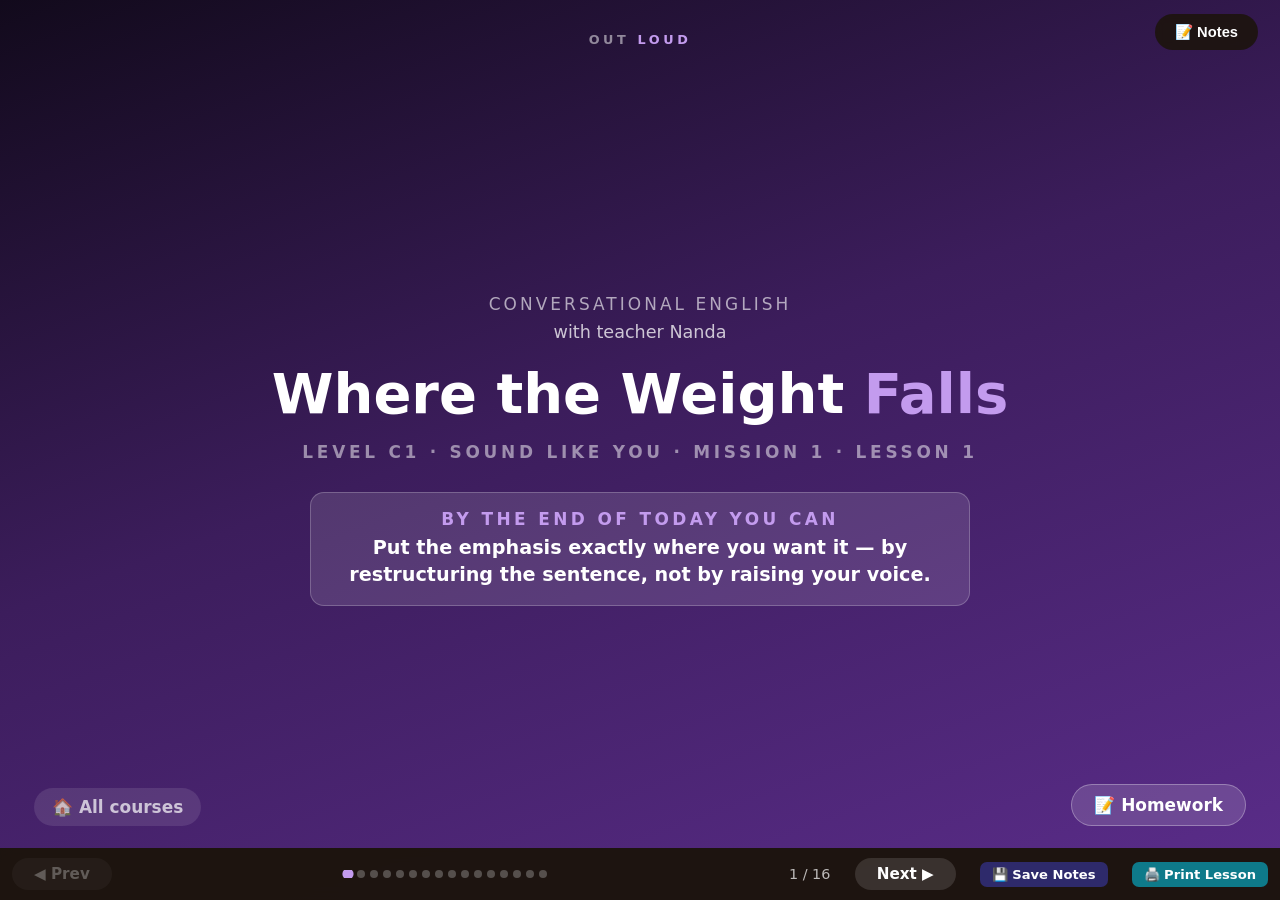
<file: C1-M1-L1/index.html>
<!DOCTYPE html>
<html lang="en">
<head>
<meta charset="UTF-8">
<meta name="viewport" content="width=device-width, initial-scale=1.0">
<title>OUT LOUD C1 · M1 · L1 — Where the Weight Falls</title>
<link rel="stylesheet" href="../engine/outloud.css">
</head>
<body>
<div id="deck">

<!-- ═══ COVER ═══ -->
<div class="slide cover" id="s1" data-label="Cover">
  <div class="title-inner">
    <div class="cover-brand">OUT <span>LOUD</span></div>
    <div class="title-label">Conversational English</div>
    <div class="title-sub">with teacher Nanda</div>
    <h1 class="title-main">Where the Weight <span class="title-accent">Falls</span></h1>
    <div class="title-meta">Level C1 · Sound Like You · Mission 1 · Lesson 1</div>
    <div class="cando-cover">
      <div class="cc-l">By the end of today you can</div>
      <div class="cc-t">Put the emphasis exactly where you want it — by restructuring the sentence, not by raising your voice.</div>
    </div>
    <a class="cover-home" href="../index.html">🏠 All courses</a>
    <button class="cover-hw-btn" data-goto-hw>📝 Homework</button>
  </div>
</div>

<!-- ═══ HOOK ═══ -->
<div class="slide" id="s-hook" data-label="HOOK – Six versions">
  <div class="banner b-hook"><span class="bnum">BEAT 1 · HOOK</span> One fact, six sentences</div>
  <div class="slide-main"><div class="content">
    <h2>All six are correct. Only one of them lands.</h2>
    <p class="instruction">The fact is the same in every version: <em>Maria resigned on Tuesday</em>. Click each one — then tell me what each version is really <b>about</b>.</p>
    <div data-ex="flip">
      <div class="flipgrid" style="grid-template-columns:repeat(3,1fr)">
        <div class="flip" data-say-word="Maria resigned on Tuesday."><span class="fw" style="font-size:1.06rem">Maria resigned on Tuesday.</span><span class="fb">Neutral. Reports a fact. Emphasizes nothing — which is fine, and forgettable.</span><span class="fh">click</span></div>
        <div class="flip" data-say-word="It was Maria who resigned."><span class="fw" style="font-size:1.06rem">It was <u>Maria</u> who resigned.</span><span class="fb">About <b>who</b>. You expected somebody else. Corrects an assumption.</span><span class="fh">click</span></div>
        <div class="flip" data-say-word="It was on Tuesday that Maria resigned."><span class="fw" style="font-size:1.06rem">It was on <u>Tuesday</u> that Maria resigned.</span><span class="fb">About <b>when</b>. Somebody got the date wrong, or the date matters.</span><span class="fh">click</span></div>
        <div class="flip" data-say-word="What Maria did was resign."><span class="fw" style="font-size:1.06rem">What Maria did was <u>resign</u>.</span><span class="fb">About <b>the action</b>. She did not complain, she did not negotiate. She resigned.</span><span class="fh">click</span></div>
        <div class="flip" data-say-word="Never have I seen a resignation like it."><span class="fw" style="font-size:1.06rem">Never have I seen a resignation like it.</span><span class="fb">About <b>your reaction</b>. Dramatic, literary, and slightly theatrical on purpose.</span><span class="fh">click</span></div>
        <div class="flip" data-say-word="Resign she did. On a Tuesday."><span class="fw" style="font-size:1.06rem">Resign she did. On a Tuesday.</span><span class="fb">About <b>the sheer fact of it</b>. Fronting plus a short second sentence. This is storytelling.</span><span class="fh">click</span></div>
      </div>
      <div class="btnrow"><button class="btn btn-reset" data-reset>↺ Reset</button></div>
    </div>
    <div class="ccq">
      <div class="cl">💭 Tell me</div>
      <ul>
        <li>Which version would you use if your colleague said "So Ana quit?" <em>(version 2)</em></li>
        <li>Which one belongs in a formal report? <em>(version 1 — the others all editorialize)</em></li>
        <li>What did any of them do to their volume? <em>(nothing — this is structure, not shouting)</em></li>
      </ul>
    </div>
  </div></div>
</div>

<!-- ═══ INPUT ═══ -->
<div class="slide" id="s-input" data-label="INPUT – Sunscreen">
  <div class="banner b-input"><span class="bnum">BEAT 2 · INPUT</span> Five minutes of pure emphasis</div>
  <div class="slide-main"><div class="content">
    <h2>Listen to somebody who never once raises their voice</h2>
    <p class="instruction">Listen to the first ninety seconds. The speaker is giving advice for five straight minutes without becoming boring. Ask yourself: <b>how?</b></p>

    <div class="card tint">
      <p style="font-size:1.1rem;line-height:1.9;margin-bottom:10px">
        <b>Baz Luhrmann — "Everybody's Free (To Wear Sunscreen)"</b><br>
        <span class="inst-light">Search that title on YouTube and play from 0:00 to 1:30.</span>
      </p>
      <p style="font-size:1.06rem;line-height:1.9" data-say="Ladies and gentlemen of the class of ninety-nine: wear sunscreen. If I could offer you only one tip for the future, sunscreen would be it. The long-term benefits of sunscreen have been proved by scientists, whereas the rest of my advice has no basis more reliable than my own meandering experience.">
        "Ladies and gentlemen of the class of '99: <b>wear sunscreen</b>. If I could offer you only one tip for the future, <b>sunscreen would be it</b>. The long-term benefits of sunscreen have been proved by scientists, <b>whereas</b> the rest of my advice has no basis more reliable than my own meandering experience."
      </p>
    </div>

    <div class="tnote"><b>Teacher setup:</b> this is the one lesson in Mission 1 with <b>no matching AEF track</b> — American English File does not teach emphasis structures until Level 5, unit 6, and the audio there is a different topic. You need: (a) the YouTube link above, or (b) any 90-second clip from a speech you like. The 🔊 button reads the text in American English if you have neither.</div>

    <div data-ex="gap">
      <p style="font-size:1.06rem;line-height:2.7">1 &nbsp; Find the inverted conditional in the text. <input class="gap" style="width:340px" data-ans="if i could offer you only one tip for the future" data-alt="if i could offer you only one tip"></p>
      <p style="font-size:1.06rem;line-height:2.7">2 &nbsp; Which single word carries the contrast? <input class="gap" style="width:200px" data-ans="whereas"></p>
      <p style="font-size:1.06rem;line-height:2.7">3 &nbsp; Where is the most important word in sentence two? <input class="gap" style="width:200px" data-ans="at the end" data-alt="the end|end"></p>
      <div class="btnrow">
        <button class="btn btn-check" data-check>✓ Check Answers</button>
        <button class="btn btn-reset" data-reset>↺ Reset</button>
      </div>
    </div>
  </div></div>
</div>

<!-- ═══ BUILD Meaning ═══ -->
<div class="slide" id="s-build-m" data-label="BUILD – Meaning">
  <div class="banner b-build"><span class="bnum">BEAT 3 · BUILD</span> Meaning — end focus</div>
  <div class="slide-main"><div class="content">
    <h2>English hides its important word at the end</h2>
    <p class="instruction">This is the single principle underneath everything today.</p>
    <div class="card">
      <p style="font-size:1.16rem;line-height:2.2;text-align:center">
        <span data-say="I only told Sarah.">I only told <b style="color:var(--c)">Sarah</b>.</span> &nbsp;&nbsp;≠&nbsp;&nbsp;
        <span data-say="Sarah is the only person I told.">Sarah is the only person <b style="color:var(--c)">I told</b>.</span>
      </p>
      <p class="inst-light" style="text-align:center;margin-top:8px">
        The first is about <b>Sarah</b>. The second is about <b>the fact that I told nobody else</b>. Same words, different weight.
      </p>
    </div>
    <p class="inst-light">So when the thing you care about is stuck in the middle of the sentence, you have two options. Amateurs raise their voice. <b>Fluent speakers rebuild the sentence so the important part arrives last.</b></p>
    <div class="ccq">
      <div class="cl">💭 Check your understanding</div>
      <ul>
        <li>In "What I need is time" — which word gets the weight? <em>(time — it is last)</em></li>
        <li>Why not just say "I need time"? <em>(correct, but flat — the cleft announces that something important is coming)</em></li>
        <li>Is emphasis about volume in English? <em>(no — it is about position)</em></li>
        <li>What does a cleft cost you? <em>(words — you say more to mean the same thing, which is why you use it sparingly)</em></li>
      </ul>
    </div>
  </div></div>
</div>

<!-- ═══ BUILD Form ═══ -->
<div class="slide" id="s-build-f" data-label="BUILD – Form">
  <div class="banner b-build"><span class="bnum">BEAT 3 · BUILD</span> Form — three devices</div>
  <div class="slide-main"><div class="content">
    <h2>Three tools. Different jobs.</h2>
    <div class="card">
      <div class="mt-h">1 · The <b>What</b>-cleft — emphasizes the action or the thing</div>
      <div class="formula" style="font-size:1.06rem;padding:11px"><span>What</span> + <span>subject + verb</span> + <span>is / was</span> + <span>the focus</span></div>
      <p style="font-size:1.06rem;line-height:2.1">
        I need time. → <span data-say="What I need is time.">What I need <b>is time</b>.</span><br>
        She resigned. → <span data-say="What she did was resign.">What she did <b>was resign</b>.</span><br>
        I hate the noise. → <span data-say="What I hate is the noise.">What I hate <b>is the noise</b>.</span>
      </p>
    </div>
    <div class="card">
      <div class="mt-h">2 · The <b>It</b>-cleft — emphasizes who, when, where, or which one</div>
      <div class="formula" style="font-size:1.06rem;padding:11px"><span>It</span> + <span>is / was</span> + <span>the focus</span> + <span>that / who</span> + <span>the rest</span></div>
      <p style="font-size:1.06rem;line-height:2.1">
        Maria called. → <span data-say="It was Maria who called.">It was <b>Maria</b> who called.</span><br>
        We met in Lisbon. → <span data-say="It was in Lisbon that we met.">It was <b>in Lisbon</b> that we met.</span>
      </p>
      <p class="inst-light" style="margin:6px 0 0">Use this one when you are <b>correcting</b> somebody. It is the grammar of "no, actually…".</p>
    </div>
    <div class="card">
      <div class="mt-h">3 · <b>Inversion</b> after a negative adverbial — emphasizes the whole statement</div>
      <div class="formula" style="font-size:1.06rem;padding:11px"><span>Never / Not only / Only later / Rarely</span> + <span>auxiliary</span> + <span>subject</span> + <span>verb</span></div>
      <p style="font-size:1.06rem;line-height:2.1">
        I have never seen it. → <span data-say="Never have I seen anything like it.">Never <b>have I</b> seen anything like it.</span><br>
        She sang and she danced. → <span data-say="Not only did she sing, but she also danced.">Not only <b>did she</b> sing, but she also danced.</span><br>
        I realized later. → <span data-say="Only later did I realize.">Only later <b>did I</b> realize.</span>
      </p>
      <p class="inst-light" style="margin:6px 0 0">⚠️ The word order becomes a <b>question</b>, but the sentence is a statement. That inversion is the whole effect.</p>
    </div>
  </div></div>
</div>

<!-- ═══ BUILD Pronunciation ═══ -->
<div class="slide" id="s-build-p" data-label="BUILD – Pronunciation (IPA)">
  <div class="banner b-build"><span class="bnum">BEAT 3 · BUILD</span> Pronunciation — the pause before the payload</div>
  <div class="slide-main"><div class="content">
    <h2>The structure sets it up. The pause delivers it.</h2>
    <p class="instruction">A cleft with no pause is wasted. Listen to the difference — the tiny gap before the focus is what makes people lean in.</p>
    <div class="card">
      <p style="font-size:1.14rem;line-height:2.5">
        <span data-say="What I need is time." data-slow></span>
        <span data-say="What I need is time.">What I need is … <b style="color:var(--c)">time</b>.</span> &nbsp; <i data-ipa="wʌt aɪ ˈnid ɪz ˈtaɪm"></i><br>
        <span data-say="Never have I seen anything like it." data-slow></span>
        <span data-say="Never have I seen anything like it.">Never have I seen … <b style="color:var(--c)">anything like it</b>.</span> &nbsp; <i data-ipa="ˈnɛvɚ həv aɪ ˈsin"></i>
      </p>
    </div>
    <div class="cols2" style="margin-top:14px">
      <div class="card">
        <div class="mt-h">These reduce to almost nothing</div>
        <p style="font-size:1.1rem;line-height:2.3">
          <span data-say="have">have</span> → <i data-ipa="həv"></i><br>
          <span data-say="was">was</span> → <i data-ipa="wəz"></i><br>
          <span data-say="that">that</span> → <i data-ipa="ðət"></i><br>
          <span data-say="did">did</span> → <i data-ipa="dɪd"></i>
        </p>
        <p class="inst-light" style="font-size:1.06rem;margin:6px 0 0">In "Never have I seen", <b>have</b> is unstressed. Stress it and you sound like a Shakespeare parody.</p>
      </div>
      <div class="card tint">
        <div class="mt-h">Contrastive stress — move the beat, change the meaning</div>
        <p style="font-size:1.06rem;line-height:2.3">
          <span data-say="I didn't say she stole the money.">I didn't say <b>she</b> stole it.</span> <em style="color:#8A7A6A;font-size:1.06rem">— somebody else did</em><br>
          <span data-say="I didn't say she stole the money.">I didn't say she <b>stole</b> it.</span> <em style="color:#8A7A6A;font-size:1.06rem">— she borrowed it</em><br>
          <span data-say="I didn't say she stole the money.">I <b>didn't</b> say she stole it.</span> <em style="color:#8A7A6A;font-size:1.06rem">— I never said that at all</em>
        </p>
        <p class="inst-light" style="font-size:1.06rem;margin:6px 0 0">Seven words, seven meanings, depending only on where the beat lands.</p>
      </div>
    </div>
  </div></div>
</div>

<!-- ═══ BUILD Practice ═══ -->
<div class="slide" id="s-build-prac" data-label="BUILD – Practice">
  <div class="banner b-build"><span class="bnum">BEAT 3 · BUILD</span> Transform</div>
  <div class="slide-main"><div class="content">
    <h2>Rebuild each sentence to emphasize the underlined part</h2>
    <p class="instruction">Say it out loud, with the pause, before you type it.</p>
    <div data-ex="gap">
      <p style="font-size:1.06rem;line-height:2.9">1 &nbsp; I want <u>an explanation</u>. → <b>What</b> <input class="gap" style="width:330px" data-ans="I want is an explanation" data-alt="i want is an explanation.">.</p>
      <p style="font-size:1.06rem;line-height:2.9">2 &nbsp; <u>Ana</u> sent the email. → <b>It was</b> <input class="gap" style="width:330px" data-ans="ana who sent the email" data-alt="ana that sent the email">.</p>
      <p style="font-size:1.06rem;line-height:2.9">3 &nbsp; I have never heard such nonsense. → <b>Never</b> <input class="gap" style="width:330px" data-ans="have i heard such nonsense">.</p>
      <p style="font-size:1.06rem;line-height:2.9">4 &nbsp; She was late and she was rude. → <b>Not only</b> <input class="gap" style="width:330px" data-ans="was she late, but she was also rude" data-alt="was she late but she was also rude">.</p>
      <p style="font-size:1.06rem;line-height:2.9">5 &nbsp; We understood <u>afterward</u>. → <b>Only afterward</b> <input class="gap" style="width:330px" data-ans="did we understand">.</p>
      <p style="font-size:1.06rem;line-height:2.9">6 &nbsp; She <u>apologized</u>. → <b>What she did</b> <input class="gap" style="width:330px" data-ans="was apologize">.</p>
      <div class="btnrow">
        <button class="btn btn-check" data-check>✓ Check Answers</button>
        <button class="btn btn-reset" data-reset>↺ Reset</button>
      </div>
    </div>
  </div></div>
</div>

<!-- ═══ BUILD Surgery ═══ -->
<div class="slide" id="s-build-surg" data-label="BUILD – Sentence Surgery">
  <div class="banner b-build"><span class="bnum">BEAT 3 · BUILD</span> Sentence Surgery</div>
  <div class="slide-main"><div class="content">
    <h2>🩺 Emphasis structures fail in predictable ways</h2>
    <p class="instruction">Click the word that is wrong, then choose the cure.</p>
    <div data-ex="surgery">
      <div class="surg" data-say-full="Never have I seen anything like it.">
        <div class="surg-s"><span class="sw">Never</span><span class="sw" data-bad>I have</span><span class="sw">seen</span><span class="sw">anything</span><span class="sw">like</span><span class="sw">it.</span></div>
        <div class="cures"><span class="cure" data-ok>have I</span><span class="cure">I had</span><span class="cure">did I have</span></div>
      </div>
      <div class="surg" data-say-full="What I need is more time.">
        <div class="surg-s"><span class="sw">What</span><span class="sw">I</span><span class="sw">need</span><span class="sw" data-bad>are</span><span class="sw">more</span><span class="sw">time.</span></div>
        <div class="cures"><span class="cure" data-ok>is</span><span class="cure">were</span><span class="cure">be</span></div>
      </div>
      <div class="surg" data-say-full="It was Maria who called me.">
        <div class="surg-s"><span class="sw">It</span><span class="sw">was</span><span class="sw">Maria</span><span class="sw" data-bad>which</span><span class="sw">called</span><span class="sw">me.</span></div>
        <div class="cures"><span class="cure" data-ok>who</span><span class="cure">whom</span><span class="cure">what</span></div>
      </div>
      <div class="surg" data-say-full="Not only did she resign, but she also sued them.">
        <div class="surg-s"><span class="sw">Not</span><span class="sw">only</span><span class="sw" data-bad>she resigned,</span><span class="sw">but</span><span class="sw">she</span><span class="sw">also</span><span class="sw">sued</span><span class="sw">them.</span></div>
        <div class="cures"><span class="cure" data-ok>did she resign,</span><span class="cure">she did resign,</span><span class="cure">had she resign,</span></div>
      </div>
      <div class="vitals"><div class="vitals-f"></div></div>
      <div class="btnrow"><button class="btn btn-reset" data-reset>↺ Reset</button></div>
    </div>
  </div></div>
</div>

<!-- ═══ PLAY Auction ═══ -->
<div class="slide" id="s-play-auc" data-label="PLAY – Word Auction">
  <div class="banner b-play"><span class="bnum">BEAT 4 · PLAY</span> Word Auction</div>
  <div class="slide-main"><div class="content">
    <h2>💰 Correct, or merely confident?</h2>
    <p class="instruction">100 points. Decide whether each sentence is something an educated native speaker would actually produce — then bet accordingly.</p>
    <div data-ex="auction" data-points="100">
      <div class="auc-bank">
        <div><span class="em-l">Your points</span><b data-auc-total>100</b></div>
        <div style="font-size:1.06rem;opacity:.8;max-width:420px">At C1 the danger is not ignorance. It is <b>overcorrection</b> — reaching for a fancy structure in a place a native would never use one.</div>
      </div>
      <div class="auc-row" data-correct="1">
        <div class="auc-s">Rarely have I encountered such a well-argued proposal.</div>
        <button class="auc-btn" data-v="1">Natural</button><button class="auc-btn" data-v="0">Off</button>
        <input class="auc-bet" type="number" min="0" max="100">
      </div>
      <div class="auc-row" data-correct="0">
        <div class="auc-s">What I did was I went to the store and I bought some milk.</div>
        <button class="auc-btn" data-v="1">Natural</button><button class="auc-btn" data-v="0">Off</button>
        <input class="auc-bet" type="number" min="0" max="100">
      </div>
      <div class="auc-row" data-correct="1">
        <div class="auc-s">It wasn't until I read the contract that I understood.</div>
        <button class="auc-btn" data-v="1">Natural</button><button class="auc-btn" data-v="0">Off</button>
        <input class="auc-bet" type="number" min="0" max="100">
      </div>
      <div class="auc-row" data-correct="0">
        <div class="auc-s">Never I have been so tired in my life.</div>
        <button class="auc-btn" data-v="1">Natural</button><button class="auc-btn" data-v="0">Off</button>
        <input class="auc-bet" type="number" min="0" max="100">
      </div>
      <div class="auc-row" data-correct="1">
        <div class="auc-s">The thing that bothers me isn't the delay — it's the silence.</div>
        <button class="auc-btn" data-v="1">Natural</button><button class="auc-btn" data-v="0">Off</button>
        <input class="auc-bet" type="number" min="0" max="100">
      </div>
      <div class="auc-row" data-correct="0">
        <div class="auc-s">It was yesterday when I saw her at the bus stop.</div>
        <button class="auc-btn" data-v="1">Natural</button><button class="auc-btn" data-v="0">Off</button>
        <input class="auc-bet" type="number" min="0" max="100">
      </div>
      <div class="btnrow">
        <button class="btn btn-check" data-check>✓ Settle the auction</button>
        <button class="btn btn-reset" data-reset>↺ Reset</button>
        <button class="btn btn-key" data-key>🔑 Show Answer Key</button>
      </div>
      <div class="key">
        <b>1 Natural.</b> <i>Rarely</i> + inversion is standard in formal registers. &nbsp;
        <b>2 Off</b> — the cleft is set up and then abandoned. A cleft promises one focus; this delivers three. Say <i>"I went to the store and bought some milk."</i> &nbsp;
        <b>3 Natural.</b> The <i>It wasn't until… that…</i> pattern is extremely common. &nbsp;
        <b>4 Off</b> — no inversion. Must be <i>Never have I been…</i> &nbsp;
        <b>5 Natural.</b> A <i>the thing that</i> cleft — less formal than <i>what</i>, and very frequent in speech. &nbsp;
        <b>6 Off</b> — an it-cleft takes <i>that</i>, not <i>when</i>: <i>It was yesterday that I saw her.</i>
      </div>
    </div>
  </div></div>
</div>

<!-- ═══ PLAY Dice ═══ -->
<div class="slide" id="s-play-dice" data-label="PLAY – Say it three ways">
  <div class="banner b-play"><span class="bnum">BEAT 4 · PLAY</span> Say it three ways</div>
  <div class="slide-main"><div class="content">
    <h2>🎲 One situation. Three structures. No preparation.</h2>
    <p class="instruction">Roll the die. Respond to the situation three times — once with a <b>What</b>-cleft, once with an <b>It</b>-cleft, once with <b>inversion</b>. Then tell me which one you would actually use, and why.</p>
    <div data-ex="dice">
      <div class="dice">
        <div class="die">⚀</div>
        <button class="btn btn-go" data-dice-roll>🎲 Roll the die</button>
        <div class="dice-p"></div>
      </div>
      <div hidden>
        <span data-face>Your colleague takes credit for your work in a meeting. Afterward, you speak to them.</span>
        <span data-face>A friend says your city is boring. You have lived there twenty years.</span>
        <span data-face>You are recommending one candidate over four others. Say why.</span>
        <span data-face>Somebody assumes you learned English as a child. Correct them.</span>
        <span data-face>You are describing the single best meal of your life.</span>
        <span data-face>Your team missed a deadline. You explain what actually caused it.</span>
      </div>
    </div>
    <div class="tnote"><b>Teacher move:</b> the third answer is always the interesting one — by then they have run out of easy structures and have to genuinely construct. Push for it even when they stall. And ask "which felt fake?" — knowing when <em>not</em> to use a cleft is the real C1 skill.</div>
  </div></div>
</div>

<!-- ═══ LAND ═══ -->
<div class="slide" id="s-land" data-label="LAND – Fluency Log">
  <div class="banner b-land"><span class="bnum">BEAT 5 · LAND</span> Your Fluency Log</div>
  <div class="slide-main"><div class="content">
    <div class="cando">
      <div class="cs-l">✅ Unlocked today</div>
      <div class="cs-t">I can place emphasis by restructuring a sentence — cleft, it-cleft or inversion — and I know when a plain sentence is the stronger choice.</div>
    </div>
    <p class="instruction">Record two minutes. Talk about something you feel strongly about. Use each of the three structures at least once — but only where it genuinely belongs.</p>
    <div data-ex="recorder" data-max="150">
      <div class="rec">
        <div><span class="rec-dot"></span><span class="rec-t">0:00</span></div>
        <div style="margin-top:10px">
          <button class="btn-rec" data-rec-start>● Start recording</button>
          <button class="btn-rec stop" data-rec-stop disabled>■ Stop</button>
        </div>
        <div class="rec-play"><audio controls></audio></div>
        <p class="rec-note">Recording happens inside your browser. Nothing is uploaded anywhere.</p>
      </div>
    </div>
    <div class="tnote"><b>Teacher setup:</b> save as <b>lesson-01.webm</b>. This is the baseline for the C1 Mission 1 project — a three-minute speech built on a rhetorical spine.</div>
  </div></div>
</div>

<!-- ═══ HOMEWORK ═══ -->
<div class="slide cover hw" id="hw-cover" data-label="Homework Cover">
  <div class="title-inner">
    <div class="title-label">Where the Weight Falls</div>
    <h1 class="title-main">Home<span class="title-accent">work</span></h1>
    <div class="title-sub">Start noticing emphasis everywhere. You will not be able to stop.</div>
  </div>
</div>

<div class="slide" id="hw-streak" data-label="HW1 – 7-Day Streak">
  <div class="banner b-hw"><span class="bnum">HW1</span> The 7-Day Streak Card</div>
  <div class="slide-main"><div class="content">
    <h2>Seven days. Five minutes each.</h2>
    <div data-ex="streak">
      <div class="streak">
        <div class="day"><div class="day-n">Mon</div><div class="day-t">Rewrite <b>five</b> emails you sent this week using one cleft each.</div><div class="day-x">✅</div></div>
        <div class="day"><div class="day-n">Tue</div><div class="day-t">Watch a <b>Succession</b> scene. Find every inversion and cleft.</div><div class="day-x">✅</div></div>
        <div class="day"><div class="day-n">Wed</div><div class="day-t">Read one editorial. Mark where the writer moves the focus to the end.</div><div class="day-x">✅</div></div>
        <div class="day"><div class="day-n">Thu</div><div class="day-t">Say "I didn't say she stole the money" <b>seven</b> ways. Record it.</div><div class="day-x">✅</div></div>
        <div class="day"><div class="day-n">Fri</div><div class="day-t">Listen to <b>Sunscreen</b> in full. Write down every emphasis structure.</div><div class="day-x">✅</div></div>
        <div class="day"><div class="day-n">Sat</div><div class="day-t">Do the <b>AI Partner Card</b> on the next page.</div><div class="day-x">✅</div></div>
        <div class="day"><div class="day-n">Sun</div><div class="day-t">Record your <b>two-minute</b> piece and send it to me.</div><div class="day-x">✅</div></div>
      </div>
      <div class="btnrow"><button class="btn btn-reset" data-reset>↺ Reset</button></div>
    </div>
  </div></div>
</div>

<div class="slide" id="hw-gap" data-label="HW2 – Rewrite for weight">
  <div class="banner b-hw"><span class="bnum">HW2</span> Rewrite for weight</div>
  <div class="slide-main"><div class="content">
    <h2>Same information. Move the emphasis.</h2>
    <p class="instruction">Rewrite each flat sentence twice — once with a cleft, once with inversion. Then mark which version you would actually say.</p>
    <div data-ex="gap">
      <div class="card" style="line-height:2.2">
        <p style="font-size:1.06rem"><b>1 &nbsp; "I have never been so embarrassed."</b><br>
        <span style="background:#E3F5EA;color:#1A7A4A;font-weight:700;padding:2px 8px;border-radius:5px">Never have I been so embarrassed.</span> <em style="color:#8A7A6A;font-size:1.06rem">(example)</em></p>
        <p style="font-size:1.06rem;margin-top:14px"><b>2 &nbsp; "The silence bothered me, not the delay."</b><br><input class="line"></p>
        <p style="font-size:1.06rem;margin-top:14px"><b>3 &nbsp; "I only understood the problem after the meeting."</b><br><input class="line"></p>
        <p style="font-size:1.06rem;margin-top:14px"><b>4 &nbsp; "She didn't just miss the deadline — she hid it."</b><br><input class="line"></p>
        <p style="font-size:1.06rem;margin-top:14px"><b>5 &nbsp; "We need honesty, not another apology."</b><br><input class="line"></p>
      </div>
      <div class="btnrow">
        <button class="btn btn-reset" data-reset>↺ Reset</button>
        <button class="btn btn-key" data-key>🔑 Show Answer Key</button>
      </div>
      <div class="key">
        Strong versions: <b>2</b> "It wasn't the delay that bothered me — it was the silence." <b>3</b> "Only after the meeting did I understand the problem." <b>4</b> "Not only did she miss the deadline, but she hid it." <b>5</b> "What we need is honesty, not another apology." Notice that in every case the emphasized element has been moved to, or held until, <b>the end</b>.
      </div>
    </div>
  </div></div>
</div>

<div class="slide" id="hw-ai" data-label="HW3 – AI Partner Card">
  <div class="banner b-hw"><span class="bnum">HW3</span> Your AI Partner Card</div>
  <div class="slide-main"><div class="content">
    <h2>🤖 The Mirror — find your flatness</h2>
    <p class="instruction">Record yourself speaking for three minutes, get a transcript, then paste it into this prompt.</p>
    <div class="aicard" id="ai6">This is a transcript of me speaking English for 3 minutes: <span class="ph">[paste]</span>

I am a C1 speaker. Analyze it for EMPHASIS specifically, and tell me:

 - every sentence where the most important information was NOT at the end,
   and how a native would restructure it
 - 3 places where a cleft or an inversion would have made me land harder,
   with the exact rewrite
 - any place where I used an emphasis structure that a native would find
   overdone or theatrical
 - my 3 most repeated sentence shapes — the patterns I default to

Then give me one habit that, if I fixed it, would make me sound less flat.

Be honest and specific. Do not be encouraging for its own sake.</div>
    <button class="btn-copy" data-copy="ai6">📋 Copy the prompt</button>
    <p class="inst-light" style="margin-top:14px">Bring the rewrite that surprised you most.</p>
  </div></div>
</div>

<div class="slide" id="hw-voice" data-label="HW4 – Voice Note">
  <div class="banner b-hw"><span class="bnum">HW4</span> The Voice Note</div>
  <div class="slide-main"><div class="content">
    <h2>🎤 Two minutes. Send it to me.</h2>
    <div class="card tint">
      <p style="font-size:1.2rem;font-weight:800;color:var(--c);line-height:1.7">
        Tell me about something everybody in your field believes that you think is wrong.
      </p>
      <p class="inst-light" style="margin:12px 0 0">
        <b>One rule:</b> your final sentence must use an emphasis structure, and it must be the strongest sentence in the whole recording. Everything before it is the runway.
      </p>
    </div>
    <div class="card">
      <p class="instruction" style="margin-bottom:8px">✍️ Write only the last sentence here. Then improvise everything before it:</p>
      <textarea class="bigbox" style="min-height:80px"></textarea>
    </div>
    <p class="inst-light">I will reply telling you where your weight actually landed — which is not always where you aimed it. 🎧</p>
  </div></div>
</div>

</div><!-- /deck -->

<script src="../engine/outloud.js"></script>
<script>
OUTLOUD.init({
  level: 'c1',
  code: 'C1 · Mission 1 · Lesson 1',
  title: 'Where the Weight Falls',
  url: 'https://teacher-nanda.github.io/OUT-LOUD/C1-M1-L1/index.html'
});
</script>
</body>
</html>
</file>
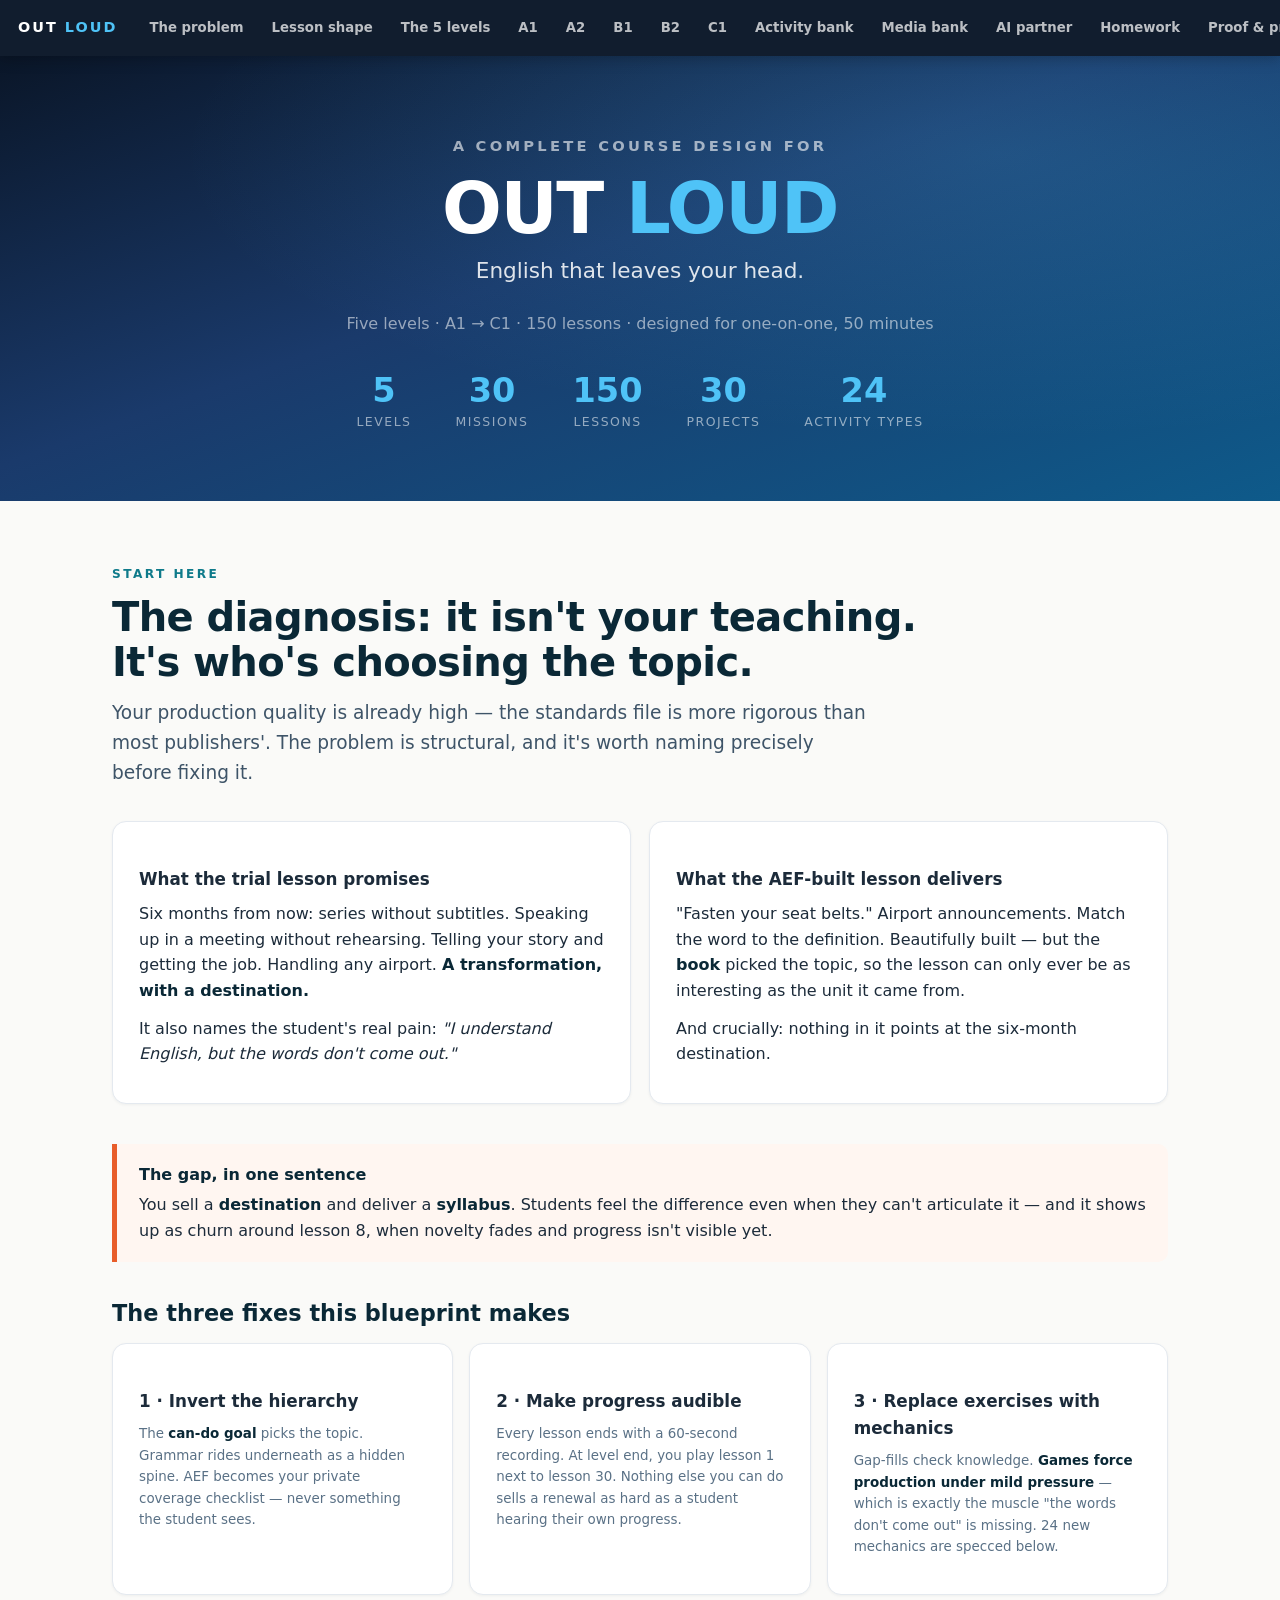
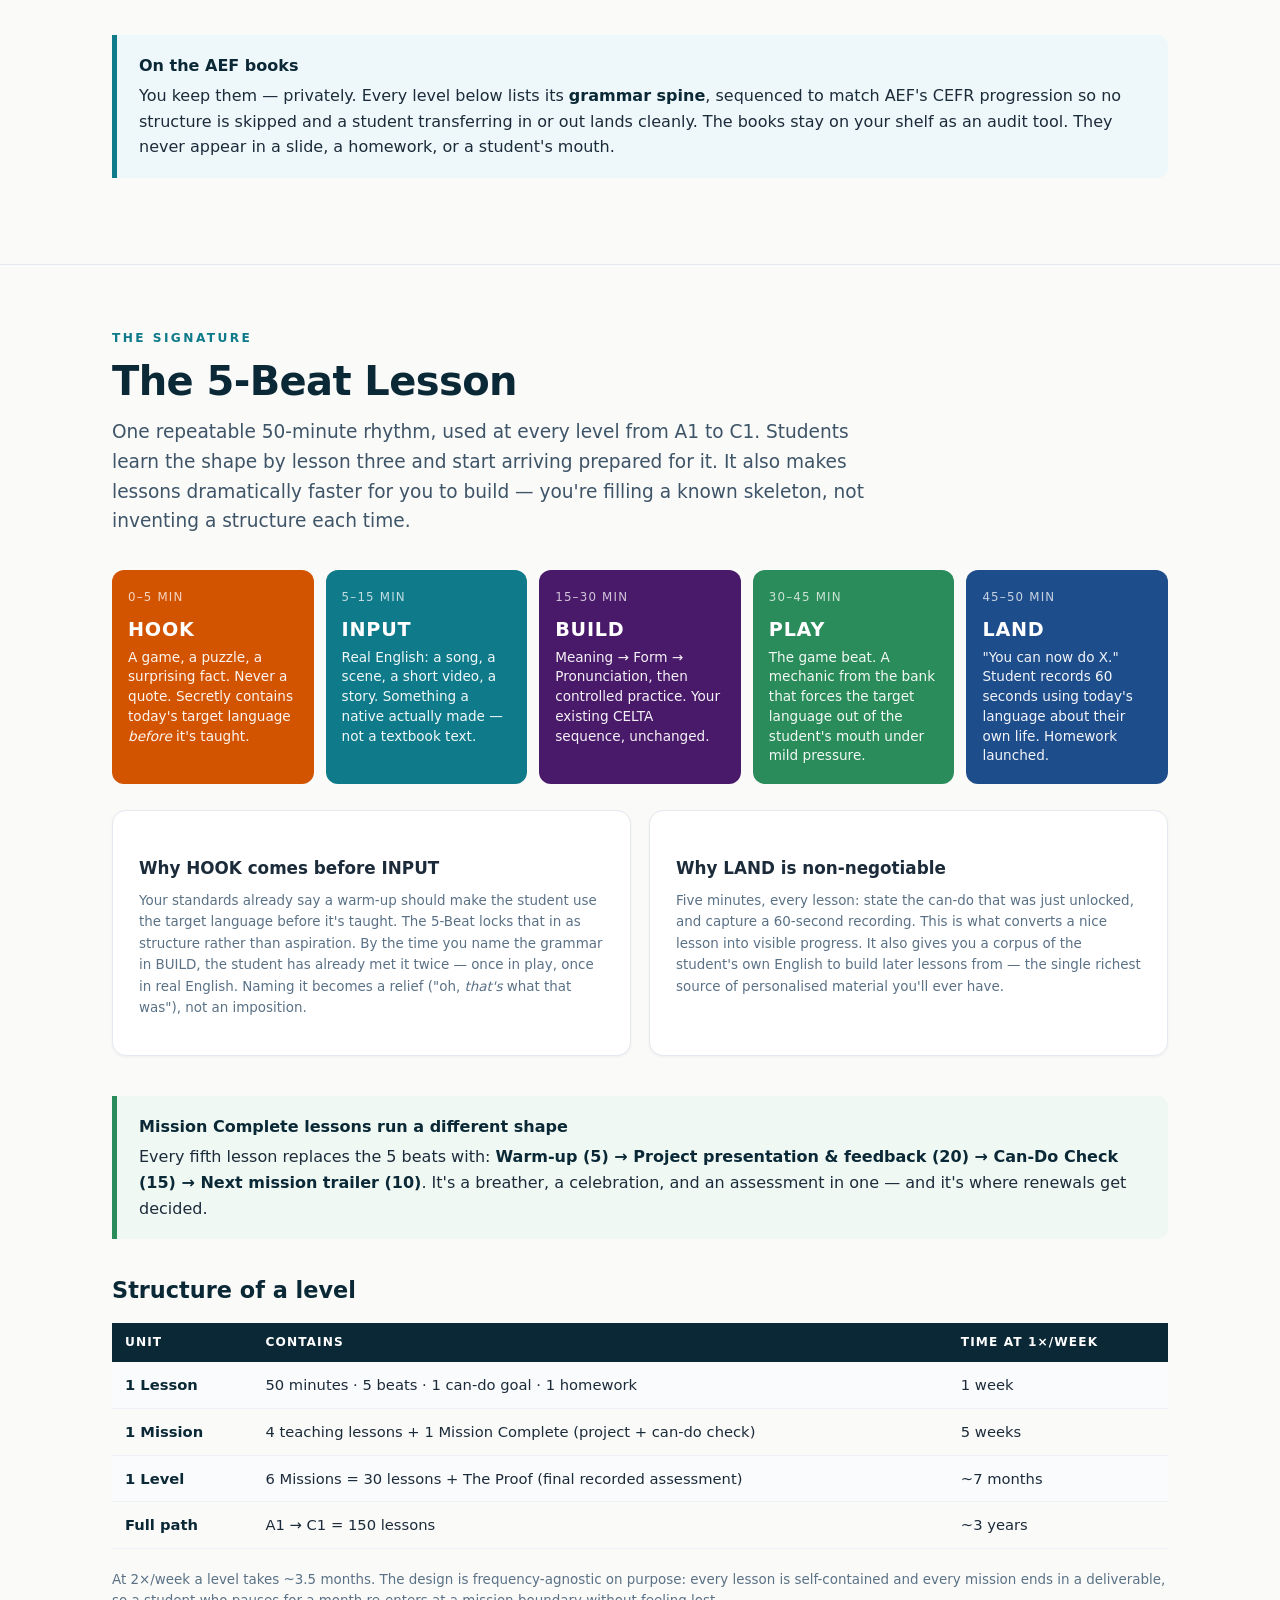
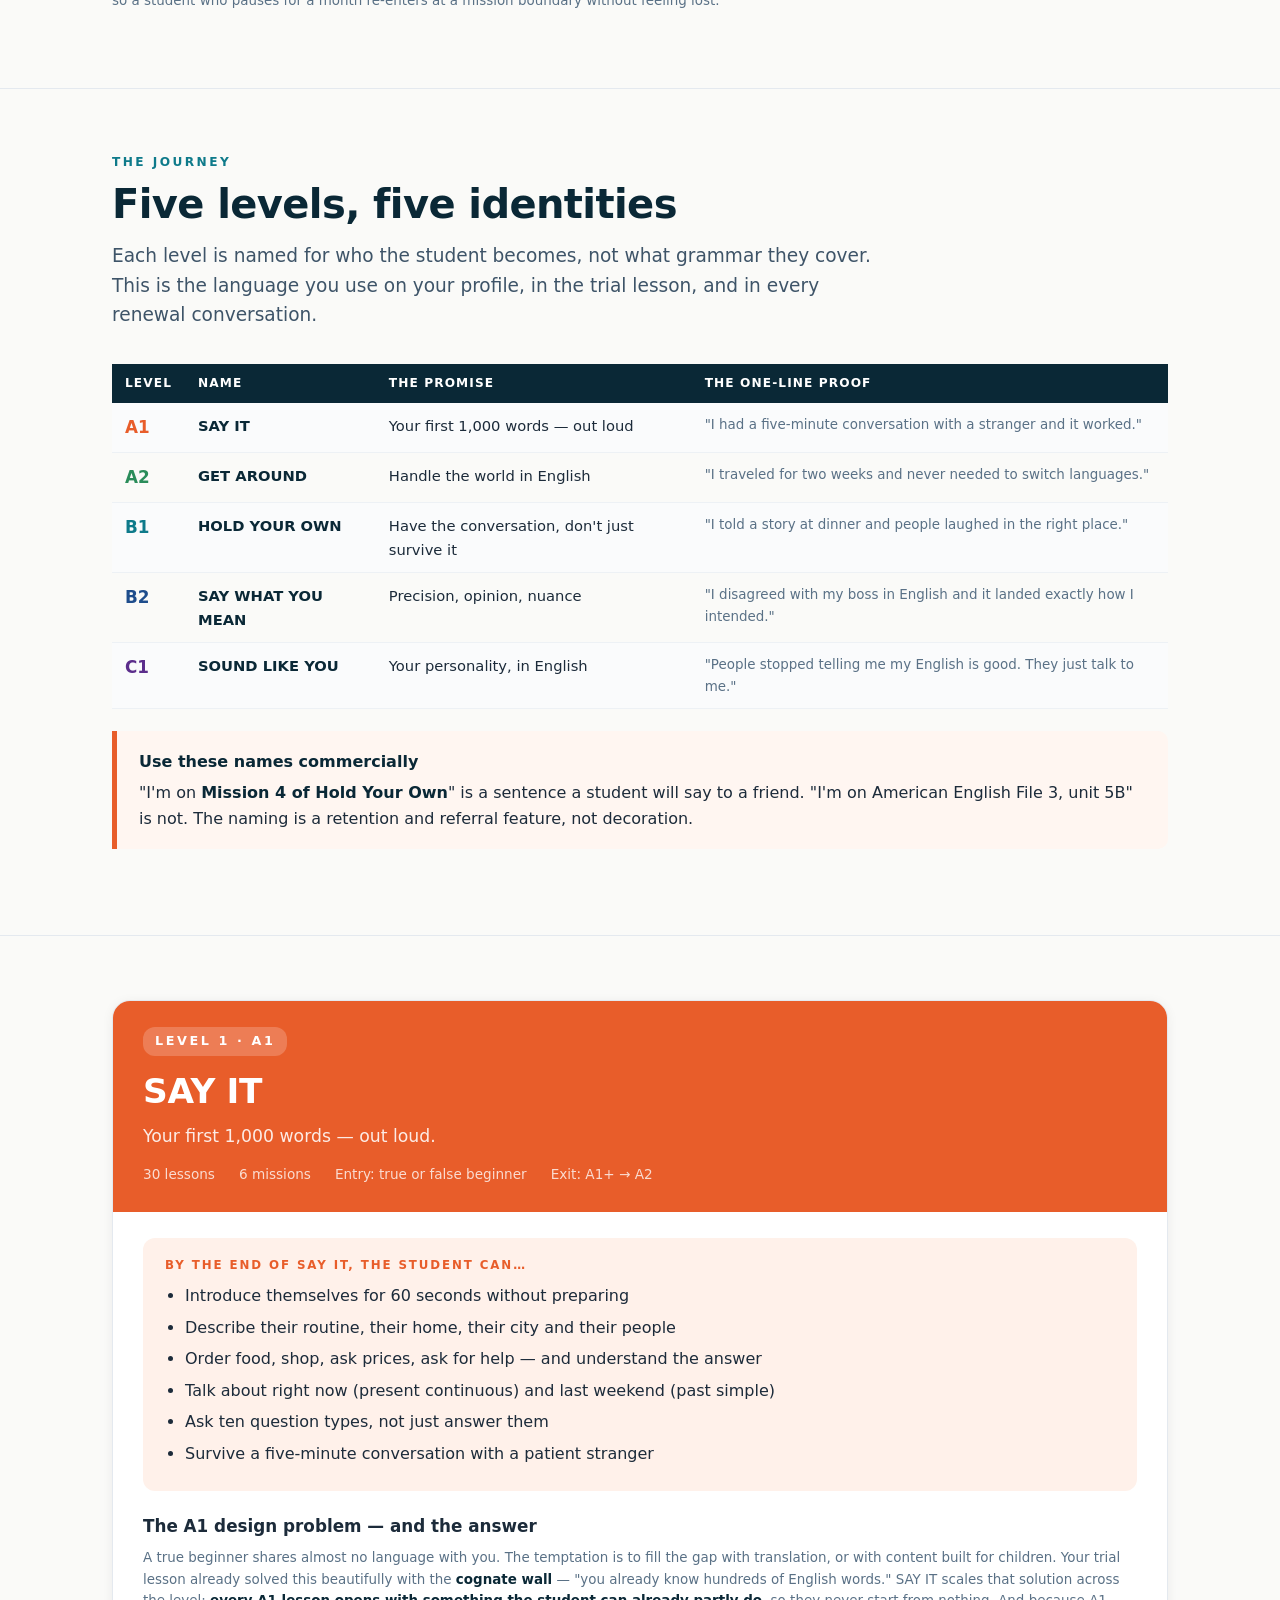
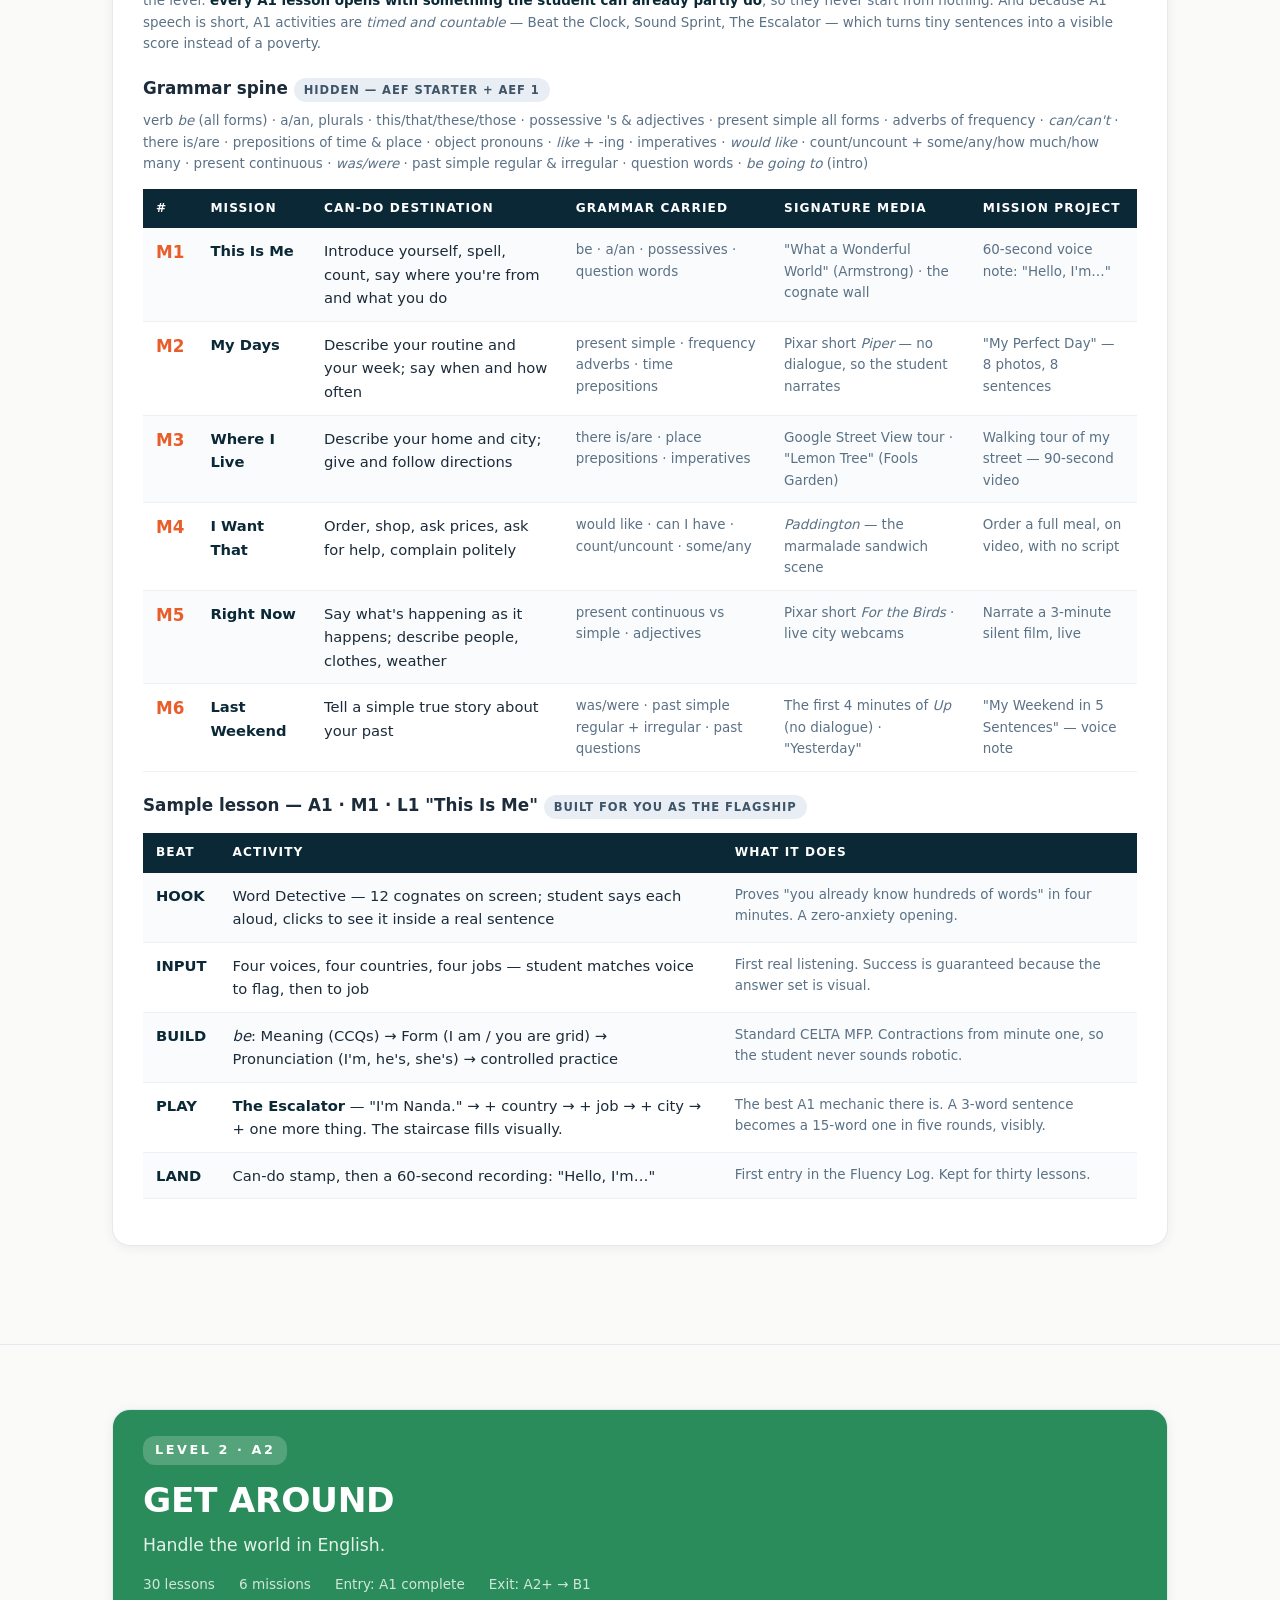
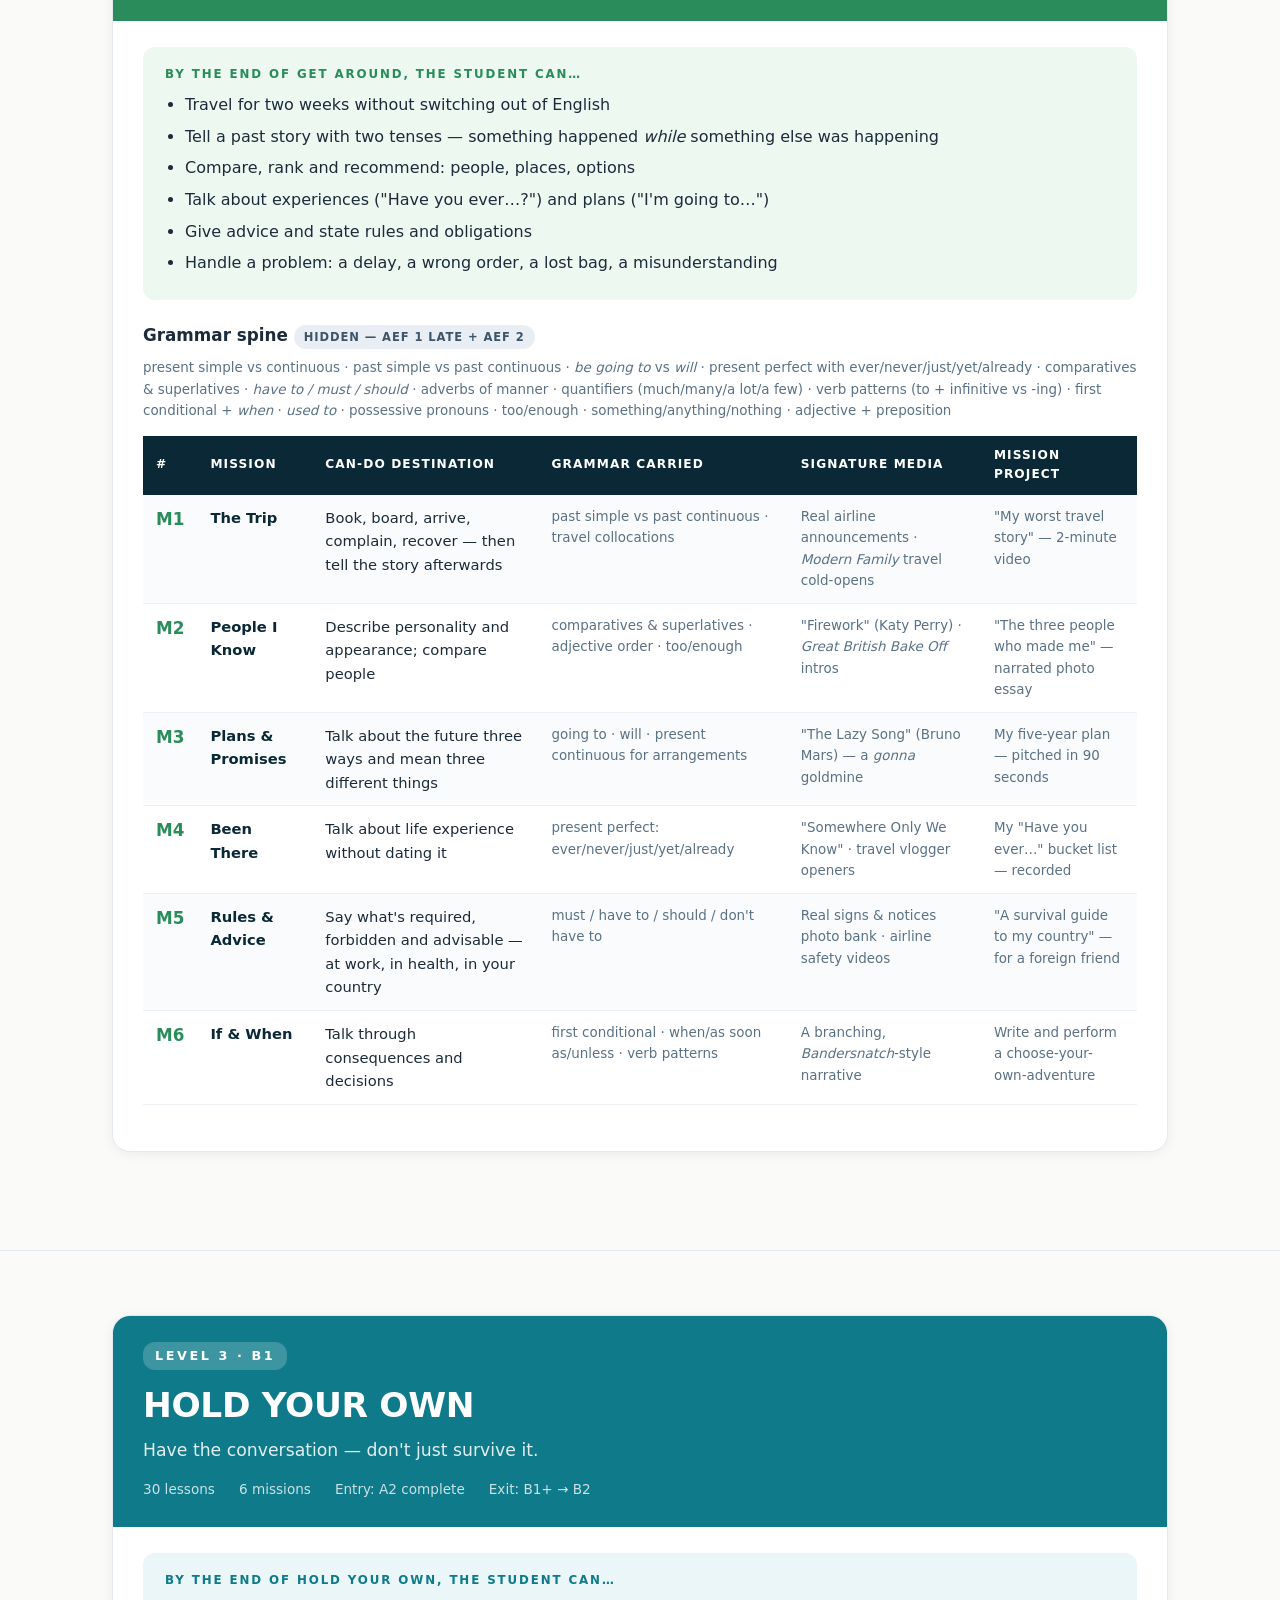
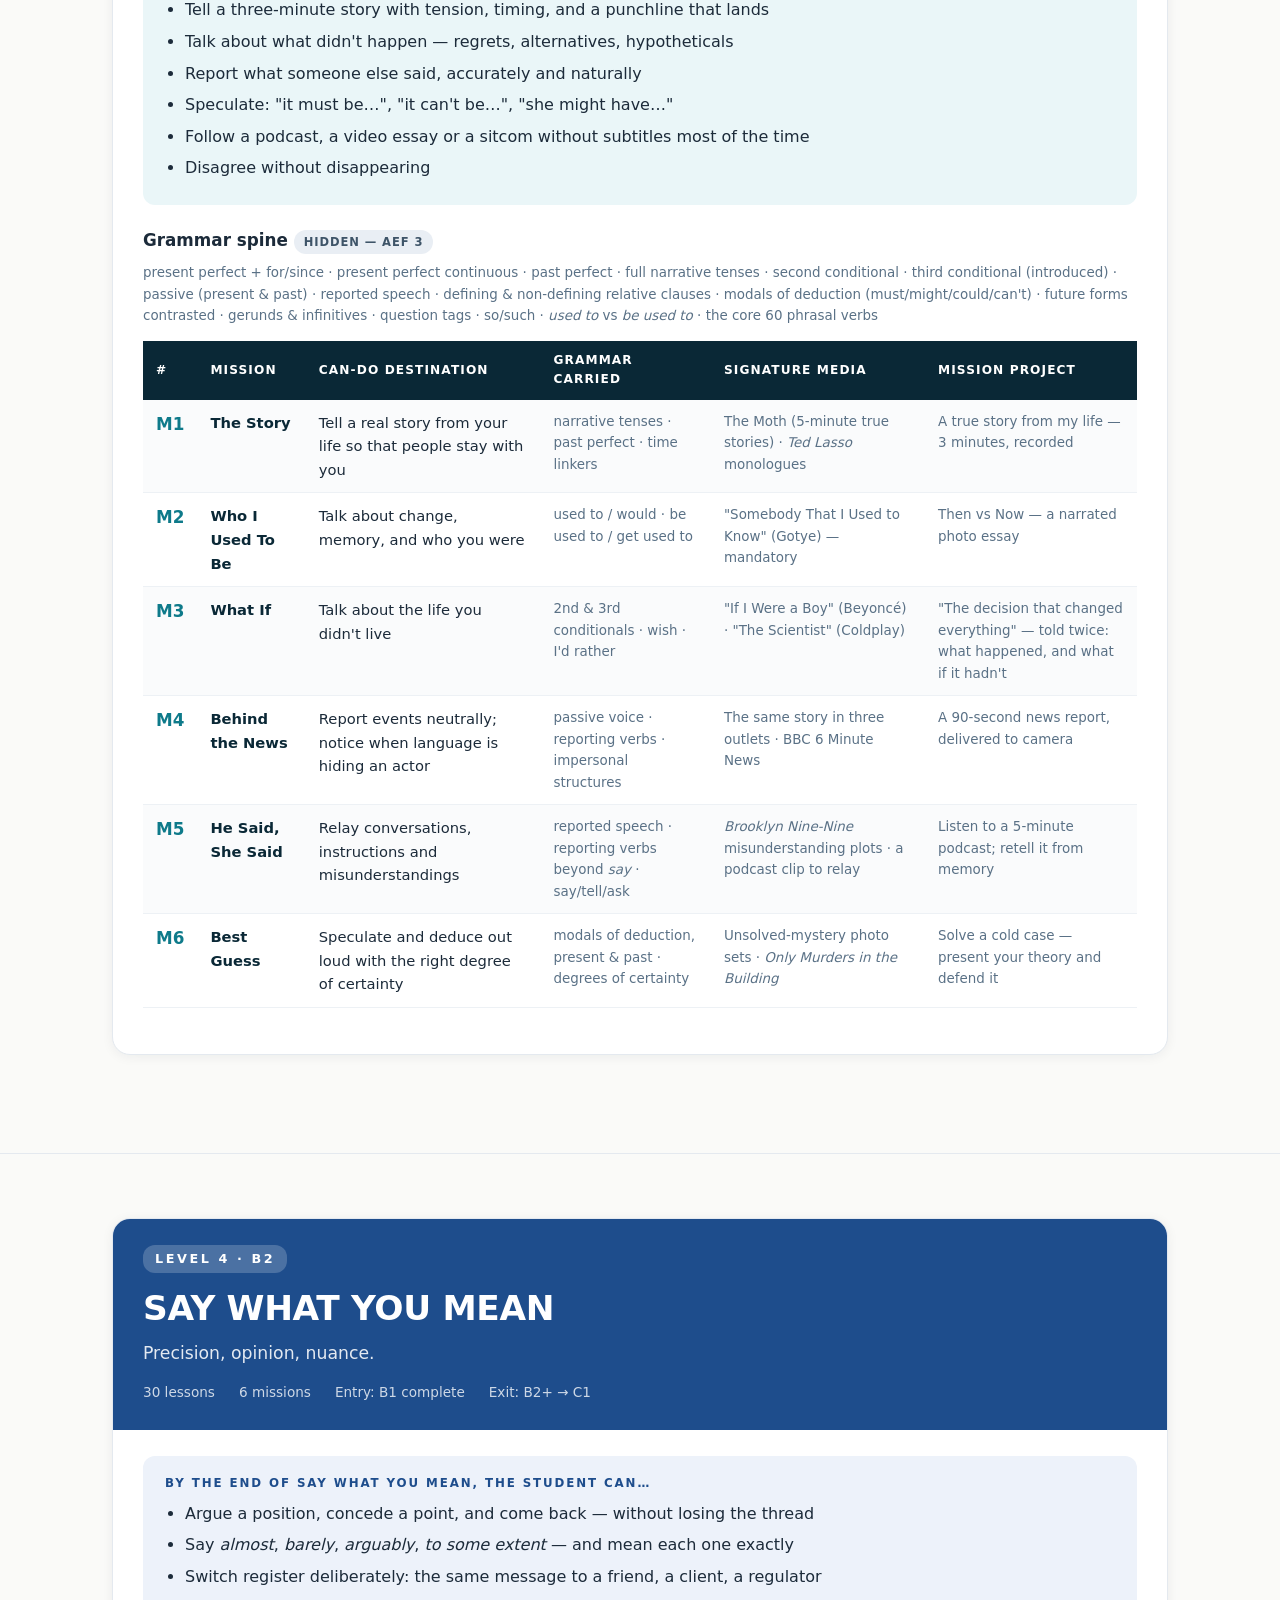
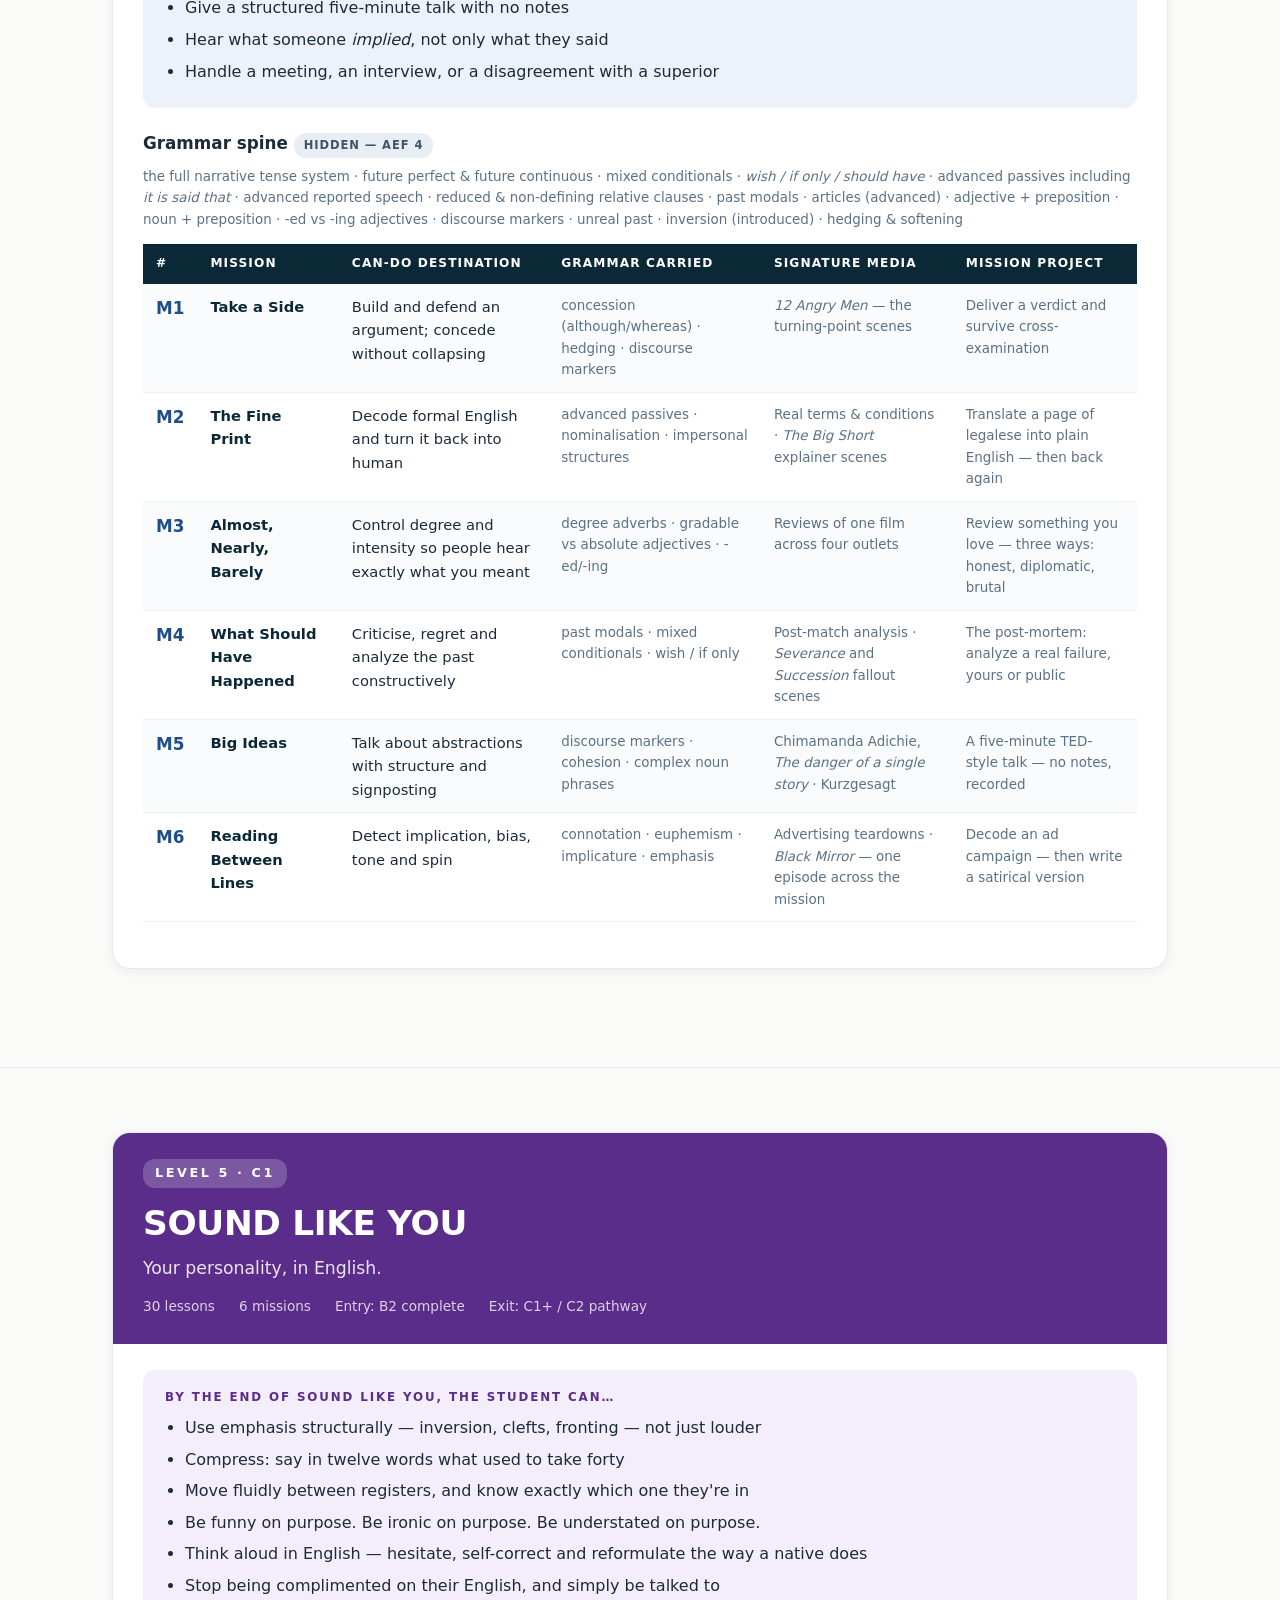
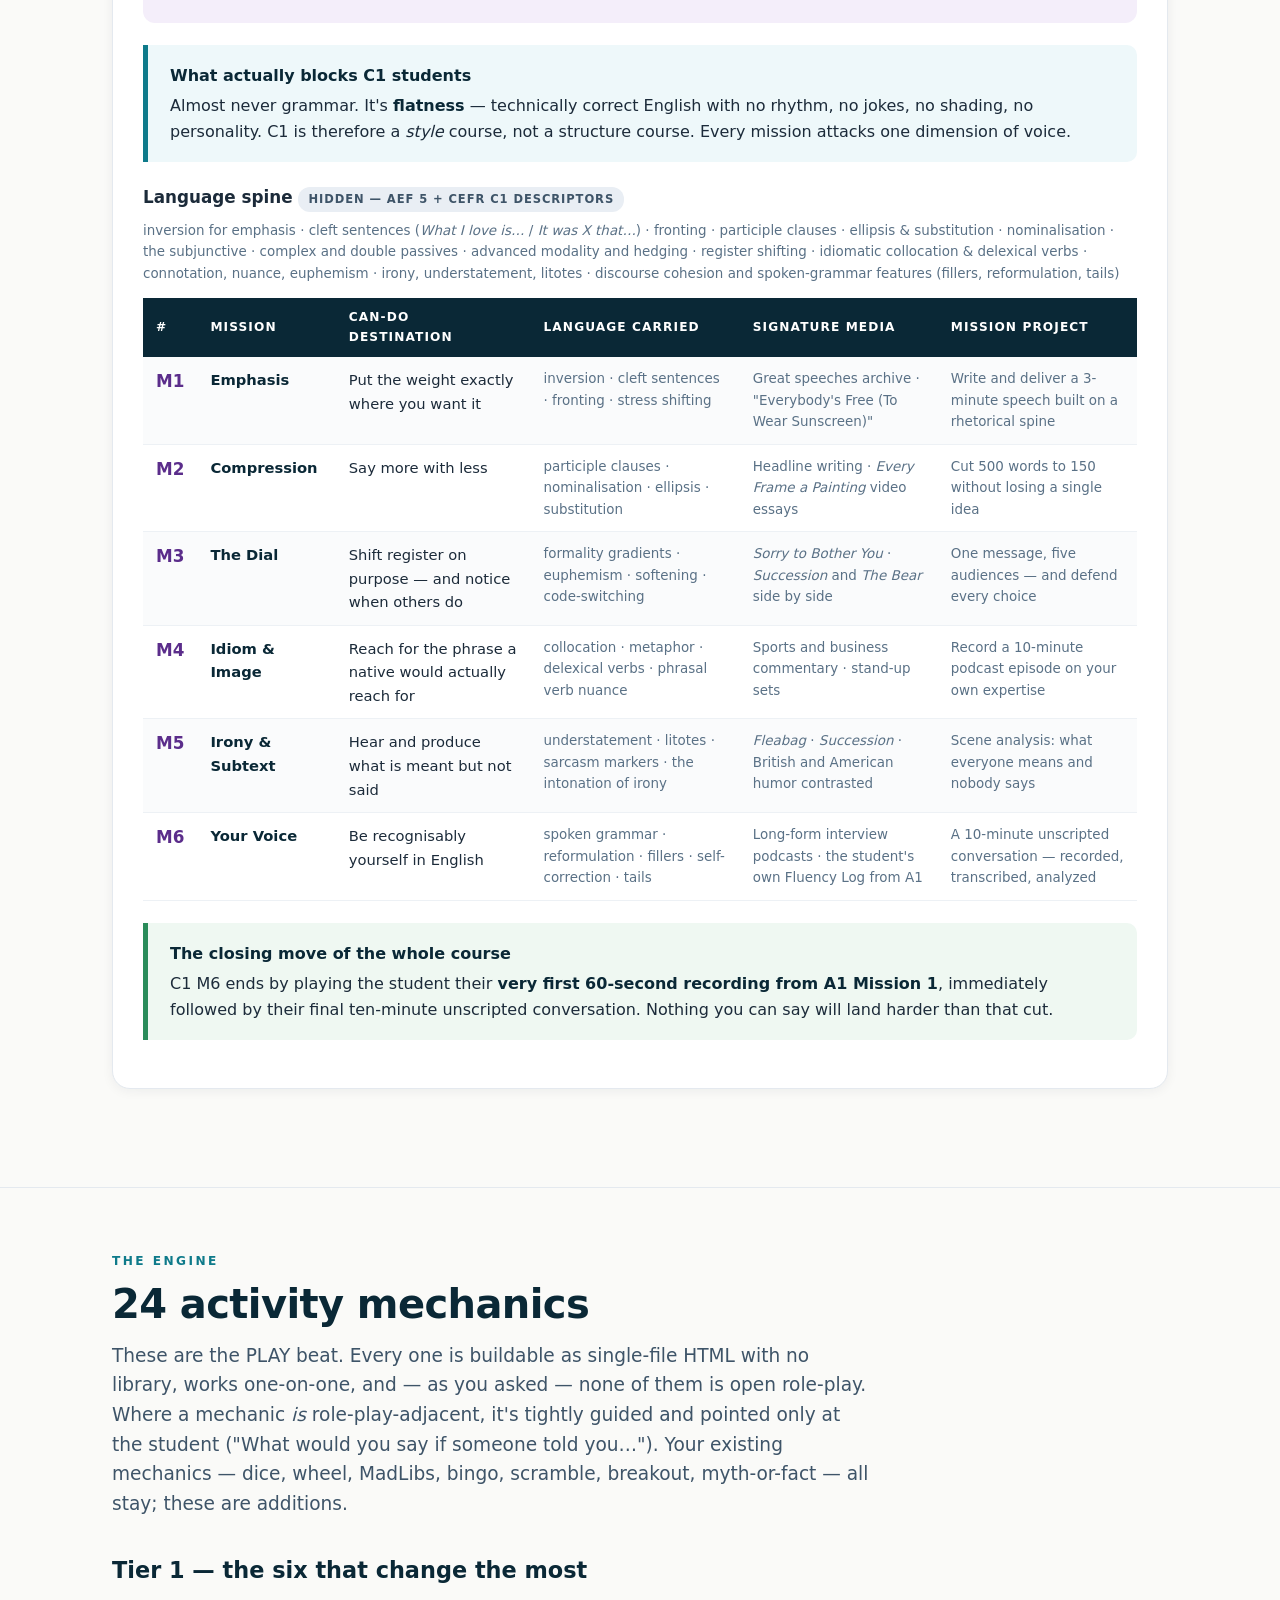
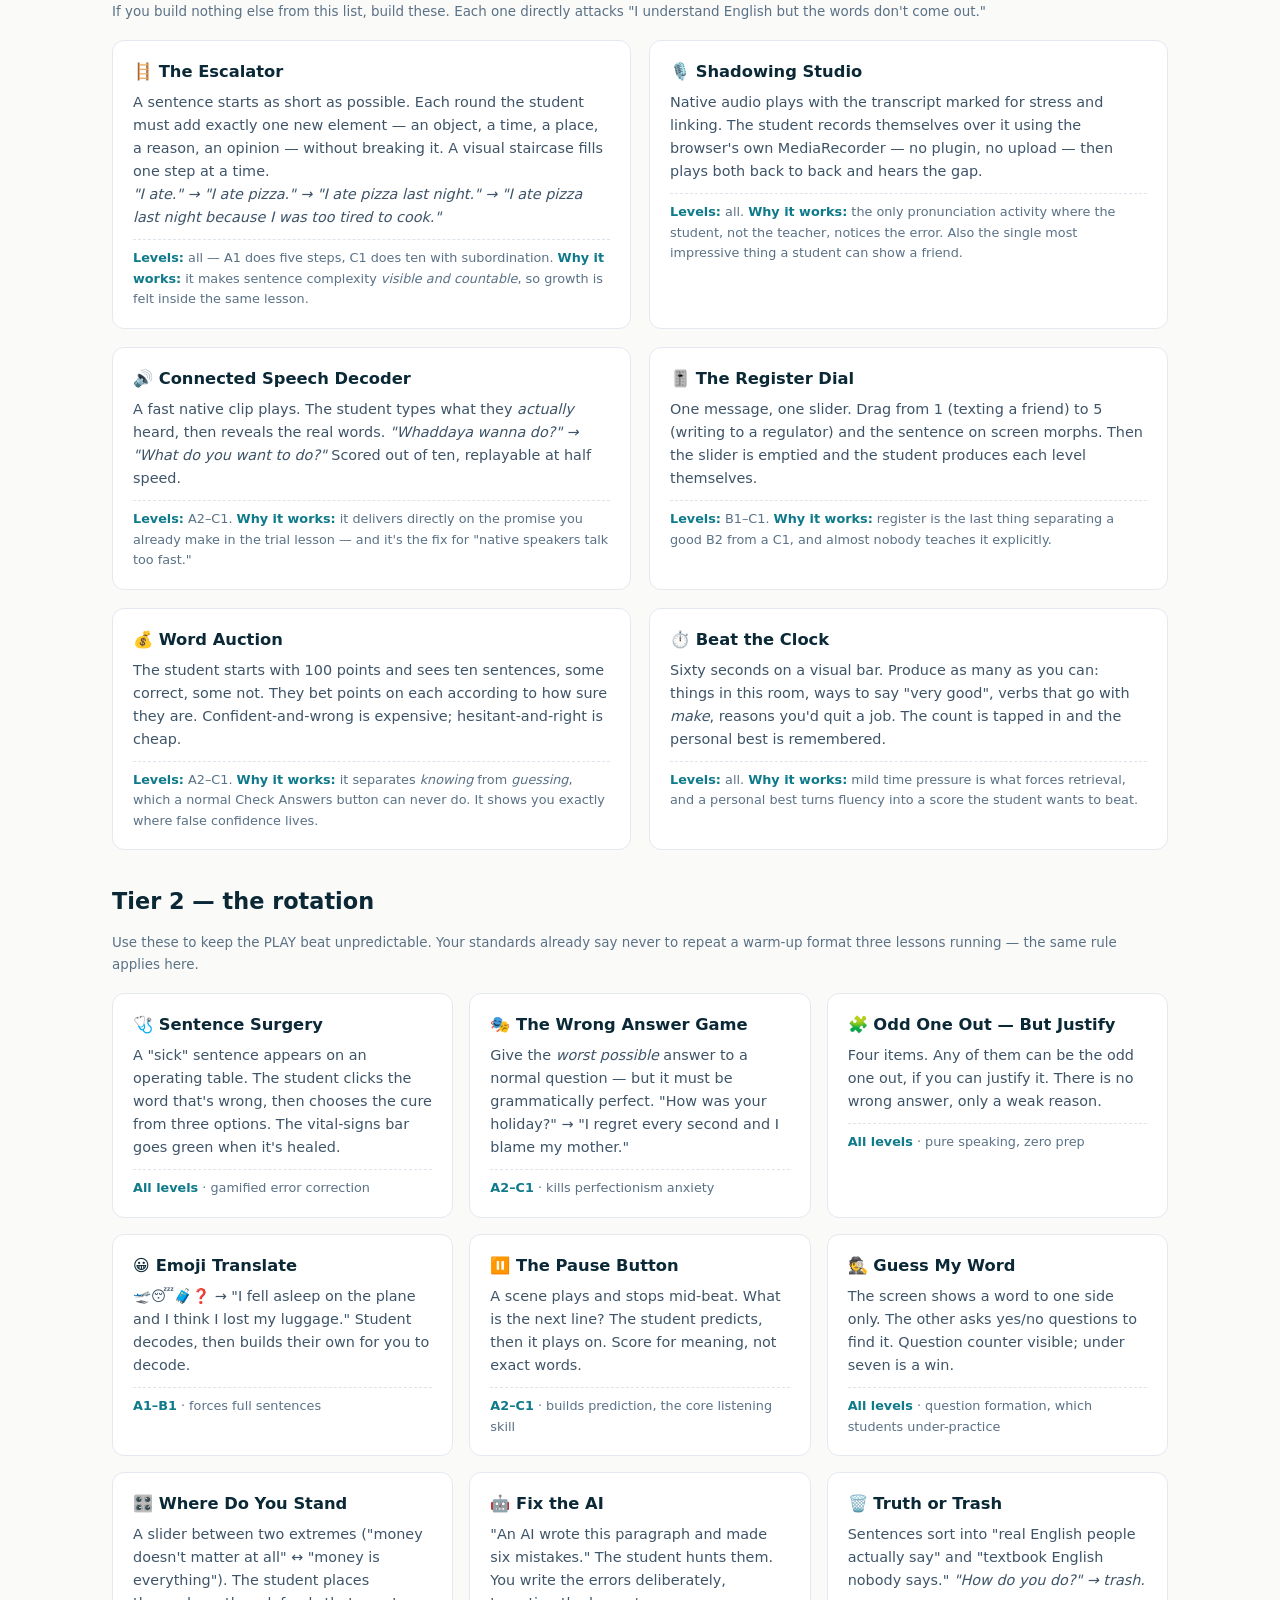
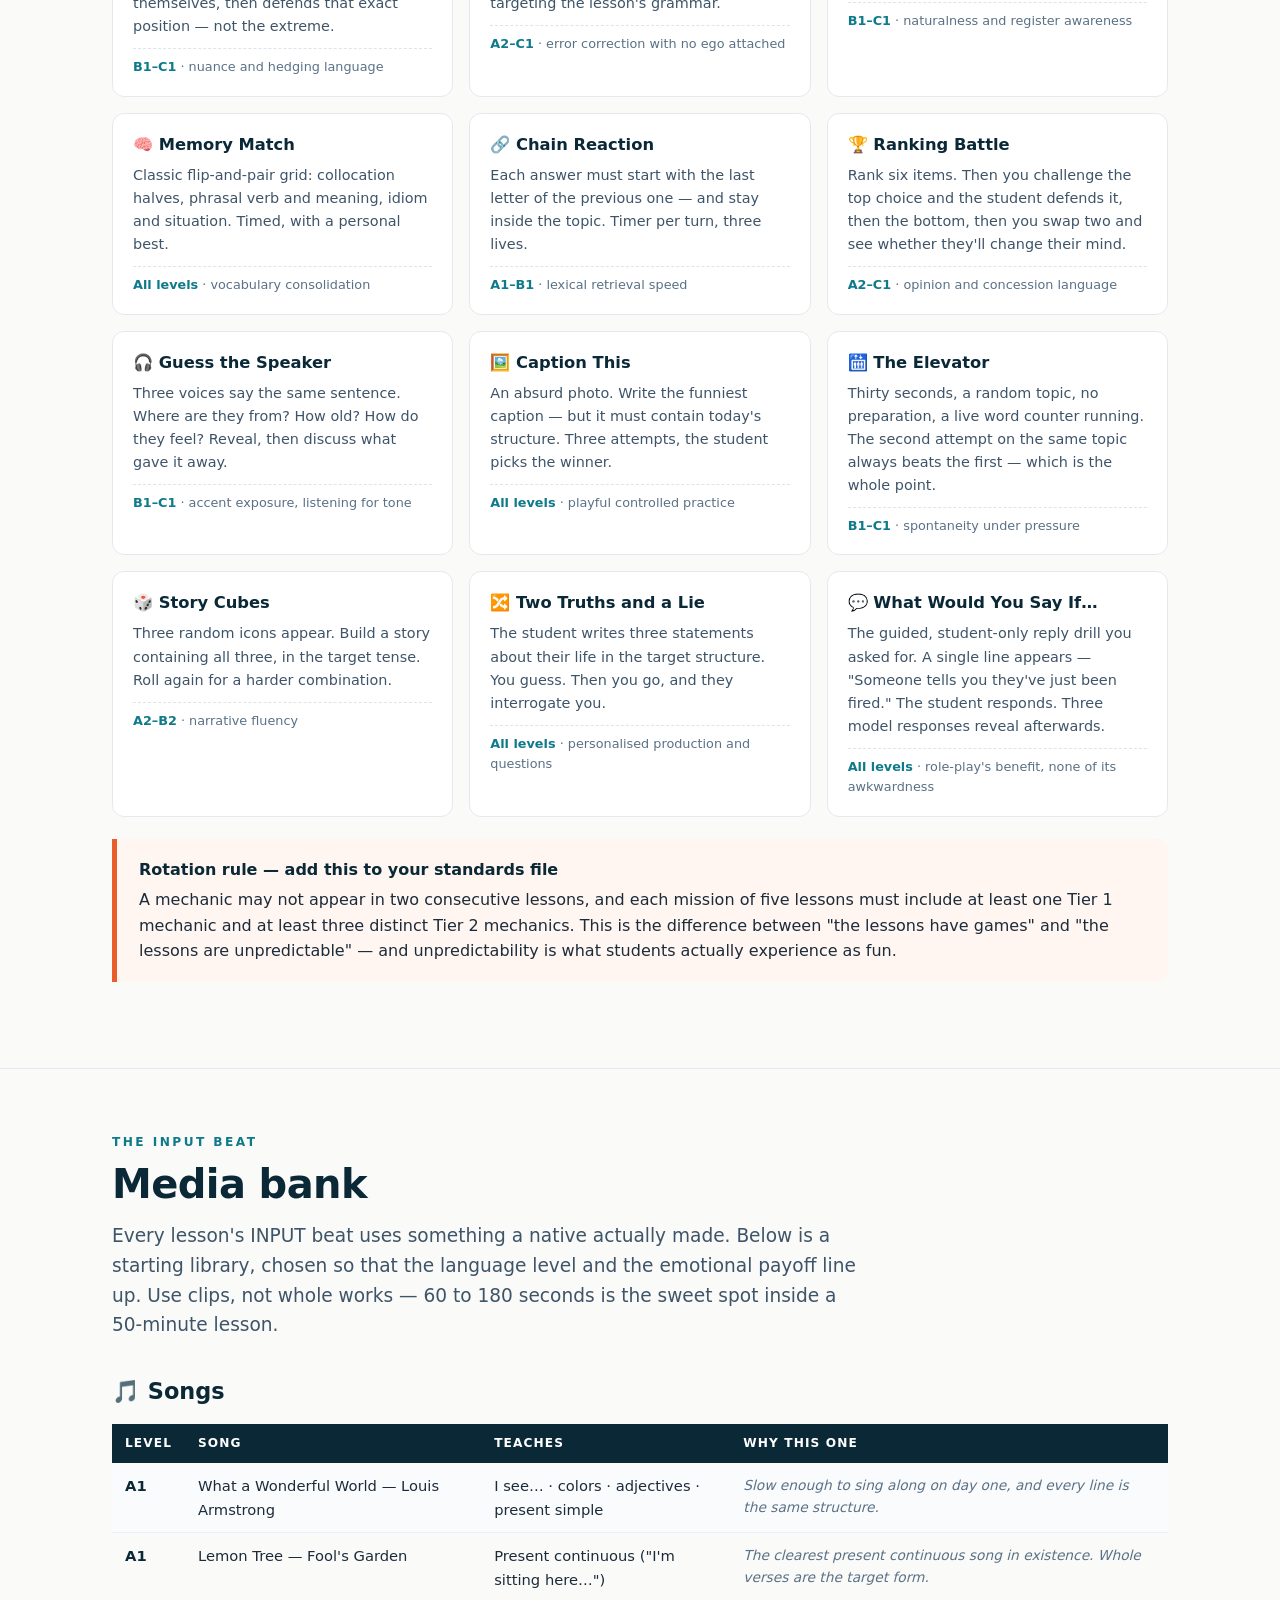
<file: blueprint.html>
<!DOCTYPE html>
<html lang="en">
<head>
<meta charset="UTF-8">
<meta name="viewport" content="width=device-width, initial-scale=1.0">
<title>OUT LOUD — Course Blueprint · Teacher Nanda</title>
<link rel="preconnect" href="https://fonts.googleapis.com">
<link href="https://fonts.googleapis.com/css2?family=Caveat:wght@400;700&display=swap" rel="stylesheet">
<style>
*,*::before,*::after{box-sizing:border-box;margin:0;padding:0}
html{scroll-behavior:smooth;scroll-padding-top:64px}
body{font-family:'Segoe UI',system-ui,sans-serif;background:#FAFAF8;color:#1C2B3A;line-height:1.6}

/* ── Top nav ── */
#topnav{position:sticky;top:0;z-index:900;background:rgba(10,22,40,.97);backdrop-filter:blur(8px);display:flex;align-items:center;gap:4px;padding:0 18px;height:56px;overflow-x:auto;box-shadow:0 2px 14px rgba(0,0,0,.25)}
#topnav .brand{color:#fff;font-weight:900;letter-spacing:.14em;font-size:.9rem;margin-right:16px;white-space:nowrap}
#topnav .brand span{color:#4FC3F7}
#topnav a{color:rgba(255,255,255,.72);text-decoration:none;font-size:.83rem;font-weight:600;padding:7px 12px;border-radius:16px;white-space:nowrap;transition:background .18s,color .18s}
#topnav a:hover{background:rgba(255,255,255,.14);color:#fff}

/* ── Hero ── */
.hero{background:linear-gradient(160deg,#0A1628 0%,#1A3A6B 45%,#0E5A8A 100%);color:#fff;padding:78px 32px 68px;text-align:center;position:relative;overflow:hidden}
.hero::after{content:"";position:absolute;inset:0;background:radial-gradient(ellipse at 78% 22%,rgba(79,195,247,.16) 0%,transparent 58%)}
.hero>*{position:relative;z-index:2}
.hero .kicker{font-size:.92rem;letter-spacing:.22em;text-transform:uppercase;color:rgba(255,255,255,.6);font-weight:600}
.hero h1{font-size:4.4rem;font-weight:900;letter-spacing:-.02em;line-height:1;margin:16px 0 6px}
.hero h1 em{font-style:normal;color:#4FC3F7}
.hero .tag{font-size:1.35rem;color:rgba(255,255,255,.86);font-weight:400;max-width:640px;margin:10px auto 0}
.hero .sub{font-size:1rem;color:rgba(255,255,255,.55);margin-top:22px}
.hero-stats{display:flex;justify-content:center;gap:44px;margin-top:38px;flex-wrap:wrap}
.hero-stat b{display:block;font-size:2.1rem;font-weight:900;color:#4FC3F7;line-height:1}
.hero-stat span{font-size:.78rem;letter-spacing:.12em;text-transform:uppercase;color:rgba(255,255,255,.55)}

/* ── Layout ── */
.wrap{max-width:1120px;margin:0 auto;padding:0 32px}
section{padding:64px 0;border-bottom:1px solid #E4E9EF}
section:last-of-type{border-bottom:none}
.sec-label{font-size:.76rem;letter-spacing:.2em;text-transform:uppercase;font-weight:800;color:#0E7A8A;margin-bottom:10px}
h2.sec-title{font-size:2.5rem;font-weight:900;color:#0A2836;line-height:1.12;margin-bottom:14px;letter-spacing:-.015em}
.lede{font-size:1.16rem;color:#3E5468;max-width:760px;margin-bottom:34px}
h3{font-size:1.4rem;font-weight:800;color:#0A2836;margin:34px 0 12px}
h4{font-size:1.05rem;font-weight:800;color:#1C2B3A;margin:20px 0 8px}
p{margin-bottom:12px}
ul,ol{margin:0 0 14px 22px}
li{margin-bottom:6px}
strong{font-weight:700;color:#0A2836}
em.hand{font-family:'Caveat',cursive;font-size:1.5rem;color:#0E7A8A;font-style:normal}

/* ── Cards & boxes ── */
.card{background:#fff;border:1px solid #E4E9EF;border-radius:14px;padding:24px 26px;margin-bottom:18px;box-shadow:0 1px 3px rgba(10,40,54,.05)}
.grid2{display:grid;grid-template-columns:1fr 1fr;gap:18px}
.grid3{display:grid;grid-template-columns:1fr 1fr 1fr;gap:16px}
@media(max-width:880px){.grid2,.grid3{grid-template-columns:1fr}}
.callout{border-left:5px solid #E85D2A;background:#FFF6F1;padding:18px 22px;border-radius:0 10px 10px 0;margin:22px 0}
.callout.blue{border-color:#0E7A8A;background:#EEF8FA}
.callout.green{border-color:#2A8C5A;background:#EFF8F2}
.callout .ct{font-weight:800;color:#0A2836;margin-bottom:5px;display:block}
.pill{display:inline-block;font-size:.72rem;font-weight:800;letter-spacing:.08em;text-transform:uppercase;padding:3px 10px;border-radius:12px;background:#E9EEF4;color:#3E5468;margin-right:6px}

/* ── Level colors ── */
.lv-a1{--c:#E85D2A;--cl:#FFF1EA}
.lv-a2{--c:#2A8C5A;--cl:#EDF8F1}
.lv-b1{--c:#0E7A8A;--cl:#EAF6F8}
.lv-b2{--c:#1E4D8C;--cl:#EDF2FA}
.lv-c1{--c:#5B2D8B;--cl:#F4EEFA}

/* ── Level block ── */
.level{border:1px solid #E4E9EF;border-radius:18px;overflow:hidden;margin-bottom:34px;background:#fff;box-shadow:0 2px 12px rgba(10,40,54,.06)}
.level-head{background:var(--c);color:#fff;padding:26px 30px}
.level-head .lh-top{display:flex;align-items:baseline;gap:14px;flex-wrap:wrap}
.level-head .lh-code{font-size:.8rem;font-weight:800;letter-spacing:.2em;background:rgba(255,255,255,.2);padding:4px 12px;border-radius:12px}
.level-head h3{font-size:2.15rem;font-weight:900;color:#fff;margin:8px 0 4px;letter-spacing:-.01em}
.level-head .lh-tag{font-size:1.08rem;color:rgba(255,255,255,.88)}
.level-head .lh-meta{margin-top:14px;font-size:.85rem;color:rgba(255,255,255,.78);display:flex;gap:24px;flex-wrap:wrap}
.level-body{padding:26px 30px}
.promise{background:var(--cl);border-radius:12px;padding:18px 22px;margin-bottom:22px}
.promise .pl{font-size:.74rem;letter-spacing:.16em;text-transform:uppercase;font-weight:800;color:var(--c);margin-bottom:8px}
.promise ul{margin-left:20px;margin-bottom:0}

/* ── Mission table ── */
table{width:100%;border-collapse:collapse;margin:14px 0 20px;font-size:.92rem}
th{background:#0A2836;color:#fff;text-align:left;padding:10px 13px;font-size:.76rem;letter-spacing:.09em;text-transform:uppercase;font-weight:800}
td{padding:11px 13px;border-bottom:1px solid #EDF1F5;vertical-align:top}
tr:nth-child(even) td{background:#FAFBFC}
td.mno{font-weight:900;color:var(--c);white-space:nowrap;font-size:1.05rem}
td.mname{font-weight:800;color:#0A2836}
.tiny{font-size:.84rem;color:#5A7186}

/* ── Activity bank ── */
.act{border:1px solid #E4E9EF;border-radius:12px;padding:18px 20px;background:#fff;position:relative}
.act .an{font-weight:800;color:#0A2836;font-size:1.02rem;margin-bottom:6px;display:flex;align-items:center;gap:8px}
.act .ad{font-size:.9rem;color:#3E5468;margin-bottom:10px}
.act .am{font-size:.8rem;color:#5A7186;border-top:1px dashed #DDE4EB;padding-top:8px}
.act .am b{color:#0E7A8A}

/* ── Prompt block ── */
.prompt{background:#0F1E2E;color:#D8E4EE;border-radius:12px;padding:18px 22px;font-family:'SF Mono',Menlo,Consolas,monospace;font-size:.85rem;line-height:1.65;margin:10px 0 20px;white-space:pre-wrap;overflow-x:auto}
.prompt .ph{color:#4FC3F7;font-weight:700}
.pname{font-weight:800;color:#0A2836;font-size:1.05rem;margin-top:22px}
.pwhen{font-size:.86rem;color:#5A7186;margin-bottom:6px}

/* ── Media table ── */
.media td:first-child{font-weight:700;white-space:nowrap;color:#0A2836}
.why{font-size:.86rem;color:#5A7186;font-style:italic}

/* ── Beat strip ── */
.beats{display:grid;grid-template-columns:repeat(5,1fr);gap:12px;margin:26px 0}
@media(max-width:880px){.beats{grid-template-columns:1fr}}
.beat{border-radius:12px;padding:18px 16px;color:#fff}
.beat b{display:block;font-size:1.2rem;font-weight:900;letter-spacing:.04em;margin-bottom:2px}
.beat .bt{font-size:.74rem;opacity:.75;letter-spacing:.1em;text-transform:uppercase;margin-bottom:8px;display:block}
.beat p{font-size:.85rem;line-height:1.45;margin:0;opacity:.94}
.b1{background:#D35400}.b2{background:#0E7A8A}.b3{background:#4A1A6A}.b4{background:#2A8C5A}.b5{background:#1E4D8C}

footer{background:#0A1628;color:rgba(255,255,255,.6);text-align:center;padding:44px 32px;font-size:.88rem}
footer b{color:#4FC3F7}
</style>
</head>
<body>

<nav id="topnav">
  <div class="brand">OUT <span>LOUD</span></div>
  <a href="#why">The problem</a>
  <a href="#shape">Lesson shape</a>
  <a href="#path">The 5 levels</a>
  <a href="#a1">A1</a><a href="#a2">A2</a><a href="#b1">B1</a><a href="#b2">B2</a><a href="#c1">C1</a>
  <a href="#activities">Activity bank</a>
  <a href="#media">Media bank</a>
  <a href="#ai">AI partner</a>
  <a href="#homework">Homework</a>
  <a href="#assess">Proof &amp; progress</a>
  <a href="#build">Build order</a>
</nav>

<header class="hero">
  <div class="kicker">A complete course design for</div>
  <h1>OUT <em>LOUD</em></h1>
  <p class="tag">English that leaves your head.</p>
  <p class="sub">Five levels · A1 → C1 · 150 lessons · designed for one-on-one, 50 minutes</p>
  <div class="hero-stats">
    <div class="hero-stat"><b>5</b><span>Levels</span></div>
    <div class="hero-stat"><b>30</b><span>Missions</span></div>
    <div class="hero-stat"><b>150</b><span>Lessons</span></div>
    <div class="hero-stat"><b>30</b><span>Projects</span></div>
    <div class="hero-stat"><b>24</b><span>Activity types</span></div>
  </div>
</header>

<!-- ══════════════════════════════ WHY ══════════════════════════════ -->
<section id="why"><div class="wrap">
  <div class="sec-label">Start here</div>
  <h2 class="sec-title">The diagnosis: it isn't your teaching.<br>It's who's choosing the topic.</h2>
  <p class="lede">Your production quality is already high — the standards file is more rigorous than most publishers'. The problem is structural, and it's worth naming precisely before fixing it.</p>

  <div class="grid2">
    <div class="card">
      <h4>What the trial lesson promises</h4>
      <p>Six months from now: series without subtitles. Speaking up in a meeting without rehearsing. Telling your story and getting the job. Handling any airport. <strong>A transformation, with a destination.</strong></p>
      <p>It also names the student's real pain: <em>"I understand English, but the words don't come out."</em></p>
    </div>
    <div class="card">
      <h4>What the AEF-built lesson delivers</h4>
      <p>"Fasten your seat belts." Airport announcements. Match the word to the definition. Beautifully built — but the <strong>book</strong> picked the topic, so the lesson can only ever be as interesting as the unit it came from.</p>
      <p>And crucially: nothing in it points at the six-month destination.</p>
    </div>
  </div>

  <div class="callout">
    <span class="ct">The gap, in one sentence</span>
    You sell a <strong>destination</strong> and deliver a <strong>syllabus</strong>. Students feel the difference even when they can't articulate it — and it shows up as churn around lesson 8, when novelty fades and progress isn't visible yet.
  </div>

  <h3>The three fixes this blueprint makes</h3>
  <div class="grid3">
    <div class="card">
      <h4>1 · Invert the hierarchy</h4>
      <p class="tiny">The <strong>can-do goal</strong> picks the topic. Grammar rides underneath as a hidden spine. AEF becomes your private coverage checklist — never something the student sees.</p>
    </div>
    <div class="card">
      <h4>2 · Make progress audible</h4>
      <p class="tiny">Every lesson ends with a 60-second recording. At level end, you play lesson 1 next to lesson 30. Nothing else you can do sells a renewal as hard as a student hearing their own progress.</p>
    </div>
    <div class="card">
      <h4>3 · Replace exercises with mechanics</h4>
      <p class="tiny">Gap-fills check knowledge. <strong>Games force production under mild pressure</strong> — which is exactly the muscle "the words don't come out" is missing. 24 new mechanics are specced below.</p>
    </div>
  </div>

  <div class="callout blue">
    <span class="ct">On the AEF books</span>
    You keep them — privately. Every level below lists its <strong>grammar spine</strong>, sequenced to match AEF's CEFR progression so no structure is skipped and a student transferring in or out lands cleanly. The books stay on your shelf as an audit tool. They never appear in a slide, a homework, or a student's mouth.
  </div>
</div></section>

<!-- ══════════════════════════════ LESSON SHAPE ══════════════════════════════ -->
<section id="shape"><div class="wrap">
  <div class="sec-label">The signature</div>
  <h2 class="sec-title">The 5-Beat Lesson</h2>
  <p class="lede">One repeatable 50-minute rhythm, used at every level from A1 to C1. Students learn the shape by lesson three and start arriving prepared for it. It also makes lessons dramatically faster for you to build — you're filling a known skeleton, not inventing a structure each time.</p>

  <div class="beats">
    <div class="beat b1"><span class="bt">0–5 min</span><b>HOOK</b><p>A game, a puzzle, a surprising fact. Never a quote. Secretly contains today's target language <em>before</em> it's taught.</p></div>
    <div class="beat b2"><span class="bt">5–15 min</span><b>INPUT</b><p>Real English: a song, a scene, a short video, a story. Something a native actually made — not a textbook text.</p></div>
    <div class="beat b3"><span class="bt">15–30 min</span><b>BUILD</b><p>Meaning → Form → Pronunciation, then controlled practice. Your existing CELTA sequence, unchanged.</p></div>
    <div class="beat b4"><span class="bt">30–45 min</span><b>PLAY</b><p>The game beat. A mechanic from the bank that forces the target language out of the student's mouth under mild pressure.</p></div>
    <div class="beat b5"><span class="bt">45–50 min</span><b>LAND</b><p>"You can now do X." Student records 60 seconds using today's language about their own life. Homework launched.</p></div>
  </div>

  <div class="grid2">
    <div class="card">
      <h4>Why HOOK comes before INPUT</h4>
      <p class="tiny">Your standards already say a warm-up should make the student use the target language before it's taught. The 5-Beat locks that in as structure rather than aspiration. By the time you name the grammar in BUILD, the student has already met it twice — once in play, once in real English. Naming it becomes a relief ("oh, <em>that's</em> what that was"), not an imposition.</p>
    </div>
    <div class="card">
      <h4>Why LAND is non-negotiable</h4>
      <p class="tiny">Five minutes, every lesson: state the can-do that was just unlocked, and capture a 60-second recording. This is what converts a nice lesson into visible progress. It also gives you a corpus of the student's own English to build later lessons from — the single richest source of personalised material you'll ever have.</p>
    </div>
  </div>

  <div class="callout green">
    <span class="ct">Mission Complete lessons run a different shape</span>
    Every fifth lesson replaces the 5 beats with: <strong>Warm-up (5) → Project presentation &amp; feedback (20) → Can-Do Check (15) → Next mission trailer (10)</strong>. It's a breather, a celebration, and an assessment in one — and it's where renewals get decided.
  </div>

  <h3>Structure of a level</h3>
  <table>
    <tr><th>Unit</th><th>Contains</th><th>Time at 1×/week</th></tr>
    <tr><td class="mname">1 Lesson</td><td>50 minutes · 5 beats · 1 can-do goal · 1 homework</td><td>1 week</td></tr>
    <tr><td class="mname">1 Mission</td><td>4 teaching lessons + 1 Mission Complete (project + can-do check)</td><td>5 weeks</td></tr>
    <tr><td class="mname">1 Level</td><td>6 Missions = 30 lessons + The Proof (final recorded assessment)</td><td>~7 months</td></tr>
    <tr><td class="mname">Full path</td><td>A1 → C1 = 150 lessons</td><td>~3 years</td></tr>
  </table>
  <p class="tiny">At 2×/week a level takes ~3.5 months. The design is frequency-agnostic on purpose: every lesson is self-contained and every mission ends in a deliverable, so a student who pauses for a month re-enters at a mission boundary without feeling lost.</p>
</div></section>

<!-- ══════════════════════════════ THE PATH ══════════════════════════════ -->
<section id="path"><div class="wrap">
  <div class="sec-label">The journey</div>
  <h2 class="sec-title">Five levels, five identities</h2>
  <p class="lede">Each level is named for who the student becomes, not what grammar they cover. This is the language you use on your profile, in the trial lesson, and in every renewal conversation.</p>

  <table>
    <tr><th>Level</th><th>Name</th><th>The promise</th><th>The one-line proof</th></tr>
    <tr class="lv-a1"><td class="mno">A1</td><td class="mname">SAY IT</td><td>Your first 1,000 words — out loud</td><td class="tiny">"I had a five-minute conversation with a stranger and it worked."</td></tr>
    <tr class="lv-a2"><td class="mno">A2</td><td class="mname">GET AROUND</td><td>Handle the world in English</td><td class="tiny">"I traveled for two weeks and never needed to switch languages."</td></tr>
    <tr class="lv-b1"><td class="mno">B1</td><td class="mname">HOLD YOUR OWN</td><td>Have the conversation, don't just survive it</td><td class="tiny">"I told a story at dinner and people laughed in the right place."</td></tr>
    <tr class="lv-b2"><td class="mno">B2</td><td class="mname">SAY WHAT YOU MEAN</td><td>Precision, opinion, nuance</td><td class="tiny">"I disagreed with my boss in English and it landed exactly how I intended."</td></tr>
    <tr class="lv-c1"><td class="mno">C1</td><td class="mname">SOUND LIKE YOU</td><td>Your personality, in English</td><td class="tiny">"People stopped telling me my English is good. They just talk to me."</td></tr>
  </table>

  <div class="callout">
    <span class="ct">Use these names commercially</span>
    "I'm on <strong>Mission 4 of Hold Your Own</strong>" is a sentence a student will say to a friend. "I'm on American English File 3, unit 5B" is not. The naming is a retention and referral feature, not decoration.
  </div>
</div></section>

<!-- ══════════════════════════════ A1 ══════════════════════════════ -->
<section id="a1"><div class="wrap">
<div class="level lv-a1">
  <div class="level-head">
    <div class="lh-top"><span class="lh-code">LEVEL 1 · A1</span></div>
    <h3>SAY IT</h3>
    <p class="lh-tag">Your first 1,000 words — out loud.</p>
    <div class="lh-meta"><span>30 lessons</span><span>6 missions</span><span>Entry: true or false beginner</span><span>Exit: A1+ → A2</span></div>
  </div>
  <div class="level-body">

    <div class="promise">
      <div class="pl">By the end of SAY IT, the student can…</div>
      <ul>
        <li>Introduce themselves for 60 seconds without preparing</li>
        <li>Describe their routine, their home, their city and their people</li>
        <li>Order food, shop, ask prices, ask for help — and understand the answer</li>
        <li>Talk about right now (present continuous) and last weekend (past simple)</li>
        <li>Ask ten question types, not just answer them</li>
        <li>Survive a five-minute conversation with a patient stranger</li>
      </ul>
    </div>

    <h4>The A1 design problem — and the answer</h4>
    <p class="tiny">A true beginner shares almost no language with you. The temptation is to fill the gap with translation, or with content built for children. Your trial lesson already solved this beautifully with the <strong>cognate wall</strong> — "you already know hundreds of English words." SAY IT scales that solution across the level: <strong>every A1 lesson opens with something the student can already partly do</strong>, so they never start from nothing. And because A1 speech is short, A1 activities are <em>timed and countable</em> — Beat the Clock, Sound Sprint, The Escalator — which turns tiny sentences into a visible score instead of a poverty.</p>

    <h4>Grammar spine <span class="pill">hidden — AEF Starter + AEF 1</span></h4>
    <p class="tiny">verb <em>be</em> (all forms) · a/an, plurals · this/that/these/those · possessive 's &amp; adjectives · present simple all forms · adverbs of frequency · <em>can/can't</em> · there is/are · prepositions of time &amp; place · object pronouns · <em>like</em> + -ing · imperatives · <em>would like</em> · count/uncount + some/any/how much/how many · present continuous · <em>was/were</em> · past simple regular &amp; irregular · question words · <em>be going to</em> (intro)</p>

    <table>
      <tr><th>#</th><th>Mission</th><th>Can-do destination</th><th>Grammar carried</th><th>Signature media</th><th>Mission project</th></tr>
      <tr><td class="mno">M1</td><td class="mname">This Is Me</td><td>Introduce yourself, spell, count, say where you're from and what you do</td><td class="tiny">be · a/an · possessives · question words</td><td class="tiny">"What a Wonderful World" (Armstrong) · the cognate wall</td><td class="tiny">60-second voice note: "Hello, I'm…"</td></tr>
      <tr><td class="mno">M2</td><td class="mname">My Days</td><td>Describe your routine and your week; say when and how often</td><td class="tiny">present simple · frequency adverbs · time prepositions</td><td class="tiny">Pixar short <em>Piper</em> — no dialogue, so the student narrates</td><td class="tiny">"My Perfect Day" — 8 photos, 8 sentences</td></tr>
      <tr><td class="mno">M3</td><td class="mname">Where I Live</td><td>Describe your home and city; give and follow directions</td><td class="tiny">there is/are · place prepositions · imperatives</td><td class="tiny">Google Street View tour · "Lemon Tree" (Fools Garden)</td><td class="tiny">Walking tour of my street — 90-second video</td></tr>
      <tr><td class="mno">M4</td><td class="mname">I Want That</td><td>Order, shop, ask prices, ask for help, complain politely</td><td class="tiny">would like · can I have · count/uncount · some/any</td><td class="tiny"><em>Paddington</em> — the marmalade sandwich scene</td><td class="tiny">Order a full meal, on video, with no script</td></tr>
      <tr><td class="mno">M5</td><td class="mname">Right Now</td><td>Say what's happening as it happens; describe people, clothes, weather</td><td class="tiny">present continuous vs simple · adjectives</td><td class="tiny">Pixar short <em>For the Birds</em> · live city webcams</td><td class="tiny">Narrate a 3-minute silent film, live</td></tr>
      <tr><td class="mno">M6</td><td class="mname">Last Weekend</td><td>Tell a simple true story about your past</td><td class="tiny">was/were · past simple regular + irregular · past questions</td><td class="tiny">The first 4 minutes of <em>Up</em> (no dialogue) · "Yesterday"</td><td class="tiny">"My Weekend in 5 Sentences" — voice note</td></tr>
    </table>

    <h4>Sample lesson — A1 · M1 · L1 "This Is Me" <span class="pill">built for you as the flagship</span></h4>
    <table>
      <tr><th>Beat</th><th>Activity</th><th>What it does</th></tr>
      <tr><td class="mname">HOOK</td><td>Word Detective — 12 cognates on screen; student says each aloud, clicks to see it inside a real sentence</td><td class="tiny">Proves "you already know hundreds of words" in four minutes. A zero-anxiety opening.</td></tr>
      <tr><td class="mname">INPUT</td><td>Four voices, four countries, four jobs — student matches voice to flag, then to job</td><td class="tiny">First real listening. Success is guaranteed because the answer set is visual.</td></tr>
      <tr><td class="mname">BUILD</td><td><em>be</em>: Meaning (CCQs) → Form (I am / you are grid) → Pronunciation (I'm, he's, she's) → controlled practice</td><td class="tiny">Standard CELTA MFP. Contractions from minute one, so the student never sounds robotic.</td></tr>
      <tr><td class="mname">PLAY</td><td><strong>The Escalator</strong> — "I'm Nanda." → + country → + job → + city → + one more thing. The staircase fills visually.</td><td class="tiny">The best A1 mechanic there is. A 3-word sentence becomes a 15-word one in five rounds, visibly.</td></tr>
      <tr><td class="mname">LAND</td><td>Can-do stamp, then a 60-second recording: "Hello, I'm…"</td><td class="tiny">First entry in the Fluency Log. Kept for thirty lessons.</td></tr>
    </table>
  </div>
</div>
</div></section>

<!-- ══════════════════════════════ A2 ══════════════════════════════ -->
<section id="a2"><div class="wrap">
<div class="level lv-a2">
  <div class="level-head">
    <div class="lh-top"><span class="lh-code">LEVEL 2 · A2</span></div>
    <h3>GET AROUND</h3>
    <p class="lh-tag">Handle the world in English.</p>
    <div class="lh-meta"><span>30 lessons</span><span>6 missions</span><span>Entry: A1 complete</span><span>Exit: A2+ → B1</span></div>
  </div>
  <div class="level-body">

    <div class="promise">
      <div class="pl">By the end of GET AROUND, the student can…</div>
      <ul>
        <li>Travel for two weeks without switching out of English</li>
        <li>Tell a past story with two tenses — something happened <em>while</em> something else was happening</li>
        <li>Compare, rank and recommend: people, places, options</li>
        <li>Talk about experiences ("Have you ever…?") and plans ("I'm going to…")</li>
        <li>Give advice and state rules and obligations</li>
        <li>Handle a problem: a delay, a wrong order, a lost bag, a misunderstanding</li>
      </ul>
    </div>

    <h4>Grammar spine <span class="pill">hidden — AEF 1 late + AEF 2</span></h4>
    <p class="tiny">present simple vs continuous · past simple vs past continuous · <em>be going to</em> vs <em>will</em> · present perfect with ever/never/just/yet/already · comparatives &amp; superlatives · <em>have to / must / should</em> · adverbs of manner · quantifiers (much/many/a lot/a few) · verb patterns (to + infinitive vs -ing) · first conditional + <em>when</em> · <em>used to</em> · possessive pronouns · too/enough · something/anything/nothing · adjective + preposition</p>

    <table>
      <tr><th>#</th><th>Mission</th><th>Can-do destination</th><th>Grammar carried</th><th>Signature media</th><th>Mission project</th></tr>
      <tr><td class="mno">M1</td><td class="mname">The Trip</td><td>Book, board, arrive, complain, recover — then tell the story afterwards</td><td class="tiny">past simple vs past continuous · travel collocations</td><td class="tiny">Real airline announcements · <em>Modern Family</em> travel cold-opens</td><td class="tiny">"My worst travel story" — 2-minute video</td></tr>
      <tr><td class="mno">M2</td><td class="mname">People I Know</td><td>Describe personality and appearance; compare people</td><td class="tiny">comparatives &amp; superlatives · adjective order · too/enough</td><td class="tiny">"Firework" (Katy Perry) · <em>Great British Bake Off</em> intros</td><td class="tiny">"The three people who made me" — narrated photo essay</td></tr>
      <tr><td class="mno">M3</td><td class="mname">Plans &amp; Promises</td><td>Talk about the future three ways and mean three different things</td><td class="tiny">going to · will · present continuous for arrangements</td><td class="tiny">"The Lazy Song" (Bruno Mars) — a <em>gonna</em> goldmine</td><td class="tiny">My five-year plan — pitched in 90 seconds</td></tr>
      <tr><td class="mno">M4</td><td class="mname">Been There</td><td>Talk about life experience without dating it</td><td class="tiny">present perfect: ever/never/just/yet/already</td><td class="tiny">"Somewhere Only We Know" · travel vlogger openers</td><td class="tiny">My "Have you ever…" bucket list — recorded</td></tr>
      <tr><td class="mno">M5</td><td class="mname">Rules &amp; Advice</td><td>Say what's required, forbidden and advisable — at work, in health, in your country</td><td class="tiny">must / have to / should / don't have to</td><td class="tiny">Real signs &amp; notices photo bank · airline safety videos</td><td class="tiny">"A survival guide to my country" — for a foreign friend</td></tr>
      <tr><td class="mno">M6</td><td class="mname">If &amp; When</td><td>Talk through consequences and decisions</td><td class="tiny">first conditional · when/as soon as/unless · verb patterns</td><td class="tiny">A branching, <em>Bandersnatch</em>-style narrative</td><td class="tiny">Write and perform a choose-your-own-adventure</td></tr>
    </table>
  </div>
</div>
</div></section>

<!-- ══════════════════════════════ B1 ══════════════════════════════ -->
<section id="b1"><div class="wrap">
<div class="level lv-b1">
  <div class="level-head">
    <div class="lh-top"><span class="lh-code">LEVEL 3 · B1</span></div>
    <h3>HOLD YOUR OWN</h3>
    <p class="lh-tag">Have the conversation — don't just survive it.</p>
    <div class="lh-meta"><span>30 lessons</span><span>6 missions</span><span>Entry: A2 complete</span><span>Exit: B1+ → B2</span></div>
  </div>
  <div class="level-body">

    <div class="promise">
      <div class="pl">By the end of HOLD YOUR OWN, the student can…</div>
      <ul>
        <li>Tell a three-minute story with tension, timing, and a punchline that lands</li>
        <li>Talk about what didn't happen — regrets, alternatives, hypotheticals</li>
        <li>Report what someone else said, accurately and naturally</li>
        <li>Speculate: "it must be…", "it can't be…", "she might have…"</li>
        <li>Follow a podcast, a video essay or a sitcom without subtitles most of the time</li>
        <li>Disagree without disappearing</li>
      </ul>
    </div>

    <h4>Grammar spine <span class="pill">hidden — AEF 3</span></h4>
    <p class="tiny">present perfect + for/since · present perfect continuous · past perfect · full narrative tenses · second conditional · third conditional (introduced) · passive (present &amp; past) · reported speech · defining &amp; non-defining relative clauses · modals of deduction (must/might/could/can't) · future forms contrasted · gerunds &amp; infinitives · question tags · so/such · <em>used to</em> vs <em>be used to</em> · the core 60 phrasal verbs</p>

    <table>
      <tr><th>#</th><th>Mission</th><th>Can-do destination</th><th>Grammar carried</th><th>Signature media</th><th>Mission project</th></tr>
      <tr><td class="mno">M1</td><td class="mname">The Story</td><td>Tell a real story from your life so that people stay with you</td><td class="tiny">narrative tenses · past perfect · time linkers</td><td class="tiny">The Moth (5-minute true stories) · <em>Ted Lasso</em> monologues</td><td class="tiny">A true story from my life — 3 minutes, recorded</td></tr>
      <tr><td class="mno">M2</td><td class="mname">Who I Used To Be</td><td>Talk about change, memory, and who you were</td><td class="tiny">used to / would · be used to / get used to</td><td class="tiny">"Somebody That I Used to Know" (Gotye) — mandatory</td><td class="tiny">Then vs Now — a narrated photo essay</td></tr>
      <tr><td class="mno">M3</td><td class="mname">What If</td><td>Talk about the life you didn't live</td><td class="tiny">2nd &amp; 3rd conditionals · wish · I'd rather</td><td class="tiny">"If I Were a Boy" (Beyoncé) · "The Scientist" (Coldplay)</td><td class="tiny">"The decision that changed everything" — told twice: what happened, and what if it hadn't</td></tr>
      <tr><td class="mno">M4</td><td class="mname">Behind the News</td><td>Report events neutrally; notice when language is hiding an actor</td><td class="tiny">passive voice · reporting verbs · impersonal structures</td><td class="tiny">The same story in three outlets · BBC 6 Minute News</td><td class="tiny">A 90-second news report, delivered to camera</td></tr>
      <tr><td class="mno">M5</td><td class="mname">He Said, She Said</td><td>Relay conversations, instructions and misunderstandings</td><td class="tiny">reported speech · reporting verbs beyond <em>say</em> · say/tell/ask</td><td class="tiny"><em>Brooklyn Nine-Nine</em> misunderstanding plots · a podcast clip to relay</td><td class="tiny">Listen to a 5-minute podcast; retell it from memory</td></tr>
      <tr><td class="mno">M6</td><td class="mname">Best Guess</td><td>Speculate and deduce out loud with the right degree of certainty</td><td class="tiny">modals of deduction, present &amp; past · degrees of certainty</td><td class="tiny">Unsolved-mystery photo sets · <em>Only Murders in the Building</em></td><td class="tiny">Solve a cold case — present your theory and defend it</td></tr>
    </table>
  </div>
</div>
</div></section>

<!-- ══════════════════════════════ B2 ══════════════════════════════ -->
<section id="b2"><div class="wrap">
<div class="level lv-b2">
  <div class="level-head">
    <div class="lh-top"><span class="lh-code">LEVEL 4 · B2</span></div>
    <h3>SAY WHAT YOU MEAN</h3>
    <p class="lh-tag">Precision, opinion, nuance.</p>
    <div class="lh-meta"><span>30 lessons</span><span>6 missions</span><span>Entry: B1 complete</span><span>Exit: B2+ → C1</span></div>
  </div>
  <div class="level-body">

    <div class="promise">
      <div class="pl">By the end of SAY WHAT YOU MEAN, the student can…</div>
      <ul>
        <li>Argue a position, concede a point, and come back — without losing the thread</li>
        <li>Say <em>almost</em>, <em>barely</em>, <em>arguably</em>, <em>to some extent</em> — and mean each one exactly</li>
        <li>Switch register deliberately: the same message to a friend, a client, a regulator</li>
        <li>Give a structured five-minute talk with no notes</li>
        <li>Hear what someone <em>implied</em>, not only what they said</li>
        <li>Handle a meeting, an interview, or a disagreement with a superior</li>
      </ul>
    </div>

    <h4>Grammar spine <span class="pill">hidden — AEF 4</span></h4>
    <p class="tiny">the full narrative tense system · future perfect &amp; future continuous · mixed conditionals · <em>wish / if only / should have</em> · advanced passives including <em>it is said that</em> · advanced reported speech · reduced &amp; non-defining relative clauses · past modals · articles (advanced) · adjective + preposition · noun + preposition · -ed vs -ing adjectives · discourse markers · unreal past · inversion (introduced) · hedging &amp; softening</p>

    <table>
      <tr><th>#</th><th>Mission</th><th>Can-do destination</th><th>Grammar carried</th><th>Signature media</th><th>Mission project</th></tr>
      <tr><td class="mno">M1</td><td class="mname">Take a Side</td><td>Build and defend an argument; concede without collapsing</td><td class="tiny">concession (although/whereas) · hedging · discourse markers</td><td class="tiny"><em>12 Angry Men</em> — the turning-point scenes</td><td class="tiny">Deliver a verdict and survive cross-examination</td></tr>
      <tr><td class="mno">M2</td><td class="mname">The Fine Print</td><td>Decode formal English and turn it back into human</td><td class="tiny">advanced passives · nominalisation · impersonal structures</td><td class="tiny">Real terms &amp; conditions · <em>The Big Short</em> explainer scenes</td><td class="tiny">Translate a page of legalese into plain English — then back again</td></tr>
      <tr><td class="mno">M3</td><td class="mname">Almost, Nearly, Barely</td><td>Control degree and intensity so people hear exactly what you meant</td><td class="tiny">degree adverbs · gradable vs absolute adjectives · -ed/-ing</td><td class="tiny">Reviews of one film across four outlets</td><td class="tiny">Review something you love — three ways: honest, diplomatic, brutal</td></tr>
      <tr><td class="mno">M4</td><td class="mname">What Should Have Happened</td><td>Criticise, regret and analyze the past constructively</td><td class="tiny">past modals · mixed conditionals · wish / if only</td><td class="tiny">Post-match analysis · <em>Severance</em> and <em>Succession</em> fallout scenes</td><td class="tiny">The post-mortem: analyze a real failure, yours or public</td></tr>
      <tr><td class="mno">M5</td><td class="mname">Big Ideas</td><td>Talk about abstractions with structure and signposting</td><td class="tiny">discourse markers · cohesion · complex noun phrases</td><td class="tiny">Chimamanda Adichie, <em>The danger of a single story</em> · Kurzgesagt</td><td class="tiny">A five-minute TED-style talk — no notes, recorded</td></tr>
      <tr><td class="mno">M6</td><td class="mname">Reading Between Lines</td><td>Detect implication, bias, tone and spin</td><td class="tiny">connotation · euphemism · implicature · emphasis</td><td class="tiny">Advertising teardowns · <em>Black Mirror</em> — one episode across the mission</td><td class="tiny">Decode an ad campaign — then write a satirical version</td></tr>
    </table>
  </div>
</div>
</div></section>

<!-- ══════════════════════════════ C1 ══════════════════════════════ -->
<section id="c1"><div class="wrap">
<div class="level lv-c1">
  <div class="level-head">
    <div class="lh-top"><span class="lh-code">LEVEL 5 · C1</span></div>
    <h3>SOUND LIKE YOU</h3>
    <p class="lh-tag">Your personality, in English.</p>
    <div class="lh-meta"><span>30 lessons</span><span>6 missions</span><span>Entry: B2 complete</span><span>Exit: C1+ / C2 pathway</span></div>
  </div>
  <div class="level-body">

    <div class="promise">
      <div class="pl">By the end of SOUND LIKE YOU, the student can…</div>
      <ul>
        <li>Use emphasis structurally — inversion, clefts, fronting — not just louder</li>
        <li>Compress: say in twelve words what used to take forty</li>
        <li>Move fluidly between registers, and know exactly which one they're in</li>
        <li>Be funny on purpose. Be ironic on purpose. Be understated on purpose.</li>
        <li>Think aloud in English — hesitate, self-correct and reformulate the way a native does</li>
        <li>Stop being complimented on their English, and simply be talked to</li>
      </ul>
    </div>

    <div class="callout blue">
      <span class="ct">What actually blocks C1 students</span>
      Almost never grammar. It's <strong>flatness</strong> — technically correct English with no rhythm, no jokes, no shading, no personality. C1 is therefore a <em>style</em> course, not a structure course. Every mission attacks one dimension of voice.
    </div>

    <h4>Language spine <span class="pill">hidden — AEF 5 + CEFR C1 descriptors</span></h4>
    <p class="tiny">inversion for emphasis · cleft sentences (<em>What I love is…</em> / <em>It was X that…</em>) · fronting · participle clauses · ellipsis &amp; substitution · nominalisation · the subjunctive · complex and double passives · advanced modality and hedging · register shifting · idiomatic collocation &amp; delexical verbs · connotation, nuance, euphemism · irony, understatement, litotes · discourse cohesion and spoken-grammar features (fillers, reformulation, tails)</p>

    <table>
      <tr><th>#</th><th>Mission</th><th>Can-do destination</th><th>Language carried</th><th>Signature media</th><th>Mission project</th></tr>
      <tr><td class="mno">M1</td><td class="mname">Emphasis</td><td>Put the weight exactly where you want it</td><td class="tiny">inversion · cleft sentences · fronting · stress shifting</td><td class="tiny">Great speeches archive · "Everybody's Free (To Wear Sunscreen)"</td><td class="tiny">Write and deliver a 3-minute speech built on a rhetorical spine</td></tr>
      <tr><td class="mno">M2</td><td class="mname">Compression</td><td>Say more with less</td><td class="tiny">participle clauses · nominalisation · ellipsis · substitution</td><td class="tiny">Headline writing · <em>Every Frame a Painting</em> video essays</td><td class="tiny">Cut 500 words to 150 without losing a single idea</td></tr>
      <tr><td class="mno">M3</td><td class="mname">The Dial</td><td>Shift register on purpose — and notice when others do</td><td class="tiny">formality gradients · euphemism · softening · code-switching</td><td class="tiny"><em>Sorry to Bother You</em> · <em>Succession</em> and <em>The Bear</em> side by side</td><td class="tiny">One message, five audiences — and defend every choice</td></tr>
      <tr><td class="mno">M4</td><td class="mname">Idiom &amp; Image</td><td>Reach for the phrase a native would actually reach for</td><td class="tiny">collocation · metaphor · delexical verbs · phrasal verb nuance</td><td class="tiny">Sports and business commentary · stand-up sets</td><td class="tiny">Record a 10-minute podcast episode on your own expertise</td></tr>
      <tr><td class="mno">M5</td><td class="mname">Irony &amp; Subtext</td><td>Hear and produce what is meant but not said</td><td class="tiny">understatement · litotes · sarcasm markers · the intonation of irony</td><td class="tiny"><em>Fleabag</em> · <em>Succession</em> · British and American humor contrasted</td><td class="tiny">Scene analysis: what everyone means and nobody says</td></tr>
      <tr><td class="mno">M6</td><td class="mname">Your Voice</td><td>Be recognisably yourself in English</td><td class="tiny">spoken grammar · reformulation · fillers · self-correction · tails</td><td class="tiny">Long-form interview podcasts · the student's own Fluency Log from A1</td><td class="tiny">A 10-minute unscripted conversation — recorded, transcribed, analyzed</td></tr>
    </table>

    <div class="callout green">
      <span class="ct">The closing move of the whole course</span>
      C1 M6 ends by playing the student their <strong>very first 60-second recording from A1 Mission 1</strong>, immediately followed by their final ten-minute unscripted conversation. Nothing you can say will land harder than that cut.
    </div>
  </div>
</div>
</div></section>

<!-- ══════════════════════════════ ACTIVITY BANK ══════════════════════════════ -->
<section id="activities"><div class="wrap">
  <div class="sec-label">The engine</div>
  <h2 class="sec-title">24 activity mechanics</h2>
  <p class="lede">These are the PLAY beat. Every one is buildable as single-file HTML with no library, works one-on-one, and — as you asked — none of them is open role-play. Where a mechanic <em>is</em> role-play-adjacent, it's tightly guided and pointed only at the student ("What would you say if someone told you…"). Your existing mechanics — dice, wheel, MadLibs, bingo, scramble, breakout, myth-or-fact — all stay; these are additions.</p>

  <h3>Tier 1 — the six that change the most</h3>
  <p class="tiny" style="margin-bottom:18px">If you build nothing else from this list, build these. Each one directly attacks "I understand English but the words don't come out."</p>

  <div class="grid2">
    <div class="act">
      <div class="an">🪜 The Escalator</div>
      <div class="ad">A sentence starts as short as possible. Each round the student must add exactly one new element — an object, a time, a place, a reason, an opinion — without breaking it. A visual staircase fills one step at a time.<br><em>"I ate." → "I ate pizza." → "I ate pizza last night." → "I ate pizza last night because I was too tired to cook."</em></div>
      <div class="am"><b>Levels:</b> all — A1 does five steps, C1 does ten with subordination. <b>Why it works:</b> it makes sentence complexity <em>visible and countable</em>, so growth is felt inside the same lesson.</div>
    </div>
    <div class="act">
      <div class="an">🎙️ Shadowing Studio</div>
      <div class="ad">Native audio plays with the transcript marked for stress and linking. The student records themselves over it using the browser's own MediaRecorder — no plugin, no upload — then plays both back to back and hears the gap.</div>
      <div class="am"><b>Levels:</b> all. <b>Why it works:</b> the only pronunciation activity where the student, not the teacher, notices the error. Also the single most impressive thing a student can show a friend.</div>
    </div>
    <div class="act">
      <div class="an">🔊 Connected Speech Decoder</div>
      <div class="ad">A fast native clip plays. The student types what they <em>actually</em> heard, then reveals the real words. <em>"Whaddaya wanna do?" → "What do you want to do?"</em> Scored out of ten, replayable at half speed.</div>
      <div class="am"><b>Levels:</b> A2–C1. <b>Why it works:</b> it delivers directly on the promise you already make in the trial lesson — and it's the fix for "native speakers talk too fast."</div>
    </div>
    <div class="act">
      <div class="an">🎚️ The Register Dial</div>
      <div class="ad">One message, one slider. Drag from 1 (texting a friend) to 5 (writing to a regulator) and the sentence on screen morphs. Then the slider is emptied and the student produces each level themselves.</div>
      <div class="am"><b>Levels:</b> B1–C1. <b>Why it works:</b> register is the last thing separating a good B2 from a C1, and almost nobody teaches it explicitly.</div>
    </div>
    <div class="act">
      <div class="an">💰 Word Auction</div>
      <div class="ad">The student starts with 100 points and sees ten sentences, some correct, some not. They bet points on each according to how sure they are. Confident-and-wrong is expensive; hesitant-and-right is cheap.</div>
      <div class="am"><b>Levels:</b> A2–C1. <b>Why it works:</b> it separates <em>knowing</em> from <em>guessing</em>, which a normal Check Answers button can never do. It shows you exactly where false confidence lives.</div>
    </div>
    <div class="act">
      <div class="an">⏱️ Beat the Clock</div>
      <div class="ad">Sixty seconds on a visual bar. Produce as many as you can: things in this room, ways to say "very good", verbs that go with <em>make</em>, reasons you'd quit a job. The count is tapped in and the personal best is remembered.</div>
      <div class="am"><b>Levels:</b> all. <b>Why it works:</b> mild time pressure is what forces retrieval, and a personal best turns fluency into a score the student wants to beat.</div>
    </div>
  </div>

  <h3>Tier 2 — the rotation</h3>
  <p class="tiny" style="margin-bottom:18px">Use these to keep the PLAY beat unpredictable. Your standards already say never to repeat a warm-up format three lessons running — the same rule applies here.</p>

  <div class="grid3">
    <div class="act"><div class="an">🩺 Sentence Surgery</div><div class="ad">A "sick" sentence appears on an operating table. The student clicks the word that's wrong, then chooses the cure from three options. The vital-signs bar goes green when it's healed.</div><div class="am"><b>All levels</b> · gamified error correction</div></div>
    <div class="act"><div class="an">🎭 The Wrong Answer Game</div><div class="ad">Give the <em>worst possible</em> answer to a normal question — but it must be grammatically perfect. "How was your holiday?" → "I regret every second and I blame my mother."</div><div class="am"><b>A2–C1</b> · kills perfectionism anxiety</div></div>
    <div class="act"><div class="an">🧩 Odd One Out — But Justify</div><div class="ad">Four items. Any of them can be the odd one out, if you can justify it. There is no wrong answer, only a weak reason.</div><div class="am"><b>All levels</b> · pure speaking, zero prep</div></div>
    <div class="act"><div class="an">😀 Emoji Translate</div><div class="ad">🛫😴🧳❓ → "I fell asleep on the plane and I think I lost my luggage." Student decodes, then builds their own for you to decode.</div><div class="am"><b>A1–B1</b> · forces full sentences</div></div>
    <div class="act"><div class="an">⏸️ The Pause Button</div><div class="ad">A scene plays and stops mid-beat. What is the next line? The student predicts, then it plays on. Score for meaning, not exact words.</div><div class="am"><b>A2–C1</b> · builds prediction, the core listening skill</div></div>
    <div class="act"><div class="an">🕵️ Guess My Word</div><div class="ad">The screen shows a word to one side only. The other asks yes/no questions to find it. Question counter visible; under seven is a win.</div><div class="am"><b>All levels</b> · question formation, which students under-practice</div></div>
    <div class="act"><div class="an">🎛️ Where Do You Stand</div><div class="ad">A slider between two extremes ("money doesn't matter at all" ↔ "money is everything"). The student places themselves, then defends that exact position — not the extreme.</div><div class="am"><b>B1–C1</b> · nuance and hedging language</div></div>
    <div class="act"><div class="an">🤖 Fix the AI</div><div class="ad">"An AI wrote this paragraph and made six mistakes." The student hunts them. You write the errors deliberately, targeting the lesson's grammar.</div><div class="am"><b>A2–C1</b> · error correction with no ego attached</div></div>
    <div class="act"><div class="an">🗑️ Truth or Trash</div><div class="ad">Sentences sort into "real English people actually say" and "textbook English nobody says." <em>"How do you do?" → trash.</em></div><div class="am"><b>B1–C1</b> · naturalness and register awareness</div></div>
    <div class="act"><div class="an">🧠 Memory Match</div><div class="ad">Classic flip-and-pair grid: collocation halves, phrasal verb and meaning, idiom and situation. Timed, with a personal best.</div><div class="am"><b>All levels</b> · vocabulary consolidation</div></div>
    <div class="act"><div class="an">🔗 Chain Reaction</div><div class="ad">Each answer must start with the last letter of the previous one — and stay inside the topic. Timer per turn, three lives.</div><div class="am"><b>A1–B1</b> · lexical retrieval speed</div></div>
    <div class="act"><div class="an">🏆 Ranking Battle</div><div class="ad">Rank six items. Then you challenge the top choice and the student defends it, then the bottom, then you swap two and see whether they'll change their mind.</div><div class="am"><b>A2–C1</b> · opinion and concession language</div></div>
    <div class="act"><div class="an">🎧 Guess the Speaker</div><div class="ad">Three voices say the same sentence. Where are they from? How old? How do they feel? Reveal, then discuss what gave it away.</div><div class="am"><b>B1–C1</b> · accent exposure, listening for tone</div></div>
    <div class="act"><div class="an">🖼️ Caption This</div><div class="ad">An absurd photo. Write the funniest caption — but it must contain today's structure. Three attempts, the student picks the winner.</div><div class="am"><b>All levels</b> · playful controlled practice</div></div>
    <div class="act"><div class="an">🛗 The Elevator</div><div class="ad">Thirty seconds, a random topic, no preparation, a live word counter running. The second attempt on the same topic always beats the first — which is the whole point.</div><div class="am"><b>B1–C1</b> · spontaneity under pressure</div></div>
    <div class="act"><div class="an">🎲 Story Cubes</div><div class="ad">Three random icons appear. Build a story containing all three, in the target tense. Roll again for a harder combination.</div><div class="am"><b>A2–B2</b> · narrative fluency</div></div>
    <div class="act"><div class="an">🔀 Two Truths and a Lie</div><div class="ad">The student writes three statements about their life in the target structure. You guess. Then you go, and they interrogate you.</div><div class="am"><b>All levels</b> · personalised production and questions</div></div>
    <div class="act"><div class="an">💬 What Would You Say If…</div><div class="ad">The guided, student-only reply drill you asked for. A single line appears — "Someone tells you they've just been fired." The student responds. Three model responses reveal afterwards.</div><div class="am"><b>All levels</b> · role-play's benefit, none of its awkwardness</div></div>
  </div>

  <div class="callout">
    <span class="ct">Rotation rule — add this to your standards file</span>
    A mechanic may not appear in two consecutive lessons, and each mission of five lessons must include at least one Tier 1 mechanic and at least three distinct Tier 2 mechanics. This is the difference between "the lessons have games" and "the lessons are unpredictable" — and unpredictability is what students actually experience as fun.
  </div>
</div></section>

<!-- ══════════════════════════════ MEDIA BANK ══════════════════════════════ -->
<section id="media"><div class="wrap">
  <div class="sec-label">The INPUT beat</div>
  <h2 class="sec-title">Media bank</h2>
  <p class="lede">Every lesson's INPUT beat uses something a native actually made. Below is a starting library, chosen so that the language level and the emotional payoff line up. Use clips, not whole works — 60 to 180 seconds is the sweet spot inside a 50-minute lesson.</p>

  <h3>🎵 Songs</h3>
  <table class="media">
    <tr><th>Level</th><th>Song</th><th>Teaches</th><th>Why this one</th></tr>
    <tr><td>A1</td><td>What a Wonderful World — Louis Armstrong</td><td>I see… · colors · adjectives · present simple</td><td class="why">Slow enough to sing along on day one, and every line is the same structure.</td></tr>
    <tr><td>A1</td><td>Lemon Tree — Fool's Garden</td><td>Present continuous ("I'm sitting here…")</td><td class="why">The clearest present continuous song in existence. Whole verses are the target form.</td></tr>
    <tr><td>A1</td><td>Count on Me — Bruno Mars</td><td>can / will · friendship vocabulary</td><td class="why">Warm, simple, and the chorus is a complete grammatical sentence.</td></tr>
    <tr><td>A2</td><td>The Lazy Song — Bruno Mars</td><td><em>going to</em> · gonna · daily activities</td><td class="why">Wall-to-wall "I'm gonna", funny video, and it pairs perfectly with the Connected Speech Decoder.</td></tr>
    <tr><td>A2</td><td>Yesterday — The Beatles</td><td>Past simple · <em>used to</em></td><td class="why">Universally known, so students arrive already half-knowing the words.</td></tr>
    <tr><td>A2</td><td>Firework — Katy Perry</td><td>Similes · comparatives · <em>do you ever feel…</em></td><td class="why">Every line is a comparison — the mission's target structure, forty times over.</td></tr>
    <tr><td>B1</td><td>Somebody That I Used to Know — Gotye</td><td><em>used to</em> · reported speech · relationships</td><td class="why">The whole song is the grammar point. Non-negotiable for B1 M2.</td></tr>
    <tr><td>B1</td><td>If I Were a Boy — Beyoncé</td><td>Second conditional</td><td class="why">Second conditional in the title, the chorus and every verse. Also opens a strong discussion.</td></tr>
    <tr><td>B1</td><td>The Scientist — Coldplay</td><td>Wish · regret · <em>I'd go back to the start</em></td><td class="why">Slow, sparse and emotionally direct — regret language with room to breathe.</td></tr>
    <tr><td>B2</td><td>Big Yellow Taxi — Joni Mitchell</td><td>Present perfect · environment · irony</td><td class="why">"You don't know what you've got till it's gone" is a perfect present-perfect teaching line.</td></tr>
    <tr><td>B2</td><td>Another Brick in the Wall — Pink Floyd</td><td>Double negatives · education debate</td><td class="why">"We don't need no education" — a whole lesson on why a native breaks the rule on purpose.</td></tr>
    <tr><td>B2</td><td>The Man — Taylor Swift</td><td>Second conditional · argument · gender</td><td class="why">Modern, familiar, and genuinely debatable — which is the point of B2.</td></tr>
    <tr><td>C1</td><td>Everybody's Free (To Wear Sunscreen) — Baz Luhrmann</td><td>Imperatives · advice · rhythm · irony</td><td class="why">A five-minute masterclass in emphasis and cadence. The C1 M1 centrepiece.</td></tr>
    <tr><td>C1</td><td>Hurricane — Bob Dylan</td><td>Narrative · justice · dense idiom</td><td class="why">Fast, allusive and morally complex. Real C1 listening.</td></tr>
    <tr><td>C1</td><td>My Shot / The Room Where It Happens — <em>Hamilton</em></td><td>Wordplay · register mixing · rhetoric</td><td class="why">Formal and street register colliding line by line — exactly The Dial mission.</td></tr>
  </table>

  <h3>🎬 Film &amp; series</h3>
  <table class="media">
    <tr><th>Level</th><th>Title</th><th>Use it for</th><th>Why this one</th></tr>
    <tr><td>A1</td><td>Pixar shorts — <em>Piper</em>, <em>For the Birds</em>, <em>Lifted</em>, <em>La Luna</em></td><td>Narration practice</td><td class="why">No dialogue at all, so a beginner supplies 100% of the language. The most underrated A1 resource there is.</td></tr>
    <tr><td>A1</td><td><em>Paddington</em></td><td>Politeness · food · everyday transactions</td><td class="why">Slow, clear, and charming enough that adults aren't embarrassed to be watching it.</td></tr>
    <tr><td>A1/A2</td><td><em>Up</em> — the first four minutes</td><td>Past simple narration</td><td class="why">A complete life story told without a word. Students narrate it, and cry while doing so.</td></tr>
    <tr><td>A2</td><td><em>The Great British Bake Off</em></td><td>Describing process · comparatives</td><td class="why">Slow, clear, no violence, no idiom overload, endlessly rewatchable.</td></tr>
    <tr><td>A2</td><td><em>Modern Family</em> — cold opens</td><td>Family · travel · short comic arcs</td><td class="why">Two-minute self-contained scenes in clear American English.</td></tr>
    <tr><td>B1</td><td><em>Ted Lasso</em></td><td>Idioms · optimism · monologues</td><td class="why">An idiom machine with genuinely moving speeches — ideal for B1 storytelling.</td></tr>
    <tr><td>B1</td><td><em>Brooklyn Nine-Nine</em></td><td>Reported speech · misunderstandings</td><td class="why">Plots literally built on who said what to whom.</td></tr>
    <tr><td>B1</td><td><em>Only Murders in the Building</em></td><td>Speculation · deduction modals</td><td class="why">The characters speculate out loud constantly — the exact target language, modelled.</td></tr>
    <tr><td>B2</td><td><em>12 Angry Men</em></td><td>Argument · concession · persuasion</td><td class="why">Ninety minutes of one person changing eleven minds. The best argument-language text ever filmed.</td></tr>
    <tr><td>B2</td><td><em>Black Mirror</em> — one episode per mission arc</td><td>Ethics debate · implication</td><td class="why">Every episode is a ready-made debate with no correct answer.</td></tr>
    <tr><td>B2</td><td><em>The Big Short</em> — the explainer scenes</td><td>Explaining complexity simply</td><td class="why">Characters explicitly translate jargon into plain English, on screen.</td></tr>
    <tr><td>C1</td><td><em>Succession</em></td><td>Subtext · insult · power register</td><td class="why">Nobody ever says what they mean. Perfect for Irony &amp; Subtext.</td></tr>
    <tr><td>C1</td><td><em>The Bear</em></td><td>Overlapping speech · real speed</td><td class="why">The most realistic spoken-English pace on television. Brutal, and useful.</td></tr>
    <tr><td>C1</td><td><em>Fleabag</em></td><td>Irony · direct address · understatement</td><td class="why">British irony at its most concentrated, with the subtext spoken aloud to camera.</td></tr>
    <tr><td>C1</td><td><em>Sorry to Bother You</em></td><td>Code-switching · register</td><td class="why">A film whose entire premise is changing your voice for your audience. The Dial, dramatised.</td></tr>
  </table>

  <h3>📺 Talks, videos &amp; channels</h3>
  <table class="media">
    <tr><th>Level</th><th>Source</th><th>Use it for</th></tr>
    <tr><td>A2/B1</td><td>Matt Cutts — <em>Try something new for 30 days</em> (TED, 3 min)</td><td>Short, slow and motivating; present perfect and future forms</td></tr>
    <tr><td>B1</td><td>Tim Urban — <em>Inside the mind of a master procrastinator</em> (TED)</td><td>Funny, visual, narrative tenses; students recognise themselves in it</td></tr>
    <tr><td>B1/B2</td><td>Kurzgesagt (YouTube)</td><td>Complex ideas, exceptionally clear narration, abstract vocabulary</td></tr>
    <tr><td>B2</td><td>Chimamanda Ngozi Adichie — <em>The danger of a single story</em> (TED)</td><td>The B2 M5 centrepiece: structure, signposting and a real argument</td></tr>
    <tr><td>B2</td><td>Amy Cuddy — <em>Your body language may shape who you are</em> (TED)</td><td>Hedging, research language, and a genuinely debatable conclusion</td></tr>
    <tr><td>B2/C1</td><td>Vox and Johnny Harris explainers</td><td>Fast delivery, dense discourse markers, argument structure</td></tr>
    <tr><td>C1</td><td>Ken Robinson — <em>Do schools kill creativity?</em> (TED)</td><td>Irony and comic timing — hard C1 listening disguised as an easy talk</td></tr>
    <tr><td>C1</td><td><em>Every Frame a Painting</em> · long-form interview podcasts</td><td>Compression, analysis, and unscripted natural speech</td></tr>
  </table>

  <div class="callout blue">
    <span class="ct">A note on sourcing</span>
    Use short clips for teaching and commentary, link out to the original rather than redistributing files, and keep lyrics on screen only as the gap-fill you built. Your existing approach — media stays local, never pushed to the repo — already handles this correctly.
  </div>
</div></section>

<!-- ══════════════════════════════ AI ══════════════════════════════ -->
<section id="ai"><div class="wrap">
  <div class="sec-label">Between lessons</div>
  <h2 class="sec-title">The AI Partner</h2>
  <p class="lede">Your students have unlimited access to a patient, fluent conversation partner, and almost none of them know how to use it. Give every lesson an <strong>AI Partner Card</strong>: one copy-paste prompt on the homework slide, with a copy button. It's the cheapest way to multiply practice hours without adding a minute of your time — and it's a real differentiator on your profile.</p>

  <div class="callout">
    <span class="ct">The rule that makes this work</span>
    Every prompt ends by telling the AI to stay at the student's level and to <strong>correct only the target structure</strong>. Unconstrained AI corrects everything, overwhelms the student, and gets abandoned by week two. Constrained AI feels like a coach.
  </div>

  <div class="pname">1 · The Interrogator <span class="pill">every level · after any grammar point</span></div>
  <div class="pwhen">Turns a new structure into twelve forced repetitions in ten minutes.</div>
  <div class="prompt">You are my English conversation partner. My level is <span class="ph">[A1/A2/B1/B2/C1]</span>.
Ask me 12 questions, ONE AT A TIME, waiting for my answer each time.
Every question must require me to use <span class="ph">[the past simple]</span> in my answer.
Topic: <span class="ph">[my last holiday]</span>.
After each answer: if I used <span class="ph">[the past simple]</span> incorrectly, show me the corrected
sentence in bold and move on. Ignore every other kind of mistake completely.
Do not explain grammar unless I ask. Keep your own language at my level.</div>

  <div class="pname">2 · The Upgrader <span class="pill">B1–C1 · vocabulary range</span></div>
  <div class="pwhen">Attacks "I use the same few words again and again" — the complaint in your own trial-lesson diagnostic.</div>
  <div class="prompt">Here is something I wrote or said: <span class="ph">[paste your text]</span>

Do three things:
1. Rewrite it so it sounds like a fluent native speaker, keeping my meaning
   and my personality.
2. List the 5 specific words or phrases you changed, and why yours is more natural.
3. Give me ONE of those five to use three times this week, and tell me exactly
   which situations to use it in.

Do not make it more formal unless I asked. Do not add ideas that weren't mine.</div>

  <div class="pname">3 · The Story Machine <span class="pill">A1–B1 · comprehensible input</span></div>
  <div class="pwhen">Generates unlimited level-appropriate reading built from exactly the words the student has.</div>
  <div class="prompt">Write me a story of about <span class="ph">[150]</span> words at <span class="ph">[A2]</span> level.
Use ONLY these target words, and use each at least once:
<span class="ph">[paste this lesson's 10 words]</span>
Use the <span class="ph">[past simple]</span> throughout.
Make it funny and give it a twist ending.
Then ask me 5 comprehension questions, one at a time.
Do not use any grammar above <span class="ph">[A2]</span>.</div>

  <div class="pname">4 · The Devil's Advocate <span class="pill">B2–C1 · argument</span></div>
  <div class="pwhen">Prepares a student to disagree in real time — the hardest B2 skill.</div>
  <div class="prompt">I am going to state an opinion. Your job is to disagree with me intelligently
and keep pushing back for 6 exchanges, one at a time.
Be respectful but genuinely hard to convince. Ask me for evidence.

After the 6th exchange, stop and tell me:
 - the 3 strongest things I said, and why they worked
 - 3 phrases a native speaker would have used to concede a point before
   counter-attacking, which I did not use

My level is <span class="ph">[B2]</span>. My opinion is: <span class="ph">[state it]</span></div>

  <div class="pname">5 · The Accent Coach <span class="pill">all levels · pronunciation homework</span></div>
  <div class="pwhen">Pairs with the Shadowing Studio in the lesson.</div>
  <div class="prompt">I am a <span class="ph">[Brazilian]</span> speaker learning English.
My problem sound is <span class="ph">[the TH sound]</span>.

Give me 8 sentences to practice it. Rules:
 - each sentence must contain the sound at least 3 times
 - they must be sentences a real person would actually say
 - order them from easiest to hardest

Then explain, in one short paragraph, exactly what my tongue and lips should do,
and what the most common mistake is for speakers of my language.</div>

  <div class="pname">6 · The Slang Decoder <span class="pill">B1–C1 · after any series or song homework</span></div>
  <div class="pwhen">Turns the student's own Netflix habit into a lesson.</div>
  <div class="prompt">Here are 5 phrases I heard in <span class="ph">[name the series or song]</span>:
<span class="ph">[list them]</span>

For each one tell me:
 - what it actually means, in simple English
 - how formal or informal it is, from 1 to 5
 - one situation where I could really use it
 - one situation where it would sound wrong or strange

Then write a short dialogue that uses three of them naturally.</div>

  <div class="pname">7 · The Mirror <span class="pill">B2–C1 · self-analysis</span></div>
  <div class="pwhen">Used with a transcript of the student's own recording. Confronting, and extremely effective.</div>
  <div class="prompt">This is a transcript of me speaking English for 3 minutes: <span class="ph">[paste]</span>

Analyze it and tell me:
 - my 3 most repeated words or phrases (my verbal crutches)
 - the level of my vocabulary, as a CEFR estimate, with evidence
 - 3 sentences where I was correct but not natural, and what a native would say
 - ONE habit that, if I fixed it, would make the biggest difference

Be honest and specific. Do not be encouraging for its own sake.</div>

  <div class="pname">8 · The Simplifier <span class="pill">all levels · confidence</span></div>
  <div class="pwhen">For the student who freezes because they're trying to say something too complicated.</div>
  <div class="prompt">I want to say this idea in English but it's too difficult for my level:
<span class="ph">[the idea]</span>

Show me 3 ways to say it:
 1. the way an A2 speaker would say it — simple, correct, clear
 2. the way a B1 speaker would say it
 3. the way a native would say it

Then tell me which one I should practice this week, and why.</div>
</div></section>

<!-- ══════════════════════════════ HOMEWORK ══════════════════════════════ -->
<section id="homework"><div class="wrap">
  <div class="sec-label">Between lessons</div>
  <h2 class="sec-title">Homework people actually do</h2>
  <p class="lede">The test for every homework in this course: <em>would a student do this even if nobody checked?</em> Gap-fill worksheets fail that test. The six formats below pass it. Rotate them; never send the same type two weeks running.</p>

  <div class="grid2">
    <div class="card">
      <h4>🔥 The 7-Day Streak Card</h4>
      <p class="tiny">Seven boxes, one per day, five minutes each, each a different micro-task built from this lesson. Monday: say your five new words out loud in sentences. Tuesday: text a friend one sentence in English. Wednesday: find today's structure in a song. The student ticks boxes and brings the card back. <strong>Five minutes daily beats forty minutes on Sunday</strong> — and the card makes that visible.</p>
    </div>
    <div class="card">
      <h4>🎤 The Voice Note</h4>
      <p class="tiny">Sixty seconds, recorded on WhatsApp, sent before the next lesson. One prompt, tied to the lesson's can-do. You reply with a 30-second voice note — not corrections, a <em>reply</em>, as a person. This is the highest-value homework in the entire course and it costs you three minutes per student per week.</p>
    </div>
    <div class="card">
      <h4>📺 The Series Mission</h4>
      <p class="tiny">One scene, three passes. First with no subtitles — what did you understand? Then with English subtitles — what did you miss? Then with subtitles in your language — what surprised you? Harvest five phrases and bring them. It turns the thing they were going to do anyway into study.</p>
    </div>
    <div class="card">
      <h4>🎵 The Song Autopsy</h4>
      <p class="tiny">Gap-filled lyrics, plus a hunt: find every contraction, every <em>gonna</em> and <em>wanna</em>, and one line that breaks a grammar rule on purpose. Then sing it once, badly, alone in the car. Say that last part out loud — it gives permission, and it works.</p>
    </div>
    <div class="card">
      <h4>🤖 AI Sparring</h4>
      <p class="tiny">Run this lesson's AI Partner Card, then screenshot the one exchange you're proudest of and one you found hard. Both get looked at next lesson. Practice hours multiply; your prep time doesn't.</p>
    </div>
    <div class="card">
      <h4>📸 Wild English</h4>
      <p class="tiny">Photograph three pieces of English you find in the real world this week — a sign, a t-shirt, a menu, an ad, a mistake. Bring them. Students become collectors, and a collector notices English everywhere between lessons.</p>
    </div>
  </div>

  <h3>Projects — one per mission, thirty across the course</h3>
  <p class="tiny">The Mission Complete lesson is built around presenting a project. It's the visible artefact of five weeks of work — the thing a student shows their partner, keeps on their phone, and remembers three years later. Every project in the level tables above is <strong>recorded or filmed</strong> (so it can be compared later), <strong>personal</strong> (so it can't be copied), and <strong>finishable in a week</strong> (so it actually gets done).</p>
</div></section>

<!-- ══════════════════════════════ ASSESS ══════════════════════════════ -->
<section id="assess"><div class="wrap">
  <div class="sec-label">Retention</div>
  <h2 class="sec-title">Making progress impossible to miss</h2>
  <p class="lede">Students don't quit because lessons are bad. They quit because they can't feel movement. Three instruments fix that, and all three are cheap.</p>

  <div class="grid3">
    <div class="card">
      <h4>1 · The Fluency Log</h4>
      <p class="tiny">Sixty seconds recorded at the end of every lesson, in the LAND beat, stored by date. Thirty lessons later you play lesson 1 and lesson 30 back to back. It takes ninety seconds and it's worth more than any certificate you could print.</p>
    </div>
    <div class="card">
      <h4>2 · The Can-Do Check</h4>
      <p class="tiny">At every Mission Complete: eight can-do statements from that mission. The student self-rates 1–5, then you rate them. Where the two disagree is the most useful conversation in the whole course — usually the student is underrating themselves, and showing them that is a retention event.</p>
    </div>
    <div class="card">
      <h4>3 · The Proof</h4>
      <p class="tiny">End of level: a ten-minute recorded performance against the level's thirty can-dos, plus a certificate naming the level ("SAY IT — completed") rather than a book. Sharable, screenshot-able, and it markets you for free.</p>
    </div>
  </div>

  <h3>Placement — you already have it</h3>
  <p class="tiny">Your trial lesson is, structurally, a very good placement test that doesn't feel like one: the cognate wall establishes an A1 baseline, the pronunciation section identifies L1 interference, the "how often is this you?" grid diagnoses the blocker, and "in six months I want to…" captures the goal. One addition would complete it: <strong>a single spoken prompt at the end, recorded</strong>. That recording becomes entry zero of the Fluency Log, and gives you a defensible level placement instead of an impression.</p>

  <div class="callout green">
    <span class="ct">The renewal conversation writes itself</span>
    "Here's what you couldn't do five weeks ago. Here's the recording. Here's the next mission." No persuasion required — you're just reading out evidence.
  </div>
</div></section>

<!-- ══════════════════════════════ BUILD ══════════════════════════════ -->
<section id="build"><div class="wrap">
  <div class="sec-label">Practical</div>
  <h2 class="sec-title">How to build this without stopping work</h2>
  <p class="lede">A hundred and fifty lessons is a two-year build if you do it linearly — and you have students on Monday. So don't do it linearly.</p>

  <table>
    <tr><th>Phase</th><th>Build</th><th>Why this order</th></tr>
    <tr><td class="mname">Phase 1<br><span class="tiny">weeks 1–3</span></td><td>The six Tier-1 mechanics as <strong>reusable components</strong>, plus a lesson template with the five beats pre-structured</td><td class="tiny">Build the machine before the product. Every later lesson then takes hours, not days. The Escalator and the Shadowing Studio are the two to build first.</td></tr>
    <tr><td class="mname">Phase 2<br><span class="tiny">weeks 4–8</span></td><td><strong>A1 Mission 1</strong> — all five lessons, complete</td><td class="tiny">It's your front door: every new student sees it, so it earns back the most. It also stress-tests the template at the hardest level.</td></tr>
    <tr><td class="mname">Phase 3<br><span class="tiny">ongoing</span></td><td>One mission ahead of your fastest student, at every level you currently teach</td><td class="tiny">Just-in-time building. You never build a lesson nobody has booked, and current students migrate mission by mission without disruption.</td></tr>
    <tr><td class="mname">Phase 4</td><td>Convert existing AEF lessons where the topic already fits</td><td class="tiny">"Fasten your seat belts" is 70% of A2 M1 L2 already. Reframe the goal, swap the input for real media, replace one exercise with a mechanic. Half a day each, not two days.</td></tr>
  </table>

  <h3>What to add to your standards file</h3>
  <ul>
    <li><strong>The 5-Beat structure</strong> as the default lesson slide order, replacing the current ten-section order — which stays valid as a component list.</li>
    <li><strong>The rotation rule</strong> — no mechanic twice in a row; one Tier-1 and three Tier-2 per mission.</li>
    <li><strong>The LAND beat is mandatory</strong> — every lesson ends with a can-do statement and a 60-second recording.</li>
    <li><strong>Every lesson declares its can-do goal on the cover slide</strong>, in the student's words, not grammatical terms. "By the end of today you can introduce yourself for a full minute" — not "Present simple: <em>be</em>."</li>
    <li><strong>Media-first rule</strong> — the INPUT beat may not use a text written for learners. If no authentic source fits the topic, the topic is wrong.</li>
    <li><strong>New mechanics get unique function names</strong> derived from the mechanic and slide id. Your existing collision rule already covers this, but it matters far more now that mechanics repeat across 150 files.</li>
  </ul>

  <div class="callout blue">
    <span class="ct">One thing you could change on your profile today</span>
    Nothing on your AmazingTalker profile currently names a destination the way your trial lesson does. Replacing "conversational English lessons" with something like — <strong>"Five levels. Thirty missions. You'll hear yourself get better: I record you on day one and play it back at the end of the level."</strong> — describes something no other tutor on that platform is offering.
  </div>
</div></section>

<footer>
  <p><b>OUT LOUD</b> — course blueprint · designed for Teacher Nanda · July 2026</p>
  <p style="margin-top:8px;font-size:.8rem;opacity:.7">Companion file: the flagship lesson <b>A1 · M1 · L1 — "This Is Me"</b></p>
</footer>

</body>
</html>
</file>
<file: engine/outloud.css>
/* ══════════════════════════════════════════════════════════════
   OUT LOUD — shared lesson engine · stylesheet
   Teacher Nanda · American English only
   ══════════════════════════════════════════════════════════════ */

*,*::before,*::after{box-sizing:border-box;margin:0;padding:0}
html,body{width:100%;height:100%;overflow:hidden;font-family:'Segoe UI',system-ui,sans-serif;background:#111}
#deck{position:relative;width:100vw;height:100vh;overflow:hidden}
.slide{position:absolute;inset:0;opacity:0;pointer-events:none;transition:opacity .4s ease;display:flex;flex-direction:column;background:#FAFAF8}
.slide.active{opacity:1;pointer-events:all}

/* ── Level palettes ── */
body{--c:#E85D2A;--cd:#8A3410;--cl:#FFF1EA;--g1:#1A1008;--g2:#5A2A10;--g3:#C9531F;--acc:#FFB067}
body.lv-a2{--c:#2A8C5A;--cd:#1B5C3B;--cl:#EDF8F1;--g1:#08150F;--g2:#124A30;--g3:#2A8C5A;--acc:#8FE0B4}
body.lv-b1{--c:#0E7A8A;--cd:#08505C;--cl:#EAF6F8;--g1:#05161A;--g2:#0A4652;--g3:#0E7A8A;--acc:#7FD8E6}
body.lv-b2{--c:#1E4D8C;--cd:#12325C;--cl:#EDF2FA;--g1:#060E1A;--g2:#12325C;--g3:#1E4D8C;--acc:#8CB6EE}
body.lv-c1{--c:#5B2D8B;--cd:#3C1D5C;--cl:#F4EEFA;--g1:#120A1C;--g2:#3C1D5C;--g3:#5B2D8B;--acc:#C39BEE}

/* ── Chrome ── */
#homeBtn{position:fixed;top:14px;left:50%;transform:translateX(-50%);z-index:600;background:rgba(20,14,8,.82);color:#fff;border:none;width:42px;height:42px;border-radius:50%;cursor:pointer;font-size:1.2rem;display:none;align-items:center;justify-content:center;backdrop-filter:blur(6px);box-shadow:0 2px 10px rgba(0,0,0,.3)}
#homeBtn:hover{background:rgba(20,14,8,1)}
#nav{position:fixed;bottom:0;left:0;right:0;z-index:500;height:52px;background:rgba(28,20,12,.96);display:flex;align-items:center;justify-content:center;gap:14px;backdrop-filter:blur(6px);padding:0 12px}
#nav button{background:rgba(255,255,255,.12);color:#fff;border:none;padding:7px 22px;border-radius:20px;cursor:pointer;font-size:.95rem;font-weight:600;transition:background .2s;font-family:inherit;white-space:nowrap}
#nav button:hover:not(:disabled){background:rgba(255,255,255,.25)}
#nav button:disabled{opacity:.3;cursor:default}
#nav .util{margin-left:10px;padding:5px 12px;border-radius:7px;font-size:.82rem}
#dots{display:flex;align-items:center;gap:5px;overflow:hidden;flex:1;justify-content:center}
.dot{width:8px;height:8px;border-radius:50%;background:rgba(255,255,255,.25);cursor:pointer;transition:all .2s;flex-shrink:0}
.dot.active{background:var(--acc);transform:scale(1.4)}
#counter{color:rgba(255,255,255,.7);font-size:.9rem;min-width:62px;text-align:center}

/* ── Notes ── */
#notesBtn{position:fixed;top:14px;right:22px;z-index:1000;background:rgba(28,20,12,.88);color:#fff;border:none;padding:9px 20px;border-radius:22px;cursor:pointer;font-size:.92rem;font-weight:600;transition:background .2s;backdrop-filter:blur(4px)}
#notesBtn:hover{background:rgba(28,20,12,1)}
#notesPanel{position:fixed;top:54px;right:22px;z-index:999;width:380px;opacity:0;pointer-events:none;
  transform:translateY(-8px);transition:opacity .22s ease,transform .22s ease;border-radius:14px;
  box-shadow:0 10px 34px rgba(0,0,0,.34)}
#notesPanel.open{opacity:1;pointer-events:auto;transform:none}
#notesPanel.dragging{transition:none;box-shadow:0 18px 46px rgba(0,0,0,.5)}
#notesToolbar{display:flex;gap:5px;align-items:center;padding:6px 10px;background:rgba(28,20,12,.9);
  border-radius:10px 10px 0 0;cursor:grab;touch-action:none;user-select:none}
#notesToolbar.grabbing{cursor:grabbing}
#notesGrip{color:rgba(255,255,255,.45);font-size:1.06rem;line-height:1;letter-spacing:-2px;margin-right:5px;padding:0 2px}
#notesHint{margin-left:auto;color:rgba(255,255,255,.32);font-size:.72rem;white-space:nowrap;letter-spacing:.03em}
#notesToolbar button{background:rgba(255,255,255,.12);border:none;border-radius:5px;color:#fff;font-size:.85rem;padding:3px 9px;cursor:pointer;font-family:inherit}
#notesToolbar button:hover{background:rgba(255,255,255,.25)}
#notesTA{width:100%;height:250px;min-height:120px;max-height:78vh;padding:14px;border:none;
  border-radius:0 0 14px 14px;outline:none;font-size:1.12rem;line-height:1.55;
  background:rgba(28,20,12,.94);color:#fff;font-family:inherit;overflow-y:auto;resize:vertical}
#notesTA:empty::before{content:attr(data-placeholder);color:rgba(255,255,255,.4);pointer-events:none}
#notesTA [style*="background-color"]{color:#1a1a1a!important}

/* ── Cover ── */
.slide.cover{background:linear-gradient(160deg,var(--g1) 0%,var(--g2) 45%,var(--g3) 100%)}
.slide.cover.hw{background:radial-gradient(ellipse at 75% 25%,rgba(255,255,255,.10) 0%,transparent 55%),linear-gradient(145deg,#080502 0%,var(--g1) 45%,var(--g2) 100%)}
.title-inner{flex:1;display:flex;flex-direction:column;align-items:center;justify-content:center;text-align:center;padding:40px;gap:6px;position:relative}
.title-label{font-size:1.06rem;letter-spacing:.18em;text-transform:uppercase;color:rgba(255,255,255,.62);font-weight:500}
.title-sub{font-size:1.1rem;color:rgba(255,255,255,.75);margin-top:2px}
.title-main{font-size:3.5rem;font-weight:900;color:#fff;line-height:1.08;margin:16px 0 6px}
.title-accent{color:var(--acc)}
.title-meta{font-size:1.06rem;letter-spacing:.22em;text-transform:uppercase;color:rgba(255,255,255,.5);font-weight:600;margin-top:6px}
.cover-brand{position:absolute;top:32px;left:50%;transform:translateX(-50%);font-size:.8rem;letter-spacing:.28em;font-weight:800;color:rgba(255,255,255,.5)}
.cover-brand span{color:var(--acc)}
.cando-cover{margin-top:24px;background:rgba(255,255,255,.12);border:1px solid rgba(255,255,255,.22);border-radius:14px;padding:16px 28px;max-width:660px}
.cando-cover .cc-l{font-size:1.06rem;letter-spacing:.2em;text-transform:uppercase;color:var(--acc);font-weight:800;margin-bottom:6px}
.cando-cover .cc-t{font-size:1.2rem;color:#fff;font-weight:600;line-height:1.4}
.cover-hw-btn{position:absolute;bottom:74px;right:34px;background:rgba(255,255,255,.14);color:#fff;border:1px solid rgba(255,255,255,.3);padding:10px 22px;border-radius:22px;cursor:pointer;font-size:1.06rem;font-weight:700;font-family:inherit}
.cover-hw-btn:hover{background:rgba(255,255,255,.3)}
.cover-home{position:absolute;bottom:74px;left:34px;color:rgba(255,255,255,.7);text-decoration:none;font-size:1.06rem;font-weight:600;padding:9px 18px;border-radius:20px;background:rgba(255,255,255,.1)}
.cover-home:hover{background:rgba(255,255,255,.25);color:#fff}

/* ── Banners ── */
.banner{width:100%;padding:13px 28px;font-size:1.08rem;font-weight:700;letter-spacing:.03em;display:flex;align-items:center;gap:10px;flex-shrink:0;color:#fff}
.banner .bnum{background:rgba(255,255,255,.22);border-radius:11px;padding:2px 11px;font-size:1.06rem;letter-spacing:.12em}
.b-hook{background:#D35400}.b-input{background:#0E7A8A}.b-build{background:#4A1A6A}
.b-play{background:#2A8C5A}.b-land{background:#1E4D8C}.b-hw{background:#1C2B3A}.b-review{background:#2E2A6B}

/* ── Layout ── */
.slide-main{flex:1;overflow-y:auto;width:100%;display:flex;flex-direction:column;padding-bottom:60px}
.content{padding:22px 48px 20px;flex:1}
h2{font-size:1.8rem;font-weight:800;color:#231708;margin-bottom:12px}
.instruction{font-size:1.06rem;color:#1C2B3A;margin-bottom:12px;font-weight:700}
.inst-light{font-size:1.06rem;color:#1C2B3A;margin-bottom:12px;font-weight:400}
.card{background:#fff;border:1px solid #E8E2DA;border-radius:12px;padding:18px 22px;margin-bottom:14px}
.card.tint{background:var(--cl);border-color:transparent}
.cols2{display:grid;grid-template-columns:1fr 1fr;gap:22px}
.cols3{display:grid;grid-template-columns:1fr 1fr 1fr;gap:16px}
@media(max-width:900px){.cols2,.cols3{grid-template-columns:1fr}}

/* ── Buttons ── */
.btn{border:none;padding:9px 22px;border-radius:9px;font-size:1.06rem;font-weight:700;cursor:pointer;font-family:inherit;margin-right:9px;color:#fff;transition:filter .18s}
.btn:hover{filter:brightness(1.12)}
.btn-check{background:#2A8C5A}.btn-reset{background:#8A7A6A}.btn-sugg{background:#D35400}
.btn-key{background:#4A1A6A}.btn-go{background:var(--c)}
.btnrow{margin-top:16px}

/* ── Speak / IPA ── */
.say{background:none;border:none;cursor:pointer;font-size:1em;padding:0 3px;opacity:.55;transition:opacity .15s,transform .1s;font-family:inherit;vertical-align:baseline}
.say:hover{opacity:1;transform:scale(1.16)}
.say.big{font-size:1.3em;opacity:.75}
.ipa{font-size:1em;font-family:'Gentium Plus','Doulos SIL','Charis SIL','Segoe UI',serif;color:var(--c);font-weight:600;text-decoration:none;letter-spacing:.01em;white-space:nowrap}
.ipa:hover{text-decoration:underline}
.ipa::before{content:"[";opacity:.5}
.ipa::after{content:"]";opacity:.5}
.wordcard{background:#fff;border:2px solid #E4DCF0;border-radius:12px;padding:14px 12px;text-align:center}
.wordcard .w{font-size:1.36rem;font-weight:800;color:#231708}
.wordcard .p{margin-top:5px;display:flex;align-items:center;justify-content:center;gap:6px}

/* ── Inputs ── */
.gap{display:inline-block;border:none;border-bottom:2px solid var(--c);background:transparent;font-size:1.06rem;font-family:inherit;font-weight:700;color:#1C2B3A;min-width:80px;padding:2px 4px;outline:none;text-align:left;vertical-align:baseline}
.gap.correct{border-color:#2A8C5A;color:#1A7A4A}
.gap.wrong{border-color:#C62828;color:#C62828}
.gap.empty{border-color:#E68A00;color:#E68A00}
.bigbox{width:100%;border:2px solid #E0D8CE;border-radius:10px;padding:12px 14px;font-size:1.06rem;font-family:inherit;color:#1C2B3A;outline:none;text-align:left;resize:vertical;min-height:74px;line-height:1.5}
.bigbox:focus{border-color:var(--c)}
.line{width:100%;border:none;border-bottom:2px solid #E0D8CE;font-size:1.06rem;font-family:inherit;padding:6px 2px;outline:none;background:transparent;color:#1C2B3A}
.line:focus{border-color:var(--c)}
.key{display:none;background:#F4EEFA;border-left:5px solid #4A1A6A;border-radius:0 10px 10px 0;padding:14px 20px;margin-top:14px}
.key.show{display:block}
.key b{color:#4A1A6A}

/* ── Flip cards (Word Detective) ── */
.flipgrid{display:grid;grid-template-columns:repeat(4,1fr);gap:12px}
@media(max-width:1000px){.flipgrid{grid-template-columns:repeat(3,1fr)}}
.flip{background:#fff;border:2px solid #EFE0D2;border-radius:12px;padding:15px 13px;text-align:center;cursor:pointer;transition:transform .15s,border-color .15s,background .15s;min-height:104px;display:flex;flex-direction:column;align-items:center;justify-content:center}
.flip:hover{transform:translateY(-3px);border-color:var(--c)}
.flip .fw{font-size:1.28rem;font-weight:800;color:var(--c)}
.flip .fb{font-size:1.06rem;color:#3E5468;margin-top:8px;display:none;line-height:1.35}
.flip .fh{font-size:1.06rem;color:#B0A296;margin-top:7px;letter-spacing:.1em;text-transform:uppercase}
.flip.open{background:var(--cl);border-color:var(--c)}
.flip.open .fb{display:block}
.flip.open .fh{display:none}

/* ── Matching ── */
.mt-h{font-size:1.06rem;letter-spacing:.16em;text-transform:uppercase;font-weight:800;color:#8A7A6A;margin-bottom:8px}
.mt-item{background:#fff;border:2px solid #E0D8CE;border-radius:10px;padding:11px 15px;margin-bottom:9px;cursor:pointer;font-size:1.06rem;transition:border-color .15s,background .15s}
.mt-item:hover{border-color:var(--c)}
.mt-item.sel{border-color:var(--c);background:var(--cl)}
.mt-item.p0{border-color:#7B2D8B;background:#F6EEF8}
.mt-item.p1{border-color:#D35400;background:#FFF3E9}
.mt-item.p2{border-color:#2A8C5A;background:#EDF8F1}
.mt-item.p3{border-color:#0E7A8A;background:#EAF6F8}
.mt-item.p4{border-color:#1E4D8C;background:#EDF2FA}
.mt-item.p5{border-color:#B5860B;background:#FBF4E2}
.mt-item.ok{border-color:#2A8C5A;background:#E3F5EA}
.mt-item.no{border-color:#C62828;background:#FDECEC}

/* ── Audio ── */
.audio-box{background:#F2F5F7;border-radius:999px;padding:10px 18px;margin:14px 0}
.audio-box audio{width:100%;display:block}
.audio-missing{background:#FFF8E6;border:2px dashed #E0B84A;border-radius:12px;padding:14px 20px;margin:14px 0;font-size:1.06rem;color:#7A5A10}
.audio-missing b{color:#5A4008}

/* ── CCQ ── */
.ccq{background:#F6EEF8;border-left:5px solid #4A1A6A;border-radius:0 10px 10px 0;padding:15px 22px;margin:16px 0}
.ccq .cl{font-weight:800;color:#4A1A6A;margin-bottom:8px}
.ccq ul{margin:0 0 0 20px}
.ccq li{margin-bottom:6px;font-size:1.06rem}
.ccq em{color:#8A7A9A;font-size:1.06rem}

/* ── Form grid / formula ── */
.formula{background:#4A1A6A;color:#fff;border-radius:12px;padding:15px 24px;font-size:1.2rem;font-weight:700;text-align:center;margin:14px 0}
.formula span{background:rgba(255,255,255,.2);border-radius:7px;padding:2px 12px;margin:0 4px;display:inline-block}
.fgrid{display:grid;grid-template-columns:repeat(3,1fr);gap:12px;margin:14px 0}
@media(max-width:900px){.fgrid{grid-template-columns:1fr}}
.fcell{background:#fff;border:2px solid #E4DCF0;border-radius:10px;padding:12px 16px;font-size:1.06rem}
.fcell b{color:#4A1A6A;font-weight:800}
.fcell .ctr{display:block;font-size:1.06rem;color:#2A8C5A;font-weight:700;margin-top:4px}

/* ── Timeline ── */
.timeline{position:relative;height:74px;margin:24px 20px}
.tl-line{position:absolute;top:30px;left:0;right:0;height:2px;background:#C8D8E8}
.tl-point{position:absolute;top:0;transform:translateX(-50%);text-align:center}
.tl-dot{display:block;width:12px;height:12px;border-radius:50%;background:var(--c);margin:22px auto 6px}
.tl-dot.now{background:#2A8C5A}
.tl-label{font-size:1.06rem;color:#1C2B3A;white-space:nowrap}

/* ── Beat the Clock ── */
.btc{display:flex;gap:26px;align-items:center;flex-wrap:wrap;margin-top:10px}
.btc-l{flex:1;min-width:270px}
.btc-bar{height:20px;background:#F0E6DC;border-radius:10px;overflow:hidden;border:1px solid #E0D2C4}
.btc-fill{height:100%;width:100%;background:linear-gradient(90deg,#2A8C5A,#D35400);transition:width 1s linear}
.btc-time{font-size:2.5rem;font-weight:900;color:#231708;text-align:center;margin-top:8px;font-variant-numeric:tabular-nums}
.btc-count{font-size:4.2rem;font-weight:900;color:var(--c);line-height:1;text-align:center}
.btc-lab{font-size:1.06rem;letter-spacing:.16em;text-transform:uppercase;color:#8A7A6A;text-align:center;font-weight:800;margin-top:4px}
.btc-best{text-align:center;font-size:1.06rem;color:#2A8C5A;font-weight:700;margin-top:10px;min-height:22px}
.btc-tap{background:var(--c);color:#fff;border:none;width:122px;height:122px;border-radius:50%;font-size:1.2rem;font-weight:900;cursor:pointer;font-family:inherit;box-shadow:0 5px 0 var(--cd);transition:transform .07s,box-shadow .07s}
.btc-tap:active{transform:translateY(4px);box-shadow:0 1px 0 var(--cd)}
.btc-tap:disabled{background:#C4BAB0;box-shadow:0 5px 0 #A89C90;cursor:default}

/* ── Sentence Surgery ── */
.surg{background:#fff;border:2px solid #E0D8CE;border-radius:12px;padding:16px 22px;margin-bottom:12px}
.surg-s{font-size:1.2rem;line-height:2;color:#1C2B3A}
.sw{display:inline-block;padding:3px 8px;border-radius:7px;cursor:pointer;transition:background .13s}
.sw:hover{background:var(--cl)}
.sw.picked{background:#FFE0CC;outline:2px solid var(--c)}
.sw.healed{background:#E3F5EA;color:#1A7A4A;font-weight:800;outline:2px solid #2A8C5A}
.sw.miss{background:#FDECEC;outline:2px solid #C62828}
.cures{margin-top:12px;display:none;gap:10px;flex-wrap:wrap}
.cures.show{display:flex}
.cure{background:#F5F0EA;border:2px solid #E0D8CE;border-radius:9px;padding:8px 18px;cursor:pointer;font-size:1.06rem;font-weight:700;color:#1C2B3A}
.cure:hover{border-color:#2A8C5A}
.vitals{height:12px;background:#F0E6DC;border-radius:6px;overflow:hidden;margin-top:12px}
.vitals-f{height:100%;width:0;background:#2A8C5A;transition:width .5s}

/* ── Escalator ── */
.esc-step{display:flex;margin-bottom:10px;opacity:.32;transition:opacity .35s}
.esc-step.live{opacity:1}
.esc-n{width:50px;flex-shrink:0;background:#2A8C5A;color:#fff;border-radius:10px 0 0 10px;display:flex;align-items:center;justify-content:center;font-size:1.28rem;font-weight:900}
.esc-b{flex:1;background:#fff;border:2px solid #DCE8E0;border-left:none;border-radius:0 10px 10px 0;padding:11px 18px}
.esc-ask{font-size:1.06rem;letter-spacing:.1em;text-transform:uppercase;color:#2A8C5A;font-weight:800;margin-bottom:5px}
.esc-eg{font-size:1.06rem;color:#8A7A6A;font-style:italic;margin-bottom:7px}
.esc-in{width:100%;border:none;border-bottom:2px solid var(--c);font-size:1.1rem;font-family:inherit;font-weight:700;color:#1C2B3A;outline:none;padding:4px 2px;background:transparent}
.esc-meter{background:#231708;color:#fff;border-radius:12px;padding:13px 22px;margin-top:14px;display:flex;align-items:center;justify-content:space-between;flex-wrap:wrap;gap:14px}
.esc-meter b{font-size:2rem;color:var(--acc);font-weight:900;line-height:1;display:block}
.esc-meter .em-l{font-size:1.06rem;letter-spacing:.14em;text-transform:uppercase;opacity:.65}

/* ── Memory match ── */
.mem{display:grid;grid-template-columns:repeat(4,1fr);gap:10px;max-width:760px}
.mem-c{aspect-ratio:1.5;background:var(--c);border-radius:10px;display:flex;align-items:center;justify-content:center;cursor:pointer;color:#fff;font-size:1.5rem;font-weight:900;transition:background .2s;padding:6px;text-align:center}
.mem-c.up{background:#fff;border:2px solid var(--c);color:#231708;font-size:1.06rem;font-weight:700}
.mem-c.done{background:#E3F5EA;border:2px solid #2A8C5A;color:#1A7A4A;cursor:default;font-size:1.06rem;font-weight:700}

/* ── Sort into columns ── */
.sortcols{display:grid;gap:14px;margin-top:12px}
.sortcol{background:#fff;border:2px dashed #D8CEC2;border-radius:12px;padding:14px;min-height:118px;cursor:pointer}
.sortcol.armed{border-color:var(--c);background:var(--cl)}
.sortcol h4{font-size:1.06rem;font-weight:800;color:#231708;margin-bottom:9px;text-align:center}
.sortbank{display:flex;flex-wrap:wrap;gap:9px;margin:10px 0 4px}
.tile{background:#fff;border:2px solid #E0D8CE;border-radius:9px;padding:7px 15px;cursor:pointer;font-size:1.06rem;font-weight:600;color:#1C2B3A}
.tile:hover{border-color:var(--c)}
.tile.sel{border-color:var(--c);background:var(--cl)}
.tile.ok{border-color:#2A8C5A;background:#E3F5EA;color:#1A7A4A}
.tile.no{border-color:#C62828;background:#FDECEC;color:#C62828}
.tile.used{opacity:.35;cursor:default}

/* ── Word order chips ── */
.chips{display:flex;flex-wrap:wrap;gap:8px;margin-bottom:9px}
.chip{background:#F5F0EA;border:2px solid #E0D8CE;border-radius:8px;padding:6px 14px;font-size:1.06rem;cursor:pointer;color:#1C2B3A}
.chip.used{opacity:.32;text-decoration:line-through}

/* ── Word auction ── */
.auc-row{display:flex;align-items:center;gap:14px;background:#fff;border:2px solid #E0D8CE;border-radius:10px;padding:12px 16px;margin-bottom:9px;flex-wrap:wrap}
.auc-s{flex:1;min-width:240px;font-size:1.06rem}
.auc-bet{width:74px;border:2px solid #E0D8CE;border-radius:7px;padding:5px 8px;font-size:1.06rem;font-family:inherit;text-align:left;outline:none}
.auc-btn{border:2px solid #E0D8CE;background:#fff;border-radius:8px;padding:6px 14px;cursor:pointer;font-weight:700;font-family:inherit;font-size:1.06rem}
.auc-btn.on{background:var(--c);color:#fff;border-color:var(--c)}
.auc-row.ok{border-color:#2A8C5A;background:#F2FAF5}
.auc-row.no{border-color:#C62828;background:#FEF4F4}
.auc-bank{background:#231708;color:#fff;border-radius:12px;padding:14px 22px;display:flex;justify-content:space-between;align-items:center;flex-wrap:wrap;gap:12px;margin-bottom:14px}
.auc-bank b{font-size:2rem;color:var(--acc);font-weight:900;display:block;line-height:1}
.auc-bank .em-l{font-size:1.06rem;letter-spacing:.14em;text-transform:uppercase;opacity:.65}

/* ── Dice ── */
.dice{text-align:center;padding:14px}
.die{font-size:4.4rem;line-height:1}
.dice-p{font-size:1.3rem;font-weight:700;color:#231708;margin-top:14px;min-height:64px;max-width:640px;margin-left:auto;margin-right:auto;line-height:1.45}

/* ── Recorder ── */
.rec{background:#fff;border:2px solid #DCE4EE;border-radius:16px;padding:22px 28px;text-align:center;max-width:660px;margin:0 auto}
.rec-dot{width:15px;height:15px;border-radius:50%;background:#C4BAB0;display:inline-block;margin-right:9px;vertical-align:middle}
.rec-dot.on{background:#C62828;animation:recp 1s infinite}
@keyframes recp{0%,100%{opacity:1}50%{opacity:.28}}
.rec-t{font-size:2.6rem;font-weight:900;color:#1E4D8C;font-variant-numeric:tabular-nums;line-height:1.1;display:inline-block;vertical-align:middle}
.btn-rec{background:#C62828;color:#fff;border:none;padding:12px 32px;border-radius:26px;font-size:1.06rem;font-weight:800;cursor:pointer;font-family:inherit;margin:8px 6px}
.btn-rec.stop{background:#231708}
.btn-rec:disabled{background:#C4BAB0;cursor:default}
.rec-play{margin-top:16px;display:none}
.rec-play.show{display:block}
.rec-play audio{width:100%}
.rec-note{font-size:1.06rem;color:#8A7A6A;margin-top:12px;line-height:1.5}

/* ── Can-do ── */
.cando{background:#EDF2FA;border:2px dashed #1E4D8C;border-radius:14px;padding:17px 26px;margin-bottom:18px}
.cando .cs-l{font-size:1.06rem;letter-spacing:.18em;text-transform:uppercase;color:#1E4D8C;font-weight:800;margin-bottom:6px}
.cando .cs-t{font-size:1.28rem;font-weight:700;color:#1C2B3A;line-height:1.4}
.cdrow{display:flex;align-items:center;gap:12px;background:#fff;border:2px solid #E0D8CE;border-radius:10px;padding:11px 16px;margin-bottom:9px;flex-wrap:wrap}
.cdrow .cdt{flex:1;min-width:250px;font-size:1.06rem}
.stars{display:flex;gap:4px}
.star{width:28px;height:28px;border-radius:6px;background:#F0E6DC;cursor:pointer;display:flex;align-items:center;justify-content:center;font-size:1.06rem;font-weight:800;color:#8A7A6A;border:2px solid transparent}
.star.on{background:var(--c);color:#fff}

/* ── 7-day streak ── */
.streak{display:grid;grid-template-columns:repeat(7,1fr);gap:10px;margin-top:12px}
@media(max-width:1000px){.streak{grid-template-columns:repeat(4,1fr)}}
.day{background:#fff;border:2px solid #E0D8CE;border-radius:12px;padding:13px 10px;cursor:pointer;min-height:148px;display:flex;flex-direction:column}
.day:hover{border-color:var(--c)}
.day.done{background:#E3F5EA;border-color:#2A8C5A}
.day-n{font-size:1.06rem;letter-spacing:.14em;text-transform:uppercase;font-weight:800;color:#8A7A6A;margin-bottom:7px}
.day.done .day-n{color:#2A8C5A}
.day-t{font-size:1.06rem;color:#1C2B3A;line-height:1.4;flex:1}
.day-x{font-size:1.4rem;text-align:center;margin-top:6px;opacity:.2}
.day.done .day-x{opacity:1}

/* ── AI card ── */
.aicard{background:#0F1E2E;border-radius:14px;padding:19px 24px;color:#D8E4EE;font-family:'SF Mono',Menlo,Consolas,monospace;font-size:1.06rem;line-height:1.7;white-space:pre-wrap}
.aicard .ph{color:var(--acc);font-weight:700}
.btn-copy{background:#0E7A8A;color:#fff;border:none;padding:9px 22px;border-radius:9px;font-size:1.06rem;font-weight:700;cursor:pointer;font-family:inherit;margin-top:12px}

/* ── Teacher-only note (never shown to student on screen) ── */
.tnote{background:#FFF8E6;border-left:5px solid #E0B84A;border-radius:0 8px 8px 0;padding:11px 18px;margin:12px 0;font-size:1.06rem;color:#7A5A10}
.tnote b{color:#5A4008}

/* ── Print ── */
.slide-notes-print,.lesson-link-print{display:none}
@media print{
  @page{margin:1.2cm}
  *{-webkit-print-color-adjust:exact!important;print-color-adjust:exact!important}
  html,body{height:auto!important;overflow:visible!important;background:#fff!important;display:block!important}
  #deck{overflow:visible!important;height:auto!important;display:block!important;position:static!important}
  #notesBtn,#notesPanel,#nav,#homeBtn,.say{display:none!important}
  body:not(.print-all) .slide{display:none!important}
  body:not(.print-all) .slide.active,body.print-all .slide{
    display:flex!important;flex-direction:column!important;position:relative!important;inset:auto!important;
    opacity:1!important;padding:16px 24px!important;page-break-after:always;break-after:page;
    min-height:0!important;height:auto!important}
  .slide *{flex:none!important;height:auto!important;min-height:0!important;max-height:none!important}
  .slide-main,.content{overflow:visible!important}
  img{max-height:240px!important;width:auto!important;max-width:100%!important;object-fit:contain!important}
  body:not(.print-all) .slide.active::before,body.print-all .slide::before{
    content:attr(data-print-header);display:block!important;font-size:10px;color:#999;
    font-family:'Segoe UI',Arial,sans-serif;padding-bottom:5px;border-bottom:1px solid #ddd;margin-bottom:8px}
  body.print-all .slide.cover::before{display:none!important}
  .lesson-link-print{display:block!important;padding:26px 32px;margin-bottom:20px;
    background:linear-gradient(135deg,var(--g1) 0%,var(--g2) 55%,var(--g3) 100%);
    border-radius:12px;text-align:center;font-family:'Segoe UI',Arial,sans-serif}
  .lesson-link-print .lp-title{display:block;font-size:29px;font-weight:900;color:#fff;margin-bottom:10px;line-height:1.2}
  .lesson-link-print .lp-sub{display:block;font-size:15px;color:rgba(255,255,255,.88);font-weight:500}
  .lesson-link-print a{color:var(--acc);font-weight:800;text-decoration:underline;font-size:16px}
  .slide-notes-print{display:block!important;margin-top:12px;padding:10px 14px;border-top:2px solid var(--c);
    background:var(--cl);border-radius:6px;font-size:12px;line-height:1.6;color:#1A1A2E}
  .slide-notes-print-label{font-size:10px;font-weight:800;color:var(--c);text-transform:uppercase;
    letter-spacing:1px;margin-bottom:4px;display:block}
  .flip .fb,.key,.cures{display:block!important}
}
</file>
